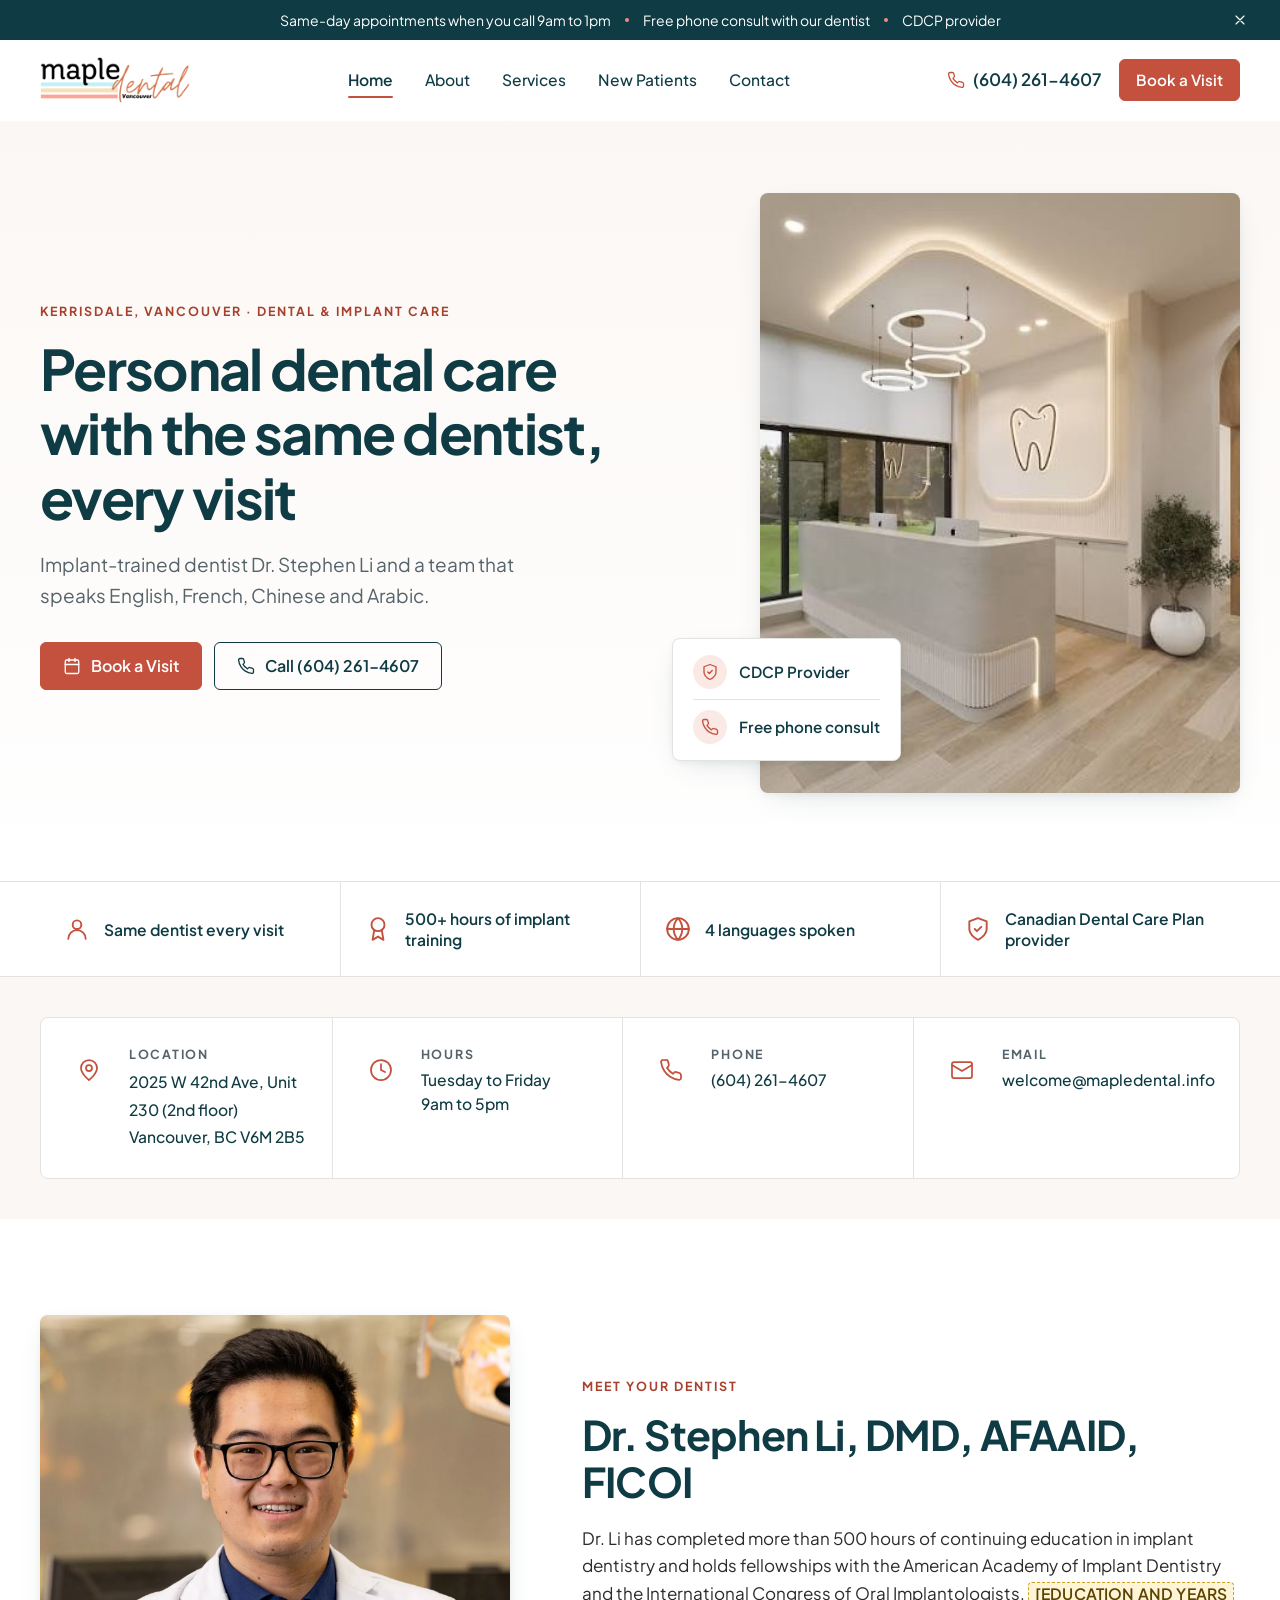
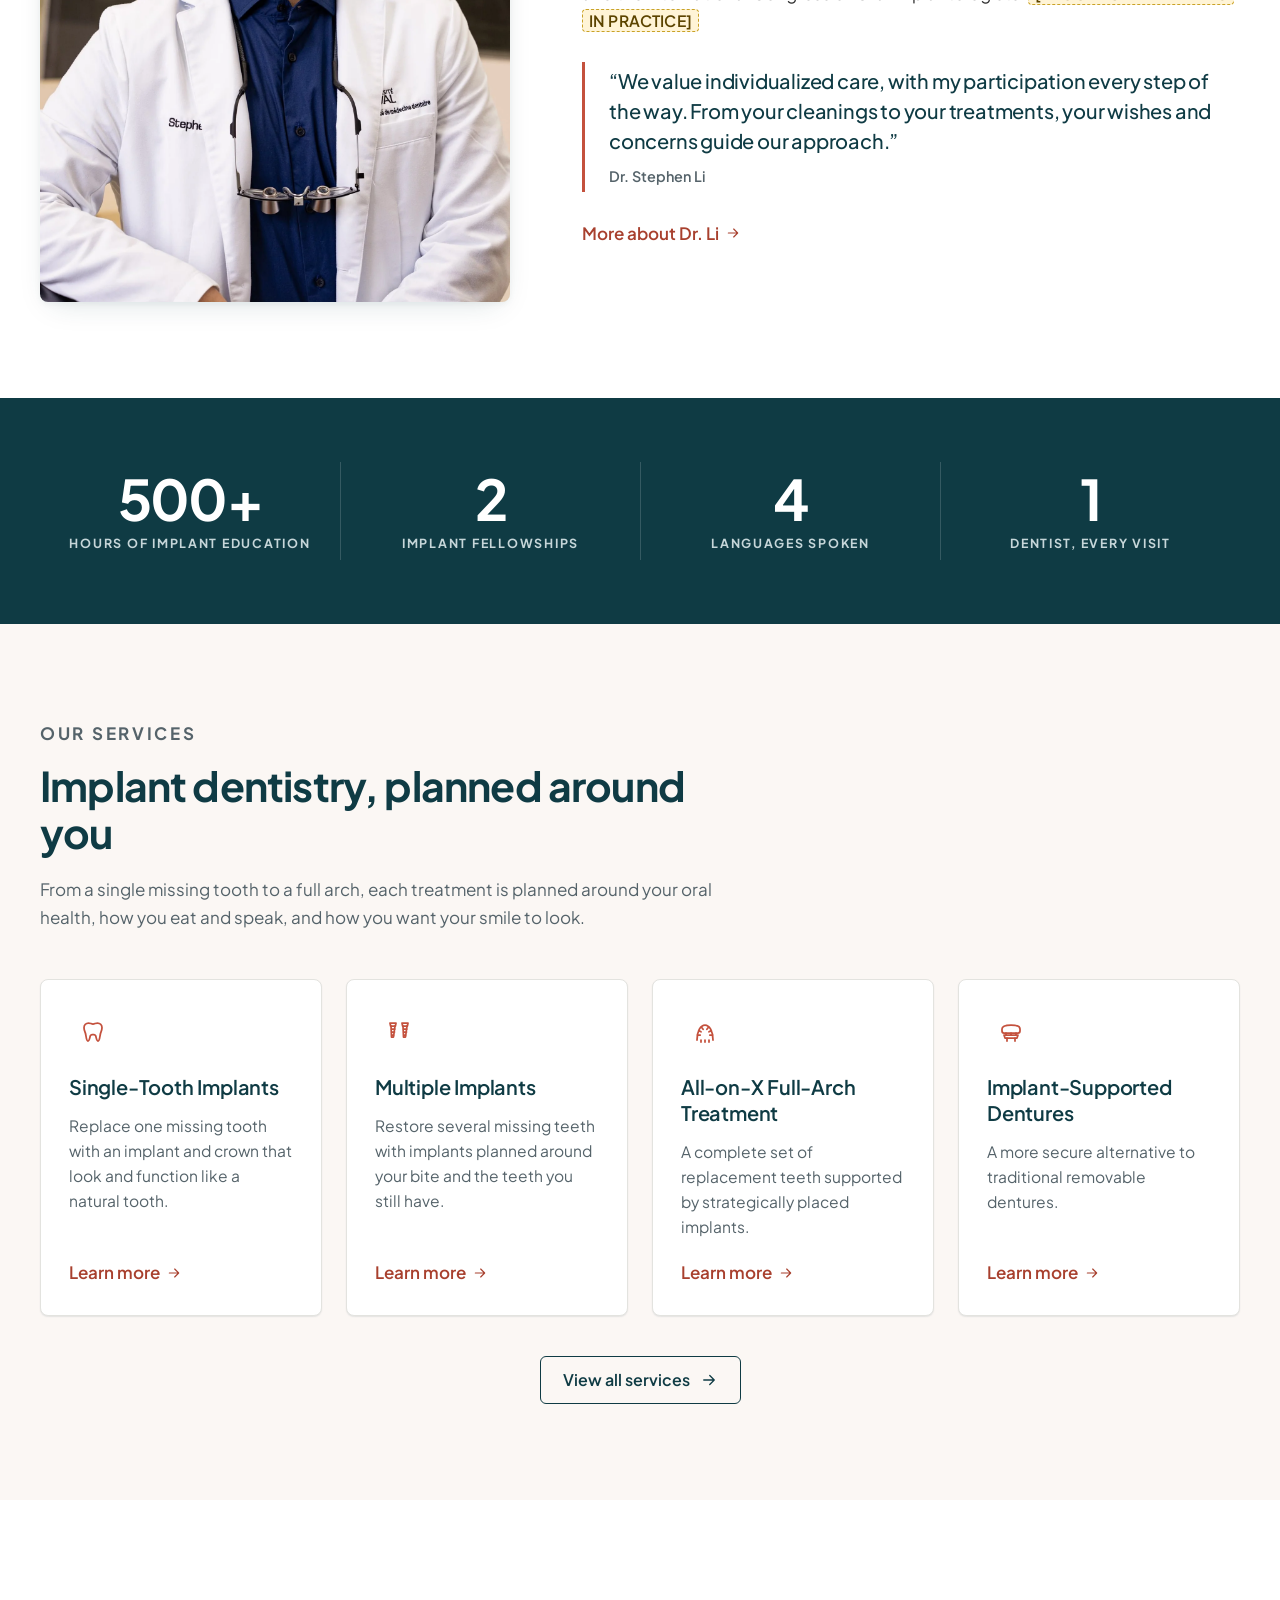
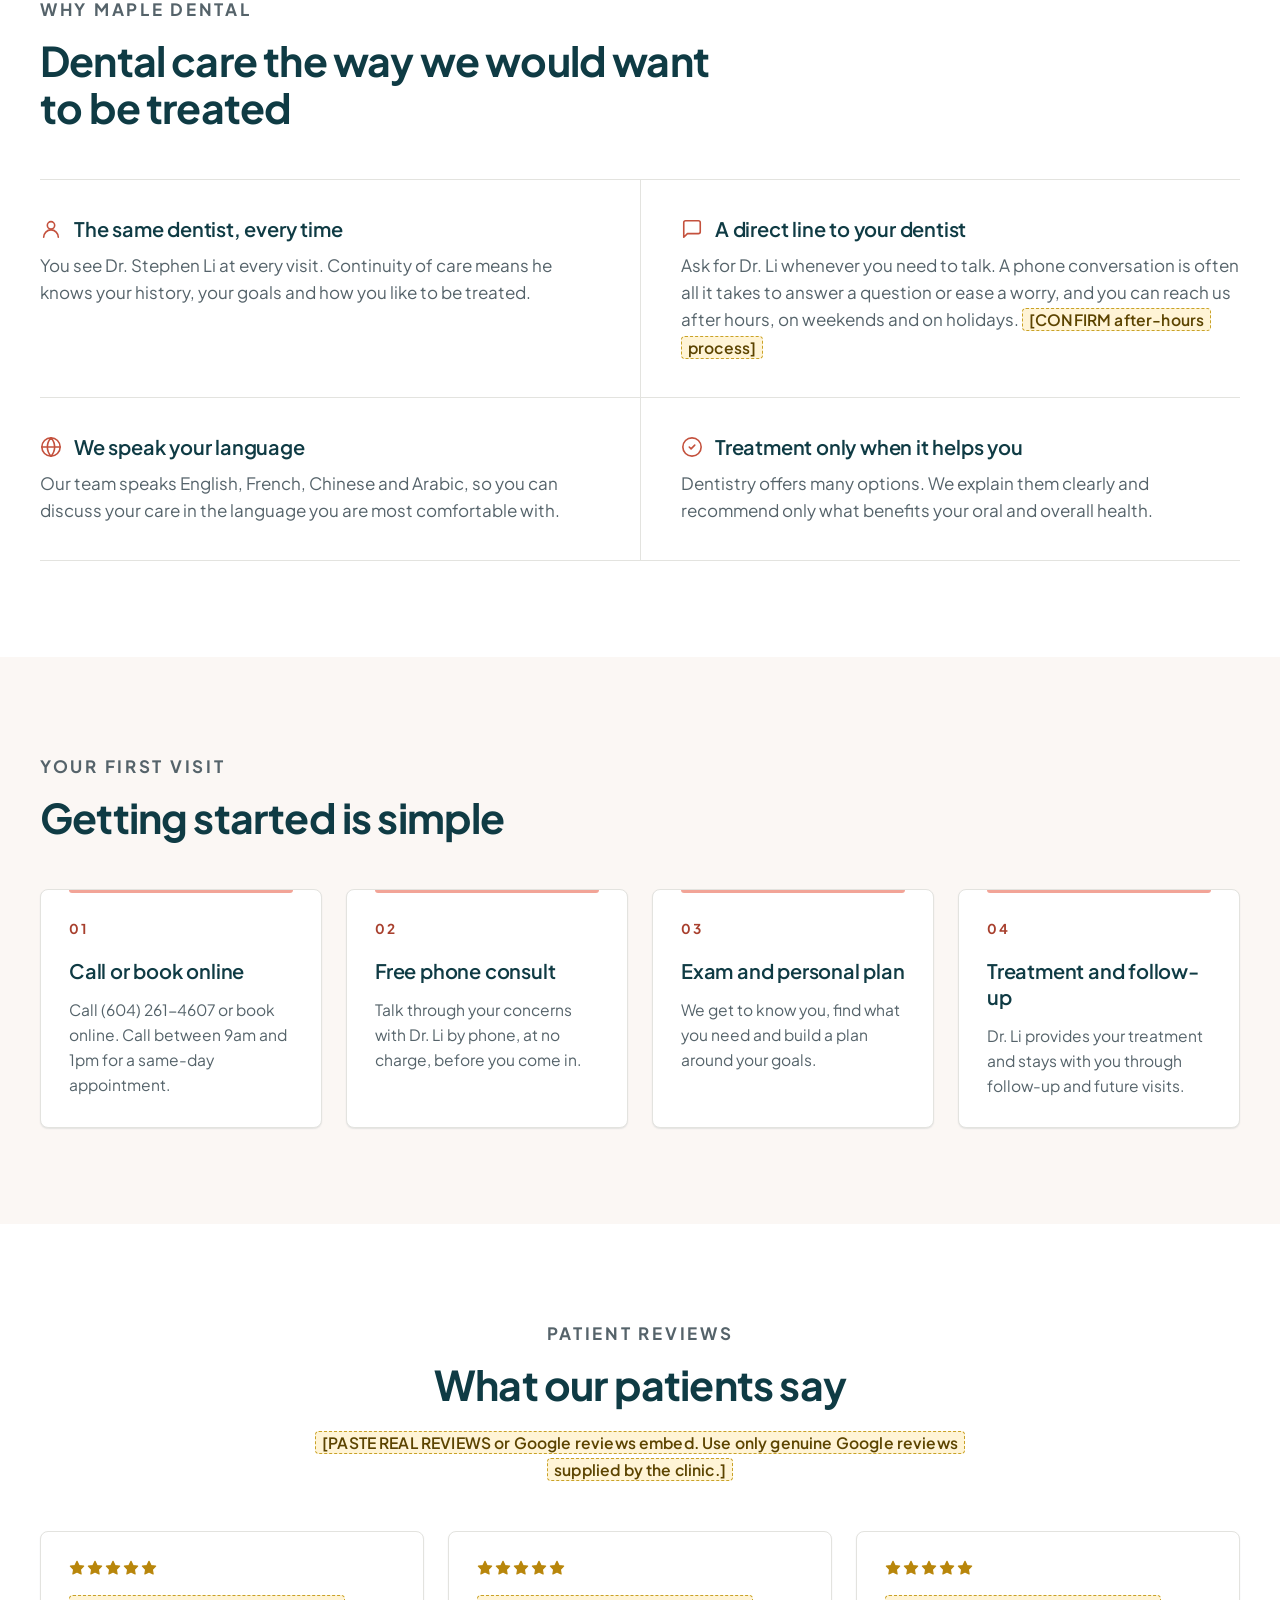
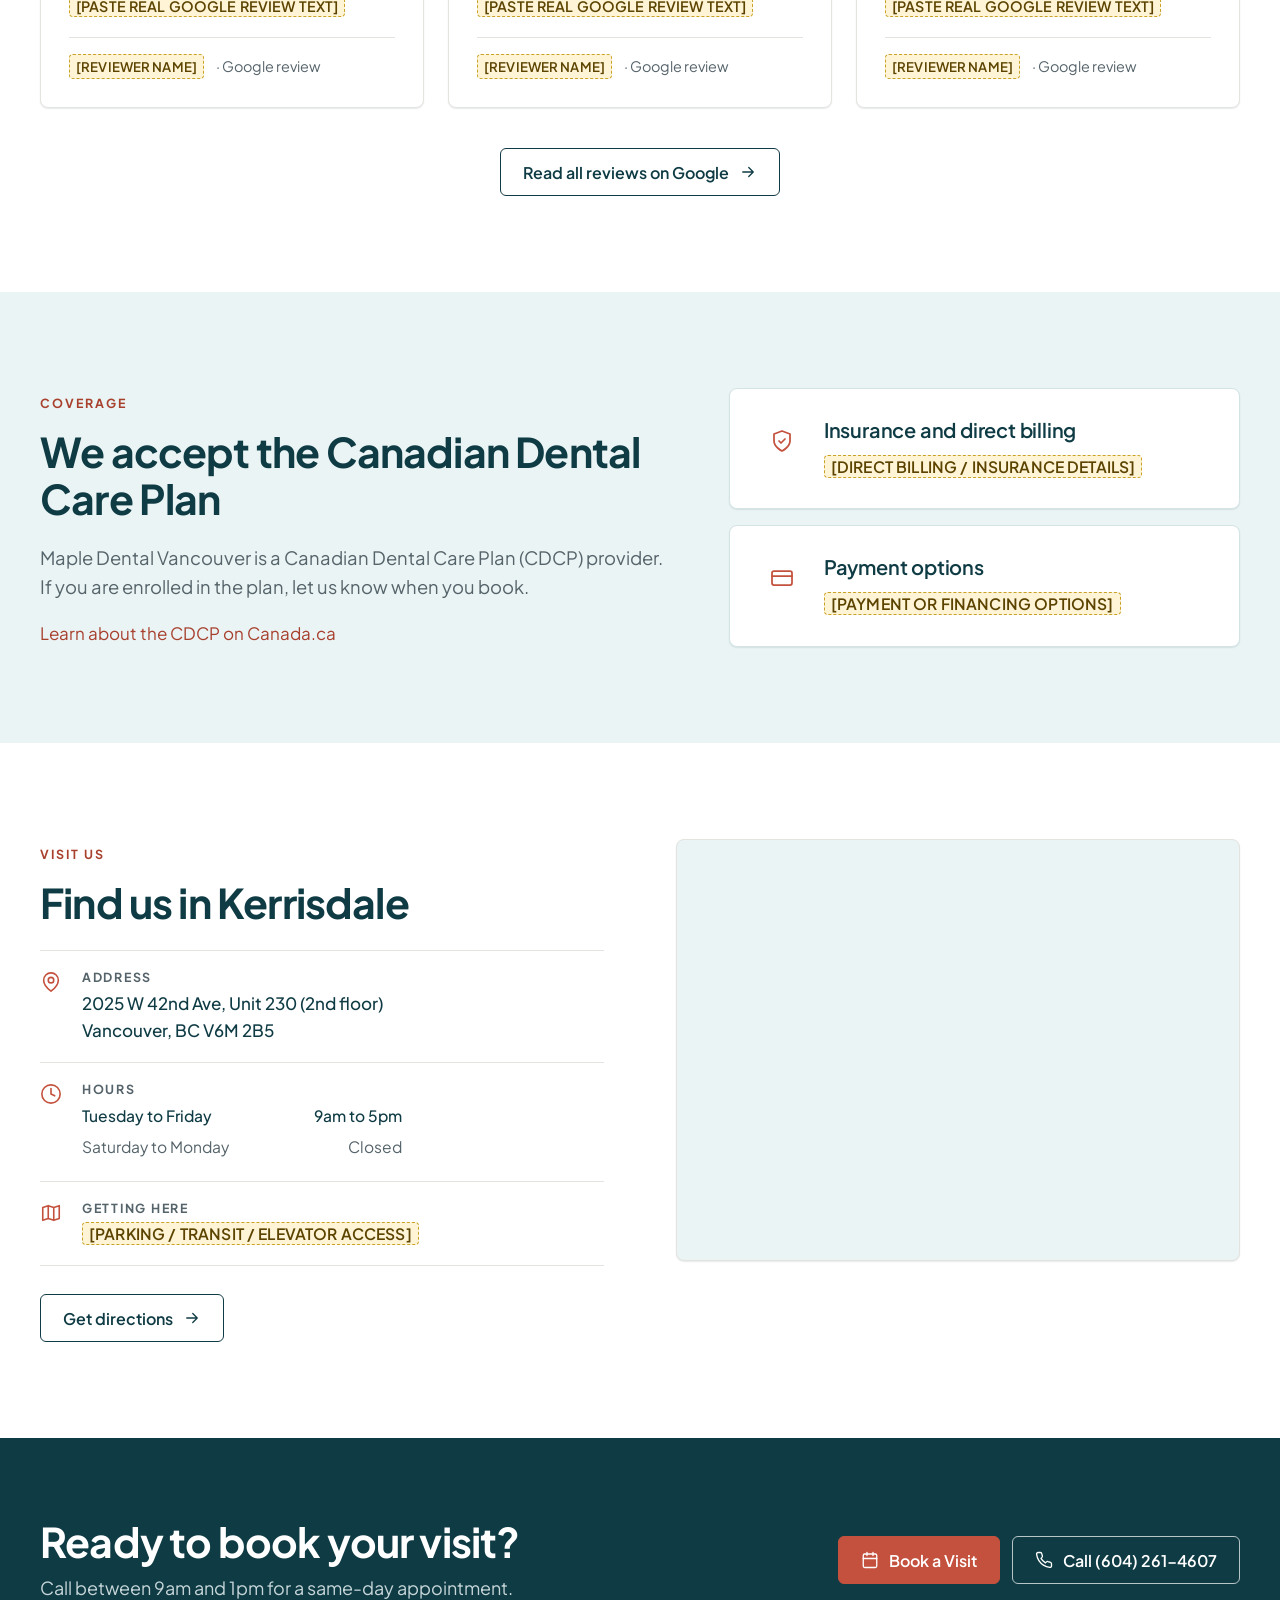
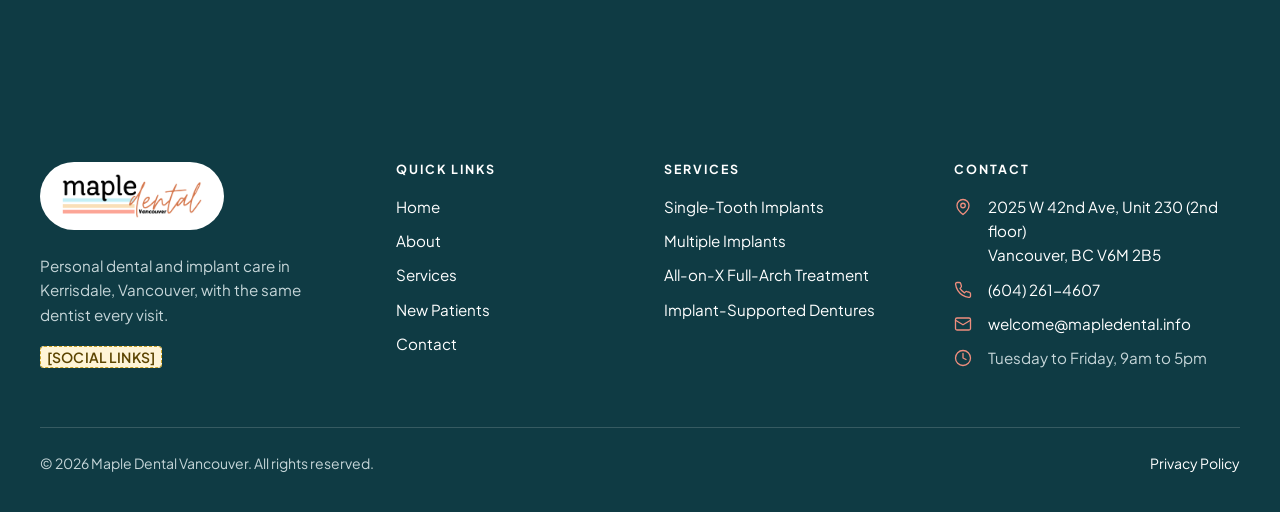
<file: index.html>
<!doctype html>
<html lang="en-CA">
<head>
  <meta charset="utf-8">
  <meta name="viewport" content="width=device-width, initial-scale=1">
  <title>Maple Dental Vancouver | Kerrisdale Dentist & Dental Implants</title>
  <meta name="description" content="Kerrisdale dentist Dr. Stephen Li offers dental implant care with the same dentist every visit. We speak English, French, Chinese and Arabic and are a CDCP provider.">
  <link rel="canonical" href="https://mapledental.info/">
  <meta property="og:type" content="website">
  <meta property="og:site_name" content="Maple Dental Vancouver">
  <meta property="og:title" content="Maple Dental Vancouver | Kerrisdale Dentist & Dental Implants">
  <meta property="og:description" content="Kerrisdale dentist Dr. Stephen Li offers dental implant care with the same dentist every visit. We speak English, French, Chinese and Arabic and are a CDCP provider.">
  <meta property="og:url" content="https://mapledental.info/">
  <meta property="og:image" content="https://mapledental.info/assets/img/dr-stephen-li.jpg">
  <meta property="og:locale" content="en_CA">
  <meta name="twitter:card" content="summary_large_image">
  <meta name="theme-color" content="#0f3b44">
  <link rel="icon" type="image/png" href="/assets/img/favicon.png">
  <link rel="preconnect" href="https://fonts.googleapis.com">
  <link rel="preconnect" href="https://fonts.gstatic.com" crossorigin>
  <link href="https://fonts.googleapis.com/css2?family=Plus+Jakarta+Sans:wght@400;500;600;700&display=swap" rel="stylesheet">
  <link rel="stylesheet" href="/assets/css/styles.css">
  <script>document.documentElement.classList.add('js')</script>
  <script type="application/ld+json">{"@context": "https://schema.org", "@type": "Dentist", "@id": "https://mapledental.info/#dentist", "name": "Maple Dental Vancouver", "url": "https://mapledental.info/", "logo": "https://mapledental.info/assets/img/maple-dental-logo.png", "image": "https://mapledental.info/assets/img/dr-stephen-li.jpg", "telephone": "+1-604-261-4607", "email": "welcome@mapledental.info", "address": {"@type": "PostalAddress", "streetAddress": "2025 W 42nd Ave, Unit 230", "addressLocality": "Vancouver", "addressRegion": "BC", "postalCode": "V6M 2B5", "addressCountry": "CA"}, "areaServed": "Kerrisdale, Vancouver, BC", "openingHoursSpecification": [{"@type": "OpeningHoursSpecification", "dayOfWeek": ["Tuesday", "Wednesday", "Thursday", "Friday"], "opens": "09:00", "closes": "17:00"}], "knowsLanguage": ["en", "fr", "zh", "ar"], "availableService": [{"@type": "MedicalProcedure", "name": "Single-Tooth Implants"}, {"@type": "MedicalProcedure", "name": "Multiple Implants"}, {"@type": "MedicalProcedure", "name": "All-on-X Full-Arch Treatment"}, {"@type": "MedicalProcedure", "name": "Implant-Supported Dentures"}], "employee": {"@type": "Person", "name": "Dr. Stephen Li", "jobTitle": "Dentist", "honorificSuffix": "DMD, AFAAID, FICOI"}}</script>
</head><body>
  <a class="skip-link" href="#main">Skip to content</a>

  <div class="announce" data-announce>
    <div class="container announce__inner">
      <ul class="announce__list" aria-label="Clinic highlights">
        <li>Same-day appointments when you call 9am to 1pm</li>
        <li>Free phone consult with our dentist</li>
        <li>CDCP provider</li>
      </ul>
      <button class="announce__close" type="button" data-announce-close aria-label="Dismiss announcement"><svg viewBox="0 0 24 24" fill="none" stroke="currentColor" stroke-width="1.75" stroke-linecap="round" stroke-linejoin="round" aria-hidden="true" focusable="false"><path d="M18 6 6 18M6 6l12 12"/></svg></button>
    </div>
  </div>

  <header class="site-header">
    <div class="container header__inner">
      <a class="brand" href="/" aria-label="Maple Dental Vancouver, home">
        <img src="/assets/img/maple-dental-logo.png" width="720" height="223" alt="Maple Dental Vancouver logo">
      </a>
      <nav class="nav" id="site-nav" aria-label="Main">
        <ul class="nav__list">
          <li><a class="nav__link" href="/" aria-current="page">Home</a></li>
          <li><a class="nav__link" href="/about/">About</a></li>
          <li><a class="nav__link" href="/services/">Services</a></li>
          <li><a class="nav__link" href="/new-patients/">New Patients</a></li>
          <li><a class="nav__link" href="/contact/">Contact</a></li>
        </ul>
        <div class="nav__mobile-cta">
          <a class="btn btn--primary" href="tel:+16042614607"><svg viewBox="0 0 24 24" fill="none" stroke="currentColor" stroke-width="1.75" stroke-linecap="round" stroke-linejoin="round" aria-hidden="true" focusable="false"><rect x="3" y="4" width="18" height="18" rx="2"/><path d="M16 2v4M8 2v4M3 10h18"/></svg>Book a Visit</a>
          <a class="btn btn--outline" href="tel:+16042614607"><svg viewBox="0 0 24 24" fill="none" stroke="currentColor" stroke-width="1.75" stroke-linecap="round" stroke-linejoin="round" aria-hidden="true" focusable="false"><path d="M22 16.9v3a2 2 0 0 1-2.2 2 19.8 19.8 0 0 1-8.6-3.1 19.5 19.5 0 0 1-6-6A19.8 19.8 0 0 1 2.1 4.2 2 2 0 0 1 4.1 2h3a2 2 0 0 1 2 1.7c.1.9.4 1.8.7 2.7a2 2 0 0 1-.5 2.1L8 9.8a16 16 0 0 0 6 6l1.3-1.3a2 2 0 0 1 2.1-.4c.9.3 1.8.6 2.7.7a2 2 0 0 1 1.7 2z"/></svg>Call (604) 261-4607</a>
        </div>
      </nav>
      <div class="header__actions">
        <a class="header__phone" href="tel:+16042614607" aria-label="Call (604) 261-4607"><svg viewBox="0 0 24 24" fill="none" stroke="currentColor" stroke-width="1.75" stroke-linecap="round" stroke-linejoin="round" aria-hidden="true" focusable="false"><path d="M22 16.9v3a2 2 0 0 1-2.2 2 19.8 19.8 0 0 1-8.6-3.1 19.5 19.5 0 0 1-6-6A19.8 19.8 0 0 1 2.1 4.2 2 2 0 0 1 4.1 2h3a2 2 0 0 1 2 1.7c.1.9.4 1.8.7 2.7a2 2 0 0 1-.5 2.1L8 9.8a16 16 0 0 0 6 6l1.3-1.3a2 2 0 0 1 2.1-.4c.9.3 1.8.6 2.7.7a2 2 0 0 1 1.7 2z"/></svg><span>(604) 261-4607</span></a>
        <!-- [ONLINE BOOKING URL]: set BOOKING_URL in src/build.py -->
        <a class="btn btn--primary btn--sm" href="tel:+16042614607">Book a Visit</a>
      </div>
      <button class="menu-toggle" type="button" aria-expanded="false" aria-controls="site-nav" aria-label="Open menu">
        <svg class="icon-open" viewBox="0 0 24 24" fill="none" stroke="currentColor" stroke-width="1.75" stroke-linecap="round" stroke-linejoin="round" aria-hidden="true" focusable="false"><path d="M4 6h16M4 12h16M4 18h16"/></svg><svg class="icon-close" viewBox="0 0 24 24" fill="none" stroke="currentColor" stroke-width="1.75" stroke-linecap="round" stroke-linejoin="round" aria-hidden="true" focusable="false"><path d="M18 6 6 18M6 6l12 12"/></svg>
      </button>
    </div>
  </header>

  <main id="main">

    <!-- 1. Hero -->
    <section class="hero" aria-labelledby="hero-title">
      <div class="container hero__grid">
        <div class="reveal">
          <p class="eyebrow">Kerrisdale, Vancouver &middot; Dental &amp; implant care</p>
          <h1 id="hero-title">Personal dental care with the same dentist, every visit</h1>
          <p class="hero__sub">Implant-trained dentist Dr. Stephen Li and a team that speaks English, French, Chinese and Arabic.</p>
          <div class="btn-row">
            <a class="btn btn--primary" href="tel:+16042614607"><svg viewBox="0 0 24 24" fill="none" stroke="currentColor" stroke-width="1.75" stroke-linecap="round" stroke-linejoin="round" aria-hidden="true" focusable="false"><rect x="3" y="4" width="18" height="18" rx="2"/><path d="M16 2v4M8 2v4M3 10h18"/></svg>Book a Visit</a>
            <a class="btn btn--outline" href="tel:+16042614607"><svg viewBox="0 0 24 24" fill="none" stroke="currentColor" stroke-width="1.75" stroke-linecap="round" stroke-linejoin="round" aria-hidden="true" focusable="false"><path d="M22 16.9v3a2 2 0 0 1-2.2 2 19.8 19.8 0 0 1-8.6-3.1 19.5 19.5 0 0 1-6-6A19.8 19.8 0 0 1 2.1 4.2 2 2 0 0 1 4.1 2h3a2 2 0 0 1 2 1.7c.1.9.4 1.8.7 2.7a2 2 0 0 1-.5 2.1L8 9.8a16 16 0 0 0 6 6l1.3-1.3a2 2 0 0 1 2.1-.4c.9.3 1.8.6 2.7.7a2 2 0 0 1 1.7 2z"/></svg>Call (604) 261-4607</a>
          </div>
        </div>
        <div class="hero__media reveal">
          <img class="hero__img" src="/assets/img/clinic-reception.jpg" width="399" height="501" fetchpriority="high"
               alt="Bright reception area with a curved white front desk, warm ring pendant lights and an illuminated tooth logo on the wall">
          <!-- Hero photo is only 399x501px; replace with a 1000px+ wide version for sharp display. -->

          <div class="float-card">
            <div class="float-card__item"><span class="float-card__icon"><svg viewBox="0 0 24 24" fill="none" stroke="currentColor" stroke-width="1.75" stroke-linecap="round" stroke-linejoin="round" aria-hidden="true" focusable="false"><path d="M12 22s8-4 8-10V5l-8-3-8 3v7c0 6 8 10 8 10z"/><path d="m9 12 2 2 4-4"/></svg></span>CDCP Provider</div>
            <div class="float-card__item"><span class="float-card__icon"><svg viewBox="0 0 24 24" fill="none" stroke="currentColor" stroke-width="1.75" stroke-linecap="round" stroke-linejoin="round" aria-hidden="true" focusable="false"><path d="M22 16.9v3a2 2 0 0 1-2.2 2 19.8 19.8 0 0 1-8.6-3.1 19.5 19.5 0 0 1-6-6A19.8 19.8 0 0 1 2.1 4.2 2 2 0 0 1 4.1 2h3a2 2 0 0 1 2 1.7c.1.9.4 1.8.7 2.7a2 2 0 0 1-.5 2.1L8 9.8a16 16 0 0 0 6 6l1.3-1.3a2 2 0 0 1 2.1-.4c.9.3 1.8.6 2.7.7a2 2 0 0 1 1.7 2z"/></svg></span>Free phone consult</div>
          </div>
        </div>
      </div>
    </section>

    <!-- 2. Trust strip -->
    <section class="trust" aria-label="Why patients trust us">
      <div class="container">
        <ul class="trust__list" data-stagger>
          <li class="trust__item reveal"><svg viewBox="0 0 24 24" fill="none" stroke="currentColor" stroke-width="1.75" stroke-linecap="round" stroke-linejoin="round" aria-hidden="true" focusable="false"><circle cx="12" cy="8" r="4"/><path d="M4 21a8 8 0 0 1 16 0"/></svg><span>Same dentist every visit</span></li>
          <li class="trust__item reveal"><svg viewBox="0 0 24 24" fill="none" stroke="currentColor" stroke-width="1.75" stroke-linecap="round" stroke-linejoin="round" aria-hidden="true" focusable="false"><circle cx="12" cy="8" r="6"/><path d="M15.5 13 17 22l-5-3-5 3 1.5-9"/></svg><span>500+ hours of implant training</span></li>
          <li class="trust__item reveal"><svg viewBox="0 0 24 24" fill="none" stroke="currentColor" stroke-width="1.75" stroke-linecap="round" stroke-linejoin="round" aria-hidden="true" focusable="false"><circle cx="12" cy="12" r="10"/><path d="M2 12h20M12 2a15.3 15.3 0 0 1 4 10 15.3 15.3 0 0 1-4 10 15.3 15.3 0 0 1-4-10 15.3 15.3 0 0 1 4-10z"/></svg><span>4 languages spoken</span></li>
          <li class="trust__item reveal"><svg viewBox="0 0 24 24" fill="none" stroke="currentColor" stroke-width="1.75" stroke-linecap="round" stroke-linejoin="round" aria-hidden="true" focusable="false"><path d="M12 22s8-4 8-10V5l-8-3-8 3v7c0 6 8 10 8 10z"/><path d="m9 12 2 2 4-4"/></svg><span>Canadian Dental Care Plan provider</span></li>
        </ul>
      </div>
    </section>

    <!-- 3. Quick info -->
    <section class="section section--tight section--cream" aria-labelledby="info-title">
      <div class="container">
        <h2 id="info-title" class="sr-only">Clinic information</h2>
        <div class="info-grid reveal">
          <div class="info-item">
            <span class="icon-tile"><svg viewBox="0 0 24 24" fill="none" stroke="currentColor" stroke-width="1.75" stroke-linecap="round" stroke-linejoin="round" aria-hidden="true" focusable="false"><path d="M20 10c0 6-8 12-8 12s-8-6-8-12a8 8 0 0 1 16 0z"/><circle cx="12" cy="10" r="3"/></svg></span>
            <div><h3>Location</h3><address><a href="https://www.google.com/maps/search/?api=1&query=2025+W+42nd+Ave+Unit+230+Vancouver+BC+V6M+2B5" target="_blank" rel="noopener">2025 W 42nd Ave, Unit 230 (2nd floor)<br>Vancouver, BC V6M 2B5<span class="sr-only"> (opens Google Maps)</span></a></address></div>
          </div>
          <div class="info-item">
            <span class="icon-tile"><svg viewBox="0 0 24 24" fill="none" stroke="currentColor" stroke-width="1.75" stroke-linecap="round" stroke-linejoin="round" aria-hidden="true" focusable="false"><circle cx="12" cy="12" r="10"/><path d="M12 6v6l4 2"/></svg></span>
            <div><h3>Hours</h3><p>Tuesday to Friday<br>9am to 5pm</p></div>
          </div>
          <div class="info-item">
            <span class="icon-tile"><svg viewBox="0 0 24 24" fill="none" stroke="currentColor" stroke-width="1.75" stroke-linecap="round" stroke-linejoin="round" aria-hidden="true" focusable="false"><path d="M22 16.9v3a2 2 0 0 1-2.2 2 19.8 19.8 0 0 1-8.6-3.1 19.5 19.5 0 0 1-6-6A19.8 19.8 0 0 1 2.1 4.2 2 2 0 0 1 4.1 2h3a2 2 0 0 1 2 1.7c.1.9.4 1.8.7 2.7a2 2 0 0 1-.5 2.1L8 9.8a16 16 0 0 0 6 6l1.3-1.3a2 2 0 0 1 2.1-.4c.9.3 1.8.6 2.7.7a2 2 0 0 1 1.7 2z"/></svg></span>
            <div><h3>Phone</h3><p><a href="tel:+16042614607">(604) 261-4607</a></p></div>
          </div>
          <div class="info-item">
            <span class="icon-tile"><svg viewBox="0 0 24 24" fill="none" stroke="currentColor" stroke-width="1.75" stroke-linecap="round" stroke-linejoin="round" aria-hidden="true" focusable="false"><rect x="2" y="4" width="20" height="16" rx="2"/><path d="m22 7-10 6L2 7"/></svg></span>
            <div><h3>Email</h3><p><a href="mailto:welcome@mapledental.info">welcome@mapledental.info</a></p></div>
          </div>
        </div>
      </div>
    </section>

    <!-- 4. Meet your dentist -->
    <section class="section" aria-labelledby="dentist-title">
      <div class="container split split--5-7">
        <div class="reveal">
          <div class="portrait">
            <picture>
              <source srcset="/assets/img/dr-stephen-li.webp" type="image/webp">
              <img src="/assets/img/dr-stephen-li.jpg" width="1200" height="1630" loading="lazy" decoding="async"
                   alt="Dr. Stephen Li, dentist at Maple Dental Vancouver, smiling in a white clinic coat in a treatment room">
            </picture>
          </div>
        </div>
        <div class="reveal">
          <p class="eyebrow">Meet your dentist</p>
          <h2 id="dentist-title">Dr. Stephen Li, DMD, AFAAID, FICOI</h2>
          <p>Dr. Li has completed more than 500 hours of continuing education in implant dentistry and holds fellowships with the American Academy of Implant Dentistry and the International Congress of Oral Implantologists. <span class="ph">[EDUCATION AND YEARS IN PRACTICE]</span></p>
          <blockquote class="pull-quote">
            <p>&ldquo;We value individualized care, with my participation every step of the way. From your cleanings to your treatments, your wishes and concerns guide our approach.&rdquo;</p>
            <cite>Dr. Stephen Li</cite>
          </blockquote>
          <a class="link-arrow" href="/about/#dr-li">More about Dr. Li<svg viewBox="0 0 24 24" fill="none" stroke="currentColor" stroke-width="1.75" stroke-linecap="round" stroke-linejoin="round" aria-hidden="true" focusable="false"><path d="M5 12h14M13 6l6 6-6 6"/></svg></a>
        </div>
      </div>
    </section>

    <!-- 5. Stats -->
    <section class="section section--dark section--tight on-dark" aria-label="Maple Dental at a glance" style="padding:64px 0">
      <div class="container">
        <dl class="stats" data-stagger>
          <div class="stat reveal"><dt>Hours of implant education</dt><dd>500+</dd></div>
          <div class="stat reveal"><dt>Implant fellowships</dt><dd>2</dd></div>
          <div class="stat reveal"><dt>Languages spoken</dt><dd>4</dd></div>
          <div class="stat reveal"><dt>Dentist, every visit</dt><dd>1</dd></div>
        </dl>
      </div>
    </section>

    <!-- 6. Services -->
    <section class="section section--cream" aria-labelledby="services-title">
      <div class="container">
        <div class="section-head reveal">
          <p class="eyebrow">Our services</p>
          <h2 id="services-title">Implant dentistry, planned around you</h2>
          <p>From a single missing tooth to a full arch, each treatment is planned around your oral health, how you eat and speak, and how you want your smile to look.</p>
        </div>
        <div class="cards cards--4" data-stagger>
          <article class="card reveal">
            <span class="icon-tile"><svg viewBox="0 0 24 24" fill="none" stroke="currentColor" stroke-width="1.75" stroke-linecap="round" stroke-linejoin="round" aria-hidden="true" focusable="false"><path d="M7.5 3C5 3 3 5 3 7.7c0 2.2.8 3.6 1.4 5.4.7 2.1.8 7.9 2.6 7.9 1.6 0 1.7-3.8 2.4-5.3.4-.8.9-1.2 1.6-1.2h2c.7 0 1.2.4 1.6 1.2.7 1.5.8 5.3 2.4 5.3 1.8 0 1.9-5.8 2.6-7.9.6-1.8 1.4-3.2 1.4-5.4C21 5 19 3 16.5 3c-1.9 0-2.8 1-4.5 1S9.4 3 7.5 3z"/></svg></span>
            <h3>Single-Tooth Implants</h3>
            <p>Replace one missing tooth with an implant and crown that look and function like a natural tooth.</p>
            <a class="link-arrow" href="/services/#single-tooth-implants">Learn more<span class="sr-only"> about Single-Tooth Implants</span><svg viewBox="0 0 24 24" fill="none" stroke="currentColor" stroke-width="1.75" stroke-linecap="round" stroke-linejoin="round" aria-hidden="true" focusable="false"><path d="M5 12h14M13 6l6 6-6 6"/></svg></a>
          </article>
          <article class="card reveal">
            <span class="icon-tile"><svg viewBox="0 0 24 24" fill="none" stroke="currentColor" stroke-width="1.75" stroke-linecap="round" stroke-linejoin="round" aria-hidden="true" focusable="false"><path d="M3 3h6l-.6 3H3.6zM15 3h6l-.6 3h-4.8z"/><path d="M4 9h4M4.5 12h3M5 15h2M16 9h4M16.5 12h3M17 15h2M4 6l.5 11h2L8 6M16 6l.5 11h2L20 6"/></svg></span>
            <h3>Multiple Implants</h3>
            <p>Restore several missing teeth with implants planned around your bite and the teeth you still have.</p>
            <a class="link-arrow" href="/services/#multiple-implants">Learn more<span class="sr-only"> about Multiple Implants</span><svg viewBox="0 0 24 24" fill="none" stroke="currentColor" stroke-width="1.75" stroke-linecap="round" stroke-linejoin="round" aria-hidden="true" focusable="false"><path d="M5 12h14M13 6l6 6-6 6"/></svg></a>
          </article>
          <article class="card reveal">
            <span class="icon-tile"><svg viewBox="0 0 24 24" fill="none" stroke="currentColor" stroke-width="1.75" stroke-linecap="round" stroke-linejoin="round" aria-hidden="true" focusable="false"><path d="M4 20c0-8.8 3.6-15 8-15s8 6.2 8 15"/><path d="M4.6 15h2.6M5.7 10.6l2.3 1.2M8.5 7.3l1.6 2M15.5 7.3l-1.6 2M18.3 10.6 16 11.8M19.4 15h-2.6"/><path d="M8 20v2M12 20v2M16 20v2" /></svg></span>
            <h3>All-on-X Full-Arch Treatment</h3>
            <p>A complete set of replacement teeth supported by strategically placed implants.</p>
            <a class="link-arrow" href="/services/#all-on-x">Learn more<span class="sr-only"> about All-on-X Full-Arch Treatment</span><svg viewBox="0 0 24 24" fill="none" stroke="currentColor" stroke-width="1.75" stroke-linecap="round" stroke-linejoin="round" aria-hidden="true" focusable="false"><path d="M5 12h14M13 6l6 6-6 6"/></svg></a>
          </article>
          <article class="card reveal">
            <span class="icon-tile"><svg viewBox="0 0 24 24" fill="none" stroke="currentColor" stroke-width="1.75" stroke-linecap="round" stroke-linejoin="round" aria-hidden="true" focusable="false"><path d="M3 9c0-2 2-4 9-4s9 2 9 4v2c0 1-1 2-2 2H5c-1 0-2-1-2-2z"/><path d="M7 13v2M12 13v2M17 13v2M5 15h14l-1 3H6z"/><path d="M8 18v3M16 18v3"/></svg></span>
            <h3>Implant-Supported Dentures</h3>
            <p>A more secure alternative to traditional removable dentures.</p>
            <a class="link-arrow" href="/services/#implant-supported-dentures">Learn more<span class="sr-only"> about Implant-Supported Dentures</span><svg viewBox="0 0 24 24" fill="none" stroke="currentColor" stroke-width="1.75" stroke-linecap="round" stroke-linejoin="round" aria-hidden="true" focusable="false"><path d="M5 12h14M13 6l6 6-6 6"/></svg></a>
          </article>
        </div>
        <!-- Fifth card "General & Preventive Care": add ONLY once the client confirms [CONFIRM: cleanings, exams, fillings?] -->
        <div class="section-foot"><a class="btn btn--outline" href="/services/">View all services<svg viewBox="0 0 24 24" fill="none" stroke="currentColor" stroke-width="1.75" stroke-linecap="round" stroke-linejoin="round" aria-hidden="true" focusable="false"><path d="M5 12h14M13 6l6 6-6 6"/></svg></a></div>
      </div>
    </section>

    <!-- 7. Why Maple Dental -->
    <section class="section" aria-labelledby="why-title">
      <div class="container">
        <div class="section-head reveal">
          <p class="eyebrow">Why Maple Dental</p>
          <h2 id="why-title">Dental care the way we would want to be treated</h2>
        </div>
        <div class="feature-grid" data-stagger>
          <div class="feature reveal">
            <h3><svg viewBox="0 0 24 24" fill="none" stroke="currentColor" stroke-width="1.75" stroke-linecap="round" stroke-linejoin="round" aria-hidden="true" focusable="false"><circle cx="12" cy="8" r="4"/><path d="M4 21a8 8 0 0 1 16 0"/></svg>The same dentist, every time</h3>
            <p>You see Dr. Stephen Li at every visit. Continuity of care means he knows your history, your goals and how you like to be treated.</p>
          </div>
          <div class="feature reveal">
            <h3><svg viewBox="0 0 24 24" fill="none" stroke="currentColor" stroke-width="1.75" stroke-linecap="round" stroke-linejoin="round" aria-hidden="true" focusable="false"><path d="M21 15a2 2 0 0 1-2 2H7l-4 4V5a2 2 0 0 1 2-2h14a2 2 0 0 1 2 2z"/></svg>A direct line to your dentist</h3>
            <p>Ask for Dr. Li whenever you need to talk. A phone conversation is often all it takes to answer a question or ease a worry, and you can reach us after hours, on weekends and on holidays. <span class="ph">[CONFIRM after-hours process]</span></p>
          </div>
          <div class="feature reveal">
            <h3><svg viewBox="0 0 24 24" fill="none" stroke="currentColor" stroke-width="1.75" stroke-linecap="round" stroke-linejoin="round" aria-hidden="true" focusable="false"><circle cx="12" cy="12" r="10"/><path d="M2 12h20M12 2a15.3 15.3 0 0 1 4 10 15.3 15.3 0 0 1-4 10 15.3 15.3 0 0 1-4-10 15.3 15.3 0 0 1 4-10z"/></svg>We speak your language</h3>
            <p>Our team speaks English, French, Chinese and Arabic, so you can discuss your care in the language you are most comfortable with.</p>
          </div>
          <div class="feature reveal">
            <h3><svg viewBox="0 0 24 24" fill="none" stroke="currentColor" stroke-width="1.75" stroke-linecap="round" stroke-linejoin="round" aria-hidden="true" focusable="false"><circle cx="12" cy="12" r="10"/><path d="m9 12 2 2 4-4"/></svg>Treatment only when it helps you</h3>
            <p>Dentistry offers many options. We explain them clearly and recommend only what benefits your oral and overall health.</p>
          </div>
        </div>
      </div>
    </section>

    <!-- 8. How it works -->
    <section class="section section--cream" aria-labelledby="steps-title">
      <div class="container">
        <div class="section-head reveal">
          <p class="eyebrow">Your first visit</p>
          <h2 id="steps-title">Getting started is simple</h2>
        </div>
        <div class="cards cards--4" data-stagger>
          <article class="card step-card reveal">
            <span class="step-num">01</span>
            <h3>Call or book online</h3>
            <p>Call (604) 261-4607 or book online. Call between 9am and 1pm for a same-day appointment.</p>
          </article>
          <article class="card step-card reveal">
            <span class="step-num">02</span>
            <h3>Free phone consult</h3>
            <p>Talk through your concerns with Dr. Li by phone, at no charge, before you come in.</p>
          </article>
          <article class="card step-card reveal">
            <span class="step-num">03</span>
            <h3>Exam and personal plan</h3>
            <p>We get to know you, find what you need and build a plan around your goals.</p>
          </article>
          <article class="card step-card reveal">
            <span class="step-num">04</span>
            <h3>Treatment and follow-up</h3>
            <p>Dr. Li provides your treatment and stays with you through follow-up and future visits.</p>
          </article>
        </div>
      </div>
    </section>

    <!-- 9. Reviews -->
    <section class="section" aria-labelledby="reviews-title">
      <div class="container">
        <div class="section-head section-head--center reveal">
          <p class="eyebrow">Patient reviews</p>
          <h2 id="reviews-title">What our patients say</h2>
          <p><span class="ph">[PASTE REAL REVIEWS or Google reviews embed. Use only genuine Google reviews supplied by the clinic.]</span></p>
        </div>
        <div class="cards cards--3" data-stagger>
          <article class="card review-card reveal">
            <div class="stars" aria-hidden="true"><svg viewBox="0 0 24 24" fill="none" stroke="currentColor" stroke-width="1.75" stroke-linecap="round" stroke-linejoin="round" aria-hidden="true" focusable="false"><path d="m12 2 3.1 6.3 6.9 1-5 4.9 1.2 6.8L12 17.8 5.8 21l1.2-6.8-5-4.9 6.9-1z" fill="currentColor"/></svg><svg viewBox="0 0 24 24" fill="none" stroke="currentColor" stroke-width="1.75" stroke-linecap="round" stroke-linejoin="round" aria-hidden="true" focusable="false"><path d="m12 2 3.1 6.3 6.9 1-5 4.9 1.2 6.8L12 17.8 5.8 21l1.2-6.8-5-4.9 6.9-1z" fill="currentColor"/></svg><svg viewBox="0 0 24 24" fill="none" stroke="currentColor" stroke-width="1.75" stroke-linecap="round" stroke-linejoin="round" aria-hidden="true" focusable="false"><path d="m12 2 3.1 6.3 6.9 1-5 4.9 1.2 6.8L12 17.8 5.8 21l1.2-6.8-5-4.9 6.9-1z" fill="currentColor"/></svg><svg viewBox="0 0 24 24" fill="none" stroke="currentColor" stroke-width="1.75" stroke-linecap="round" stroke-linejoin="round" aria-hidden="true" focusable="false"><path d="m12 2 3.1 6.3 6.9 1-5 4.9 1.2 6.8L12 17.8 5.8 21l1.2-6.8-5-4.9 6.9-1z" fill="currentColor"/></svg><svg viewBox="0 0 24 24" fill="none" stroke="currentColor" stroke-width="1.75" stroke-linecap="round" stroke-linejoin="round" aria-hidden="true" focusable="false"><path d="m12 2 3.1 6.3 6.9 1-5 4.9 1.2 6.8L12 17.8 5.8 21l1.2-6.8-5-4.9 6.9-1z" fill="currentColor"/></svg></div>
            <blockquote><p><span class="ph">[PASTE REAL GOOGLE REVIEW TEXT]</span></p></blockquote>
            <footer><span class="ph">[REVIEWER NAME]</span> &middot; Google review</footer>
          </article>
          <article class="card review-card reveal">
            <div class="stars" aria-hidden="true"><svg viewBox="0 0 24 24" fill="none" stroke="currentColor" stroke-width="1.75" stroke-linecap="round" stroke-linejoin="round" aria-hidden="true" focusable="false"><path d="m12 2 3.1 6.3 6.9 1-5 4.9 1.2 6.8L12 17.8 5.8 21l1.2-6.8-5-4.9 6.9-1z" fill="currentColor"/></svg><svg viewBox="0 0 24 24" fill="none" stroke="currentColor" stroke-width="1.75" stroke-linecap="round" stroke-linejoin="round" aria-hidden="true" focusable="false"><path d="m12 2 3.1 6.3 6.9 1-5 4.9 1.2 6.8L12 17.8 5.8 21l1.2-6.8-5-4.9 6.9-1z" fill="currentColor"/></svg><svg viewBox="0 0 24 24" fill="none" stroke="currentColor" stroke-width="1.75" stroke-linecap="round" stroke-linejoin="round" aria-hidden="true" focusable="false"><path d="m12 2 3.1 6.3 6.9 1-5 4.9 1.2 6.8L12 17.8 5.8 21l1.2-6.8-5-4.9 6.9-1z" fill="currentColor"/></svg><svg viewBox="0 0 24 24" fill="none" stroke="currentColor" stroke-width="1.75" stroke-linecap="round" stroke-linejoin="round" aria-hidden="true" focusable="false"><path d="m12 2 3.1 6.3 6.9 1-5 4.9 1.2 6.8L12 17.8 5.8 21l1.2-6.8-5-4.9 6.9-1z" fill="currentColor"/></svg><svg viewBox="0 0 24 24" fill="none" stroke="currentColor" stroke-width="1.75" stroke-linecap="round" stroke-linejoin="round" aria-hidden="true" focusable="false"><path d="m12 2 3.1 6.3 6.9 1-5 4.9 1.2 6.8L12 17.8 5.8 21l1.2-6.8-5-4.9 6.9-1z" fill="currentColor"/></svg></div>
            <blockquote><p><span class="ph">[PASTE REAL GOOGLE REVIEW TEXT]</span></p></blockquote>
            <footer><span class="ph">[REVIEWER NAME]</span> &middot; Google review</footer>
          </article>
          <article class="card review-card reveal">
            <div class="stars" aria-hidden="true"><svg viewBox="0 0 24 24" fill="none" stroke="currentColor" stroke-width="1.75" stroke-linecap="round" stroke-linejoin="round" aria-hidden="true" focusable="false"><path d="m12 2 3.1 6.3 6.9 1-5 4.9 1.2 6.8L12 17.8 5.8 21l1.2-6.8-5-4.9 6.9-1z" fill="currentColor"/></svg><svg viewBox="0 0 24 24" fill="none" stroke="currentColor" stroke-width="1.75" stroke-linecap="round" stroke-linejoin="round" aria-hidden="true" focusable="false"><path d="m12 2 3.1 6.3 6.9 1-5 4.9 1.2 6.8L12 17.8 5.8 21l1.2-6.8-5-4.9 6.9-1z" fill="currentColor"/></svg><svg viewBox="0 0 24 24" fill="none" stroke="currentColor" stroke-width="1.75" stroke-linecap="round" stroke-linejoin="round" aria-hidden="true" focusable="false"><path d="m12 2 3.1 6.3 6.9 1-5 4.9 1.2 6.8L12 17.8 5.8 21l1.2-6.8-5-4.9 6.9-1z" fill="currentColor"/></svg><svg viewBox="0 0 24 24" fill="none" stroke="currentColor" stroke-width="1.75" stroke-linecap="round" stroke-linejoin="round" aria-hidden="true" focusable="false"><path d="m12 2 3.1 6.3 6.9 1-5 4.9 1.2 6.8L12 17.8 5.8 21l1.2-6.8-5-4.9 6.9-1z" fill="currentColor"/></svg><svg viewBox="0 0 24 24" fill="none" stroke="currentColor" stroke-width="1.75" stroke-linecap="round" stroke-linejoin="round" aria-hidden="true" focusable="false"><path d="m12 2 3.1 6.3 6.9 1-5 4.9 1.2 6.8L12 17.8 5.8 21l1.2-6.8-5-4.9 6.9-1z" fill="currentColor"/></svg></div>
            <blockquote><p><span class="ph">[PASTE REAL GOOGLE REVIEW TEXT]</span></p></blockquote>
            <footer><span class="ph">[REVIEWER NAME]</span> &middot; Google review</footer>
          </article>
        </div>
        <!-- [CORRECT GOOGLE REVIEWS URL]: set REVIEWS_URL in src/build.py -->
        <div class="section-foot"><a class="btn btn--outline" href="https://www.google.com/maps/search/?api=1&query=Maple+Dental+Vancouver+2025+W+42nd+Ave+Vancouver" target="_blank" rel="noopener">Read all reviews on Google<span class="sr-only"> (opens in a new tab)</span><svg viewBox="0 0 24 24" fill="none" stroke="currentColor" stroke-width="1.75" stroke-linecap="round" stroke-linejoin="round" aria-hidden="true" focusable="false"><path d="M5 12h14M13 6l6 6-6 6"/></svg></a></div>
      </div>
    </section>

    <!-- 10. Coverage -->
    <section class="section section--tint" aria-labelledby="coverage-title">
      <div class="container coverage">
        <div class="reveal">
          <p class="eyebrow">Coverage</p>
          <h2 id="coverage-title">We accept the Canadian Dental Care Plan</h2>
          <p class="lead">Maple Dental Vancouver is a Canadian Dental Care Plan (CDCP) provider. If you are enrolled in the plan, let us know when you book.</p>
          <p><a href="https://www.canada.ca/en/services/benefits/dental/dental-care-plan.html" target="_blank" rel="noopener">Learn about the CDCP on Canada.ca<span class="sr-only"> (opens in a new tab)</span></a></p>
        </div>
        <div class="stack reveal">
          <div class="badge-card">
            <span class="icon-tile"><svg viewBox="0 0 24 24" fill="none" stroke="currentColor" stroke-width="1.75" stroke-linecap="round" stroke-linejoin="round" aria-hidden="true" focusable="false"><path d="M12 22s8-4 8-10V5l-8-3-8 3v7c0 6 8 10 8 10z"/><path d="m9 12 2 2 4-4"/></svg></span>
            <div><h3>Insurance and direct billing</h3><p><span class="ph">[DIRECT BILLING / INSURANCE DETAILS]</span></p></div>
          </div>
          <div class="badge-card">
            <span class="icon-tile"><svg viewBox="0 0 24 24" fill="none" stroke="currentColor" stroke-width="1.75" stroke-linecap="round" stroke-linejoin="round" aria-hidden="true" focusable="false"><rect x="2" y="5" width="20" height="14" rx="2"/><path d="M2 10h20"/></svg></span>
            <div><h3>Payment options</h3><p><span class="ph">[PAYMENT OR FINANCING OPTIONS]</span></p></div>
          </div>
        </div>
      </div>
    </section>

    <!-- 11. Location -->
    <section class="section" aria-labelledby="location-title">
      <div class="container split split--top">
        <div class="reveal">
          <p class="eyebrow">Visit us</p>
          <h2 id="location-title">Find us in Kerrisdale</h2>
          <div class="detail-list">
            <div class="detail"><svg viewBox="0 0 24 24" fill="none" stroke="currentColor" stroke-width="1.75" stroke-linecap="round" stroke-linejoin="round" aria-hidden="true" focusable="false"><path d="M20 10c0 6-8 12-8 12s-8-6-8-12a8 8 0 0 1 16 0z"/><circle cx="12" cy="10" r="3"/></svg><div><h3>Address</h3><address><a href="https://www.google.com/maps/search/?api=1&query=2025+W+42nd+Ave+Unit+230+Vancouver+BC+V6M+2B5" target="_blank" rel="noopener">2025 W 42nd Ave, Unit 230 (2nd floor)<br>Vancouver, BC V6M 2B5<span class="sr-only"> (opens Google Maps)</span></a></address></div></div>
            <div class="detail"><svg viewBox="0 0 24 24" fill="none" stroke="currentColor" stroke-width="1.75" stroke-linecap="round" stroke-linejoin="round" aria-hidden="true" focusable="false"><circle cx="12" cy="12" r="10"/><path d="M12 6v6l4 2"/></svg><div><h3>Hours</h3><table class="hours-table">
                  <caption class="sr-only">Clinic hours</caption>
                  <tbody>
                    <tr><th scope="row">Tuesday to Friday</th><td>9am to 5pm</td></tr>
                    <tr><th scope="row" class="closed">Saturday to Monday</th><td class="closed">Closed</td></tr>
                  </tbody>
                </table></div></div>
            <div class="detail"><svg viewBox="0 0 24 24" fill="none" stroke="currentColor" stroke-width="1.75" stroke-linecap="round" stroke-linejoin="round" aria-hidden="true" focusable="false"><path d="M9 4 3 6v14l6-2 6 2 6-2V4l-6 2-6-2zM9 4v14M15 6v14"/></svg><div><h3>Getting here</h3><p><span class="ph">[PARKING / TRANSIT / ELEVATOR ACCESS]</span></p></div></div>
          </div>
          <a class="btn btn--outline" href="https://www.google.com/maps/search/?api=1&query=2025+W+42nd+Ave+Unit+230+Vancouver+BC+V6M+2B5" target="_blank" rel="noopener">Get directions<span class="sr-only"> (opens Google Maps)</span><svg viewBox="0 0 24 24" fill="none" stroke="currentColor" stroke-width="1.75" stroke-linecap="round" stroke-linejoin="round" aria-hidden="true" focusable="false"><path d="M5 12h14M13 6l6 6-6 6"/></svg></a>
        </div>
        <div class="reveal">
          <div class="map-frame"><iframe src="https://www.google.com/maps?q=Maple+Dental+Vancouver,+2025+W+42nd+Ave+%23230,+Vancouver,+BC+V6M+2B5&output=embed" title="Map showing Maple Dental Vancouver at 2025 W 42nd Ave, Vancouver" loading="lazy" referrerpolicy="no-referrer-when-downgrade" allowfullscreen></iframe></div>
        </div>
      </div>
    </section>

    <section class="cta-band on-dark" aria-labelledby="cta-title">
      <div class="container cta-band__inner reveal">
        <div>
          <h2 id="cta-title">Ready to book your visit?</h2>
          <p>Call between 9am and 1pm for a same-day appointment.</p>
        </div>
        <div class="btn-row">
          <a class="btn btn--primary" href="tel:+16042614607"><svg viewBox="0 0 24 24" fill="none" stroke="currentColor" stroke-width="1.75" stroke-linecap="round" stroke-linejoin="round" aria-hidden="true" focusable="false"><rect x="3" y="4" width="18" height="18" rx="2"/><path d="M16 2v4M8 2v4M3 10h18"/></svg>Book a Visit</a>
          <a class="btn btn--outline-light" href="tel:+16042614607"><svg viewBox="0 0 24 24" fill="none" stroke="currentColor" stroke-width="1.75" stroke-linecap="round" stroke-linejoin="round" aria-hidden="true" focusable="false"><path d="M22 16.9v3a2 2 0 0 1-2.2 2 19.8 19.8 0 0 1-8.6-3.1 19.5 19.5 0 0 1-6-6A19.8 19.8 0 0 1 2.1 4.2 2 2 0 0 1 4.1 2h3a2 2 0 0 1 2 1.7c.1.9.4 1.8.7 2.7a2 2 0 0 1-.5 2.1L8 9.8a16 16 0 0 0 6 6l1.3-1.3a2 2 0 0 1 2.1-.4c.9.3 1.8.6 2.7.7a2 2 0 0 1 1.7 2z"/></svg>Call (604) 261-4607</a>
        </div>
      </div>
    </section>
  </main>

  <footer class="site-footer">
    <div class="container">
      <div class="footer__grid">
        <div>
          <a class="footer__logo" href="/" aria-label="Maple Dental Vancouver, home">
            <img src="/assets/img/maple-dental-logo.png" width="720" height="223" alt="Maple Dental Vancouver logo" loading="lazy">
          </a>
          <p>Personal dental and implant care in Kerrisdale, Vancouver, with the same dentist every visit.</p>
          <p class="footer__social"><span class="ph">[SOCIAL LINKS]</span></p>
        </div>
        <nav aria-label="Footer quick links">
          <h2>Quick links</h2>
          <ul>
            <li><a href="/">Home</a></li>
            <li><a href="/about/">About</a></li>
            <li><a href="/services/">Services</a></li>
            <li><a href="/new-patients/">New Patients</a></li>
            <li><a href="/contact/">Contact</a></li>
          </ul>
        </nav>
        <nav aria-label="Footer services">
          <h2>Services</h2>
          <ul>
            <li><a href="/services/#single-tooth-implants">Single-Tooth Implants</a></li>
            <li><a href="/services/#multiple-implants">Multiple Implants</a></li>
            <li><a href="/services/#all-on-x">All-on-X Full-Arch Treatment</a></li>
            <li><a href="/services/#implant-supported-dentures">Implant-Supported Dentures</a></li>
          </ul>
        </nav>
        <div>
          <h2>Contact</h2>
          <ul class="footer__contact">
            <li><svg viewBox="0 0 24 24" fill="none" stroke="currentColor" stroke-width="1.75" stroke-linecap="round" stroke-linejoin="round" aria-hidden="true" focusable="false"><path d="M20 10c0 6-8 12-8 12s-8-6-8-12a8 8 0 0 1 16 0z"/><circle cx="12" cy="10" r="3"/></svg><address><a href="https://www.google.com/maps/search/?api=1&query=2025+W+42nd+Ave+Unit+230+Vancouver+BC+V6M+2B5" target="_blank" rel="noopener">2025 W 42nd Ave, Unit 230 (2nd floor)<br>Vancouver, BC V6M 2B5</a></address></li>
            <li><svg viewBox="0 0 24 24" fill="none" stroke="currentColor" stroke-width="1.75" stroke-linecap="round" stroke-linejoin="round" aria-hidden="true" focusable="false"><path d="M22 16.9v3a2 2 0 0 1-2.2 2 19.8 19.8 0 0 1-8.6-3.1 19.5 19.5 0 0 1-6-6A19.8 19.8 0 0 1 2.1 4.2 2 2 0 0 1 4.1 2h3a2 2 0 0 1 2 1.7c.1.9.4 1.8.7 2.7a2 2 0 0 1-.5 2.1L8 9.8a16 16 0 0 0 6 6l1.3-1.3a2 2 0 0 1 2.1-.4c.9.3 1.8.6 2.7.7a2 2 0 0 1 1.7 2z"/></svg><a href="tel:+16042614607">(604) 261-4607</a></li>
            <li><svg viewBox="0 0 24 24" fill="none" stroke="currentColor" stroke-width="1.75" stroke-linecap="round" stroke-linejoin="round" aria-hidden="true" focusable="false"><rect x="2" y="4" width="20" height="16" rx="2"/><path d="m22 7-10 6L2 7"/></svg><a href="mailto:welcome@mapledental.info">welcome@mapledental.info</a></li>
            <li><svg viewBox="0 0 24 24" fill="none" stroke="currentColor" stroke-width="1.75" stroke-linecap="round" stroke-linejoin="round" aria-hidden="true" focusable="false"><circle cx="12" cy="12" r="10"/><path d="M12 6v6l4 2"/></svg><span>Tuesday to Friday, 9am to 5pm</span></li>
          </ul>
        </div>
      </div>
      <div class="footer__bottom">
        <p>&copy; <span data-year>2026</span> Maple Dental Vancouver. All rights reserved.</p>
        <ul>
          <li><a href="/privacy-policy/">Privacy Policy</a></li>
        </ul>
      </div>
    </div>
  </footer>

  <div class="mobile-bar" aria-label="Quick actions">
    <a class="btn btn--outline" href="tel:+16042614607"><svg viewBox="0 0 24 24" fill="none" stroke="currentColor" stroke-width="1.75" stroke-linecap="round" stroke-linejoin="round" aria-hidden="true" focusable="false"><path d="M22 16.9v3a2 2 0 0 1-2.2 2 19.8 19.8 0 0 1-8.6-3.1 19.5 19.5 0 0 1-6-6A19.8 19.8 0 0 1 2.1 4.2 2 2 0 0 1 4.1 2h3a2 2 0 0 1 2 1.7c.1.9.4 1.8.7 2.7a2 2 0 0 1-.5 2.1L8 9.8a16 16 0 0 0 6 6l1.3-1.3a2 2 0 0 1 2.1-.4c.9.3 1.8.6 2.7.7a2 2 0 0 1 1.7 2z"/></svg>Call</a>
    <a class="btn btn--primary" href="tel:+16042614607"><svg viewBox="0 0 24 24" fill="none" stroke="currentColor" stroke-width="1.75" stroke-linecap="round" stroke-linejoin="round" aria-hidden="true" focusable="false"><rect x="3" y="4" width="18" height="18" rx="2"/><path d="M16 2v4M8 2v4M3 10h18"/></svg>Book</a>
  </div>

  <script src="/assets/js/main.js" defer></script>
</body>
</html>
</file>
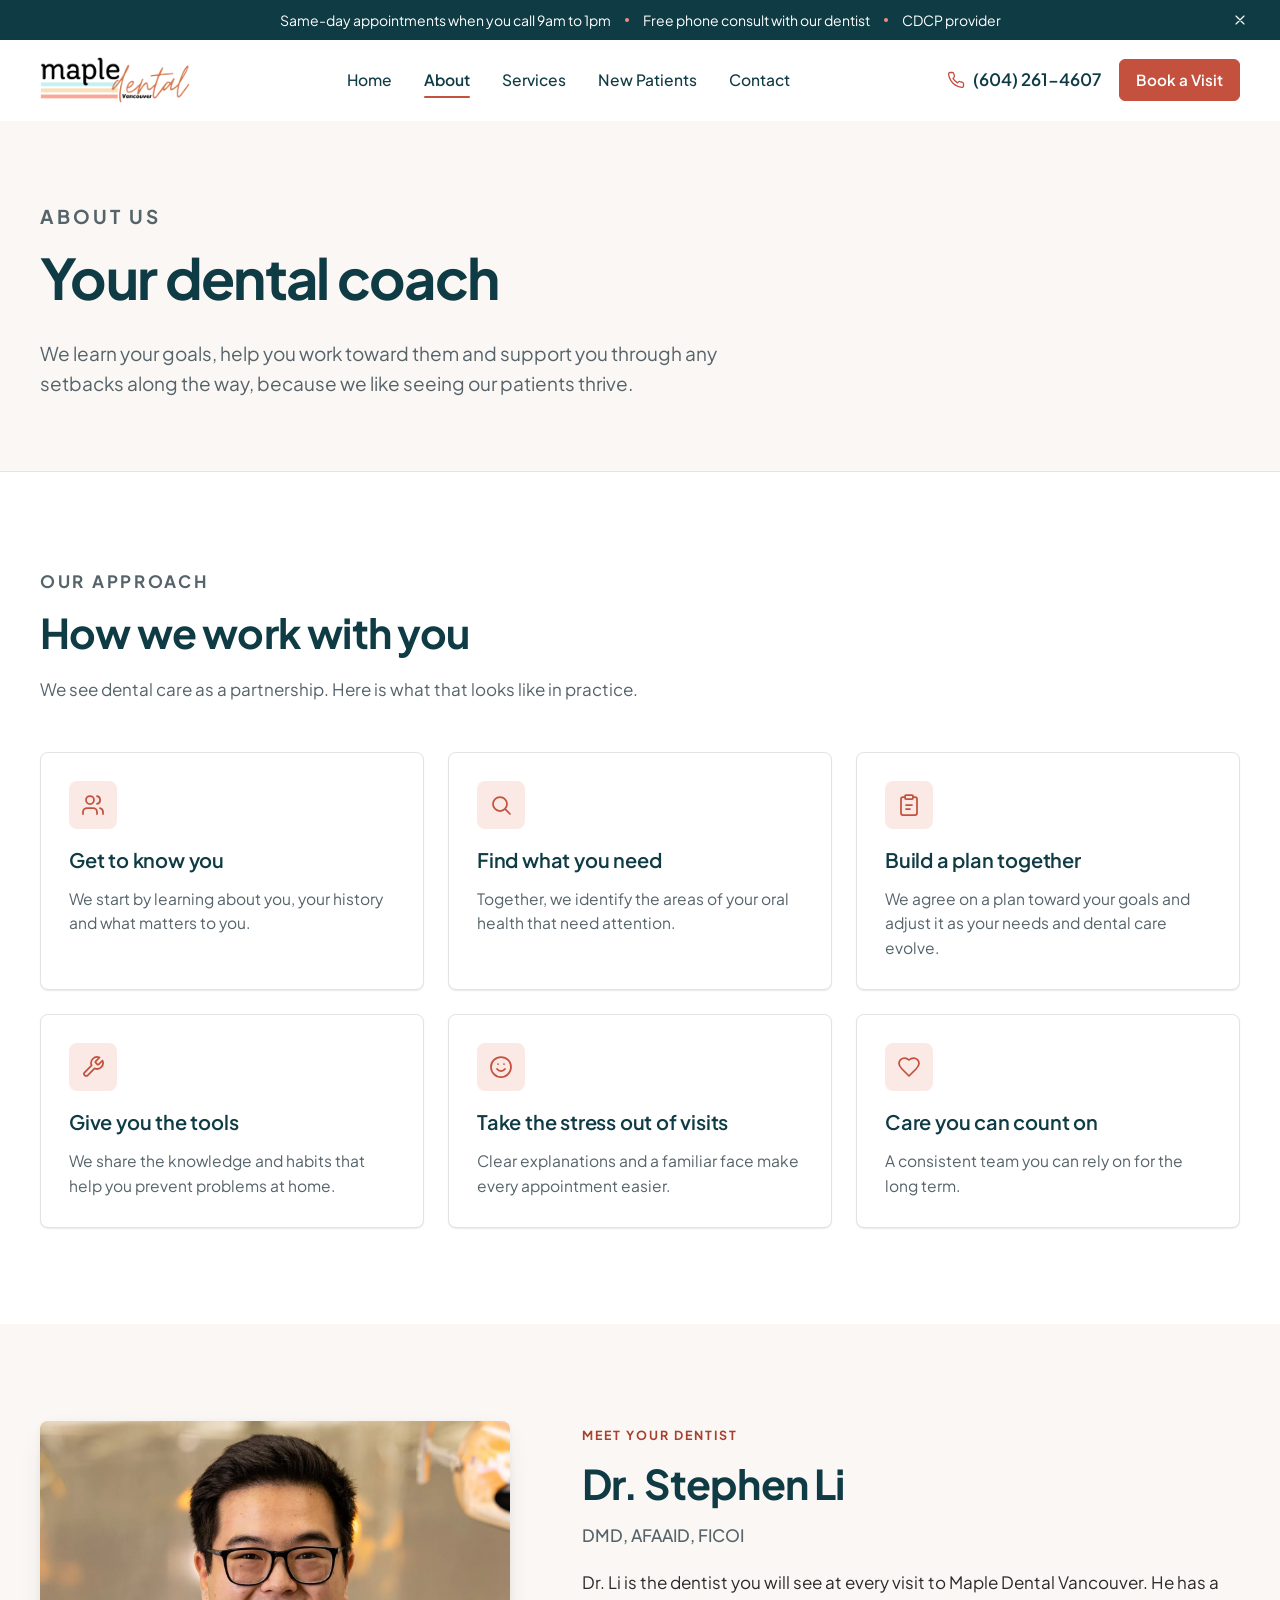
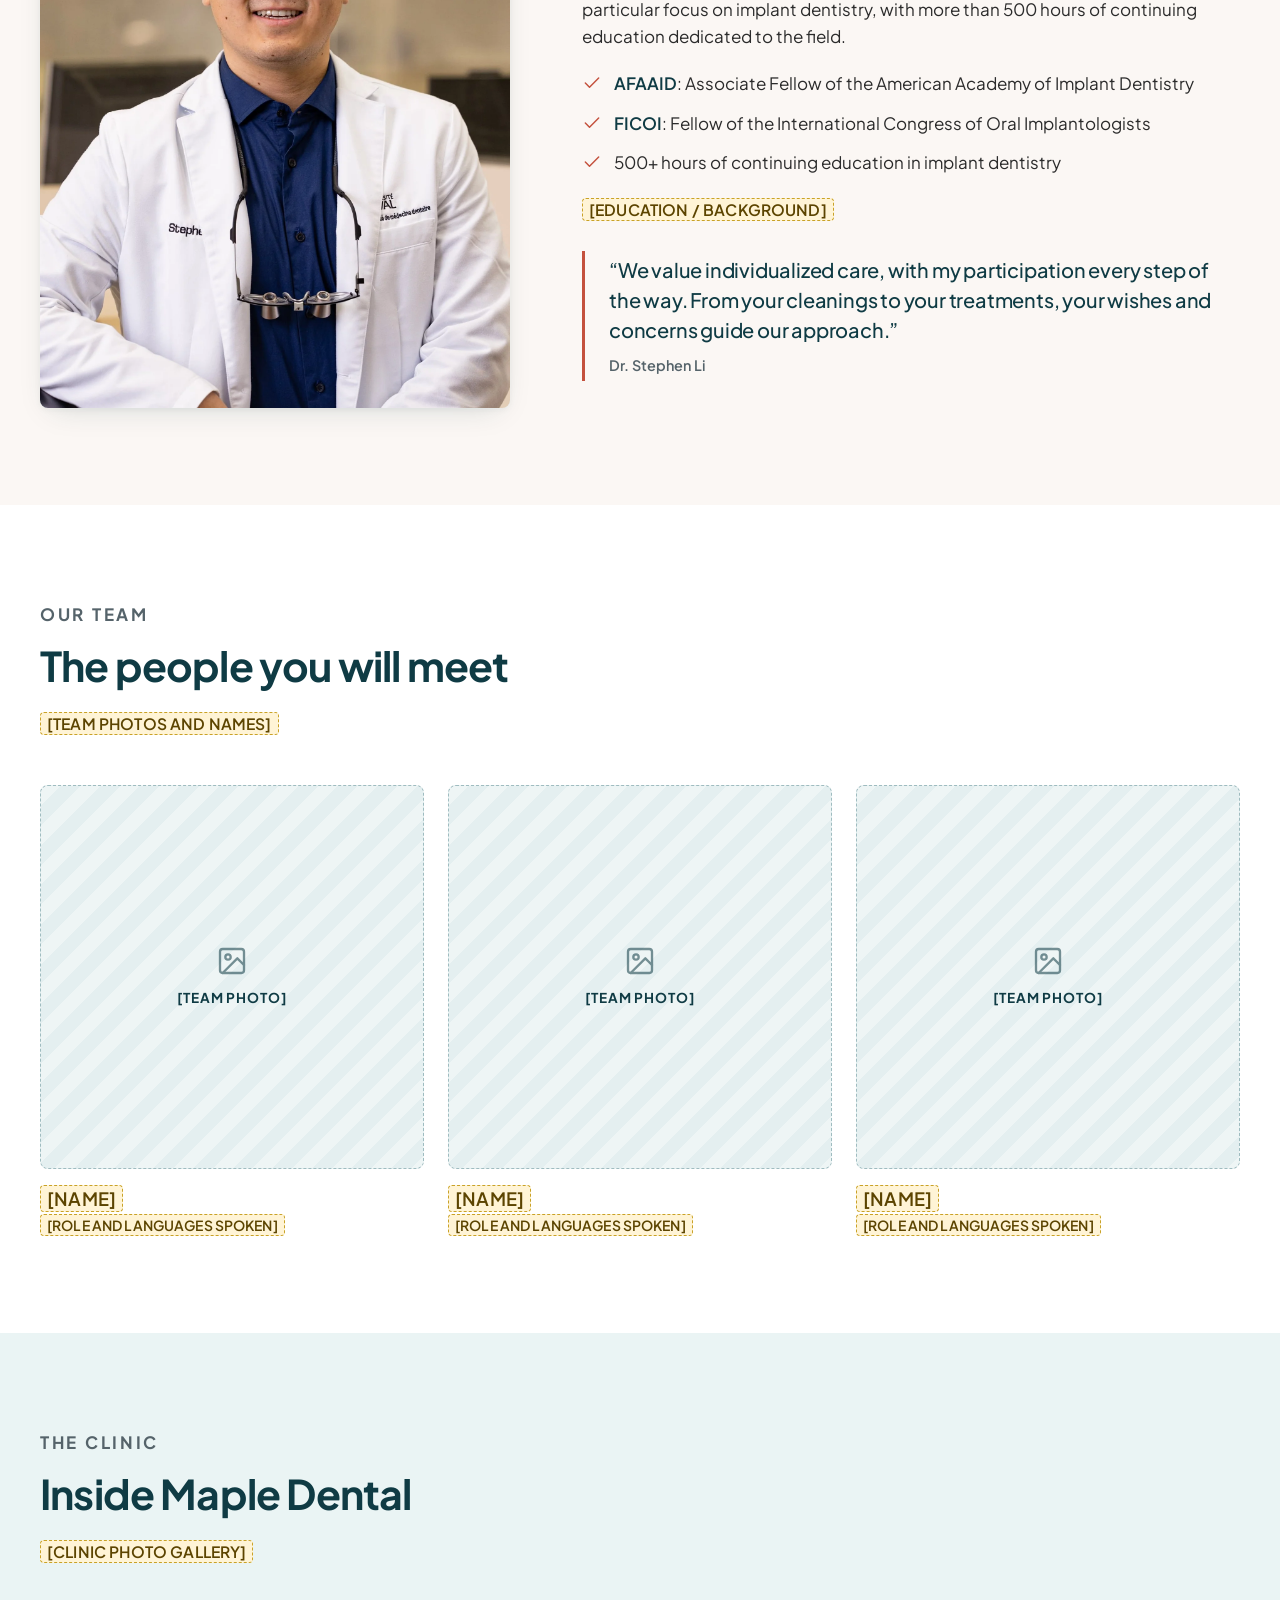
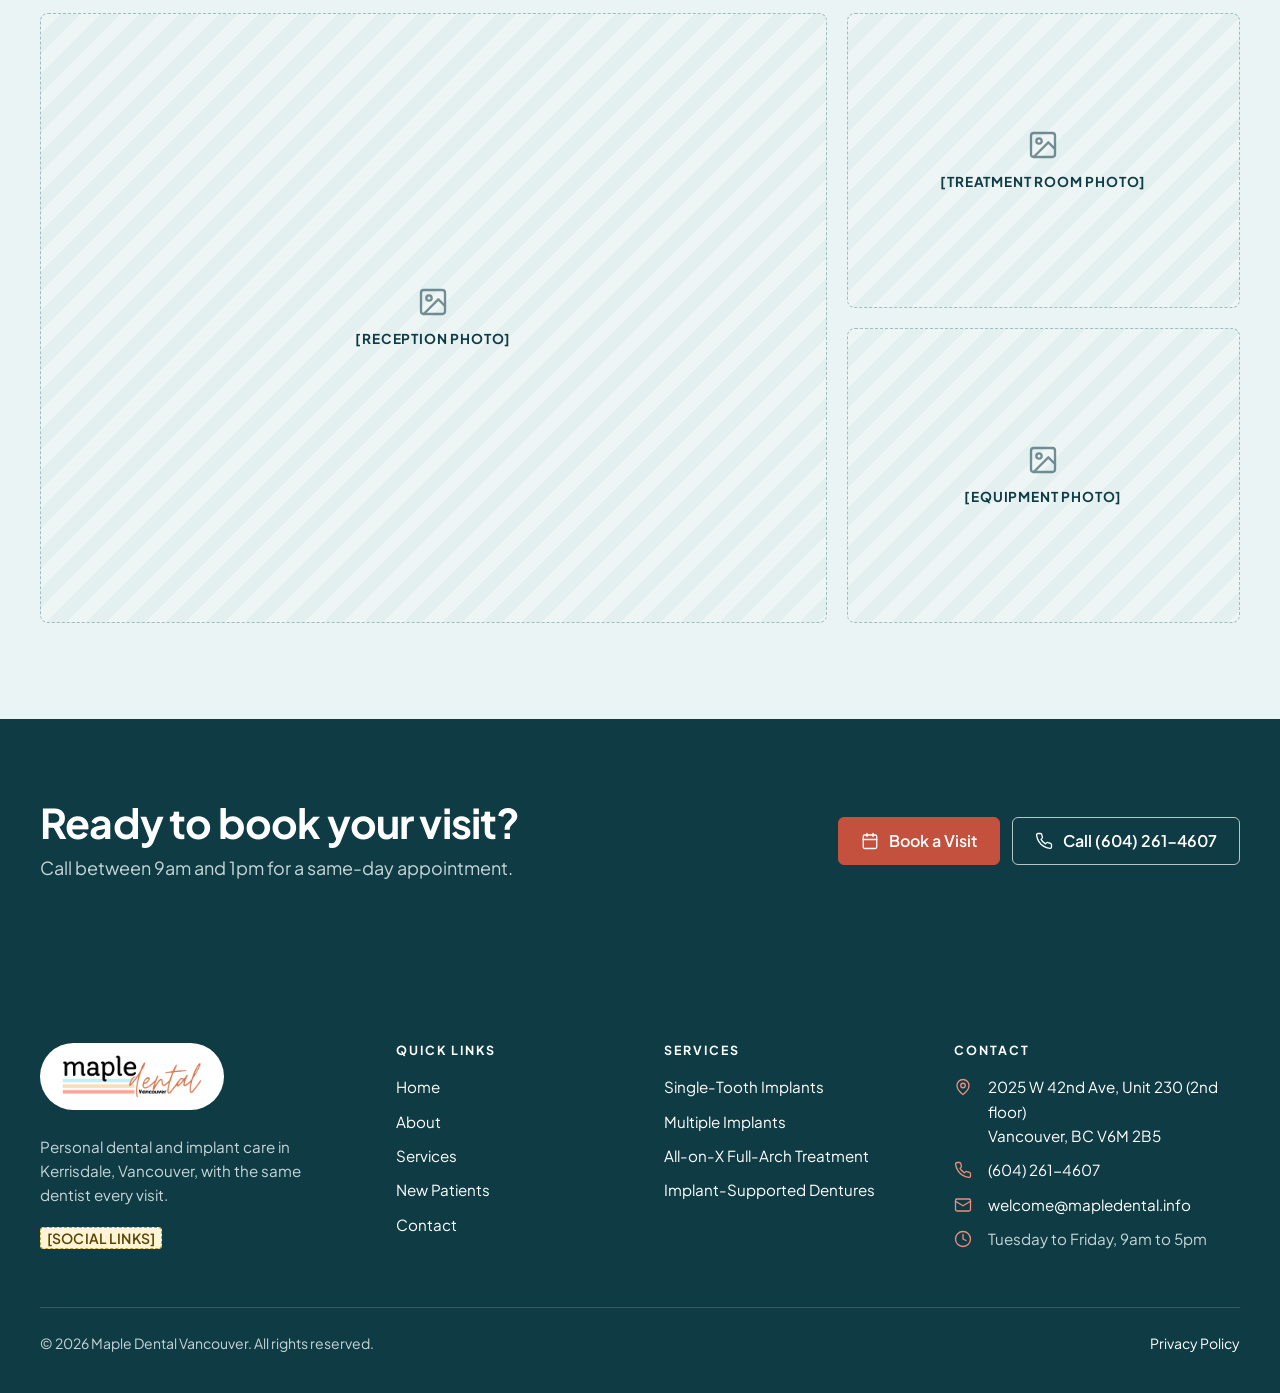
<file: about/index.html>
<!doctype html>
<html lang="en-CA">
<head>
  <meta charset="utf-8">
  <meta name="viewport" content="width=device-width, initial-scale=1">
  <title>About Maple Dental Vancouver | Dr. Stephen Li, Kerrisdale Dentist</title>
  <meta name="description" content="Meet Dr. Stephen Li, DMD, AFAAID, FICOI, and the Maple Dental Vancouver team. Personal, coaching-style dental care in Kerrisdale, in English, French, Chinese and Arabic.">
  <link rel="canonical" href="https://mapledental.info/about/">
  <meta property="og:type" content="website">
  <meta property="og:site_name" content="Maple Dental Vancouver">
  <meta property="og:title" content="About Maple Dental Vancouver | Dr. Stephen Li, Kerrisdale Dentist">
  <meta property="og:description" content="Meet Dr. Stephen Li, DMD, AFAAID, FICOI, and the Maple Dental Vancouver team. Personal, coaching-style dental care in Kerrisdale, in English, French, Chinese and Arabic.">
  <meta property="og:url" content="https://mapledental.info/about/">
  <meta property="og:image" content="https://mapledental.info/assets/img/dr-stephen-li.jpg">
  <meta property="og:locale" content="en_CA">
  <meta name="twitter:card" content="summary_large_image">
  <meta name="theme-color" content="#0f3b44">
  <link rel="icon" type="image/png" href="/assets/img/favicon.png">
  <link rel="preconnect" href="https://fonts.googleapis.com">
  <link rel="preconnect" href="https://fonts.gstatic.com" crossorigin>
  <link href="https://fonts.googleapis.com/css2?family=Plus+Jakarta+Sans:wght@400;500;600;700&display=swap" rel="stylesheet">
  <link rel="stylesheet" href="/assets/css/styles.css">
  <script>document.documentElement.classList.add('js')</script>
</head><body>
  <a class="skip-link" href="#main">Skip to content</a>

  <div class="announce" data-announce>
    <div class="container announce__inner">
      <ul class="announce__list" aria-label="Clinic highlights">
        <li>Same-day appointments when you call 9am to 1pm</li>
        <li>Free phone consult with our dentist</li>
        <li>CDCP provider</li>
      </ul>
      <button class="announce__close" type="button" data-announce-close aria-label="Dismiss announcement"><svg viewBox="0 0 24 24" fill="none" stroke="currentColor" stroke-width="1.75" stroke-linecap="round" stroke-linejoin="round" aria-hidden="true" focusable="false"><path d="M18 6 6 18M6 6l12 12"/></svg></button>
    </div>
  </div>

  <header class="site-header">
    <div class="container header__inner">
      <a class="brand" href="/" aria-label="Maple Dental Vancouver, home">
        <img src="/assets/img/maple-dental-logo.png" width="720" height="223" alt="Maple Dental Vancouver logo">
      </a>
      <nav class="nav" id="site-nav" aria-label="Main">
        <ul class="nav__list">
          <li><a class="nav__link" href="/">Home</a></li>
          <li><a class="nav__link" href="/about/" aria-current="page">About</a></li>
          <li><a class="nav__link" href="/services/">Services</a></li>
          <li><a class="nav__link" href="/new-patients/">New Patients</a></li>
          <li><a class="nav__link" href="/contact/">Contact</a></li>
        </ul>
        <div class="nav__mobile-cta">
          <a class="btn btn--primary" href="tel:+16042614607"><svg viewBox="0 0 24 24" fill="none" stroke="currentColor" stroke-width="1.75" stroke-linecap="round" stroke-linejoin="round" aria-hidden="true" focusable="false"><rect x="3" y="4" width="18" height="18" rx="2"/><path d="M16 2v4M8 2v4M3 10h18"/></svg>Book a Visit</a>
          <a class="btn btn--outline" href="tel:+16042614607"><svg viewBox="0 0 24 24" fill="none" stroke="currentColor" stroke-width="1.75" stroke-linecap="round" stroke-linejoin="round" aria-hidden="true" focusable="false"><path d="M22 16.9v3a2 2 0 0 1-2.2 2 19.8 19.8 0 0 1-8.6-3.1 19.5 19.5 0 0 1-6-6A19.8 19.8 0 0 1 2.1 4.2 2 2 0 0 1 4.1 2h3a2 2 0 0 1 2 1.7c.1.9.4 1.8.7 2.7a2 2 0 0 1-.5 2.1L8 9.8a16 16 0 0 0 6 6l1.3-1.3a2 2 0 0 1 2.1-.4c.9.3 1.8.6 2.7.7a2 2 0 0 1 1.7 2z"/></svg>Call (604) 261-4607</a>
        </div>
      </nav>
      <div class="header__actions">
        <a class="header__phone" href="tel:+16042614607" aria-label="Call (604) 261-4607"><svg viewBox="0 0 24 24" fill="none" stroke="currentColor" stroke-width="1.75" stroke-linecap="round" stroke-linejoin="round" aria-hidden="true" focusable="false"><path d="M22 16.9v3a2 2 0 0 1-2.2 2 19.8 19.8 0 0 1-8.6-3.1 19.5 19.5 0 0 1-6-6A19.8 19.8 0 0 1 2.1 4.2 2 2 0 0 1 4.1 2h3a2 2 0 0 1 2 1.7c.1.9.4 1.8.7 2.7a2 2 0 0 1-.5 2.1L8 9.8a16 16 0 0 0 6 6l1.3-1.3a2 2 0 0 1 2.1-.4c.9.3 1.8.6 2.7.7a2 2 0 0 1 1.7 2z"/></svg><span>(604) 261-4607</span></a>
        <!-- [ONLINE BOOKING URL]: set BOOKING_URL in src/build.py -->
        <a class="btn btn--primary btn--sm" href="tel:+16042614607">Book a Visit</a>
      </div>
      <button class="menu-toggle" type="button" aria-expanded="false" aria-controls="site-nav" aria-label="Open menu">
        <svg class="icon-open" viewBox="0 0 24 24" fill="none" stroke="currentColor" stroke-width="1.75" stroke-linecap="round" stroke-linejoin="round" aria-hidden="true" focusable="false"><path d="M4 6h16M4 12h16M4 18h16"/></svg><svg class="icon-close" viewBox="0 0 24 24" fill="none" stroke="currentColor" stroke-width="1.75" stroke-linecap="round" stroke-linejoin="round" aria-hidden="true" focusable="false"><path d="M18 6 6 18M6 6l12 12"/></svg>
      </button>
    </div>
  </header>

  <main id="main">
    <section class="page-hero">
      <div class="container">
        <div class="page-hero__inner">
          <p class="eyebrow">About us</p>
          <h1>Your dental coach</h1>
          <p>We learn your goals, help you work toward them and support you through any setbacks along the way, because we like seeing our patients thrive.</p>
        </div>
      </div>
    </section>

    <section class="section" aria-labelledby="approach-title">
      <div class="container">
        <div class="section-head reveal">
          <p class="eyebrow">Our approach</p>
          <h2 id="approach-title">How we work with you</h2>
          <p>We see dental care as a partnership. Here is what that looks like in practice.</p>
        </div>
        <div class="cards cards--3" data-stagger>
          <article class="card reveal">
            <span class="icon-tile"><svg viewBox="0 0 24 24" fill="none" stroke="currentColor" stroke-width="1.75" stroke-linecap="round" stroke-linejoin="round" aria-hidden="true" focusable="false"><path d="M16 21v-2a4 4 0 0 0-4-4H6a4 4 0 0 0-4 4v2"/><circle cx="9" cy="7" r="4"/><path d="M22 21v-2a4 4 0 0 0-3-3.9M16 3.1a4 4 0 0 1 0 7.8"/></svg></span>
            <h3>Get to know you</h3>
            <p>We start by learning about you, your history and what matters to you.</p>
          </article>
          <article class="card reveal">
            <span class="icon-tile"><svg viewBox="0 0 24 24" fill="none" stroke="currentColor" stroke-width="1.75" stroke-linecap="round" stroke-linejoin="round" aria-hidden="true" focusable="false"><circle cx="11" cy="11" r="7"/><path d="m21 21-4.3-4.3"/></svg></span>
            <h3>Find what you need</h3>
            <p>Together, we identify the areas of your oral health that need attention.</p>
          </article>
          <article class="card reveal">
            <span class="icon-tile"><svg viewBox="0 0 24 24" fill="none" stroke="currentColor" stroke-width="1.75" stroke-linecap="round" stroke-linejoin="round" aria-hidden="true" focusable="false"><rect x="8" y="2" width="8" height="4" rx="1"/><path d="M16 4h2a2 2 0 0 1 2 2v14a2 2 0 0 1-2 2H6a2 2 0 0 1-2-2V6a2 2 0 0 1 2-2h2"/><path d="M9 12h6M9 16h4"/></svg></span>
            <h3>Build a plan together</h3>
            <p>We agree on a plan toward your goals and adjust it as your needs and dental care evolve.</p>
          </article>
          <article class="card reveal">
            <span class="icon-tile"><svg viewBox="0 0 24 24" fill="none" stroke="currentColor" stroke-width="1.75" stroke-linecap="round" stroke-linejoin="round" aria-hidden="true" focusable="false"><path d="M14.7 6.3a1 1 0 0 0 0 1.4l1.6 1.6a1 1 0 0 0 1.4 0l3.8-3.8a6 6 0 0 1-7.9 7.9l-6.9 6.9a2.1 2.1 0 0 1-3-3l6.9-6.9a6 6 0 0 1 7.9-7.9z"/></svg></span>
            <h3>Give you the tools</h3>
            <p>We share the knowledge and habits that help you prevent problems at home.</p>
          </article>
          <article class="card reveal">
            <span class="icon-tile"><svg viewBox="0 0 24 24" fill="none" stroke="currentColor" stroke-width="1.75" stroke-linecap="round" stroke-linejoin="round" aria-hidden="true" focusable="false"><circle cx="12" cy="12" r="10"/><path d="M8 14s1.5 2 4 2 4-2 4-2M9 9h.01M15 9h.01"/></svg></span>
            <h3>Take the stress out of visits</h3>
            <p>Clear explanations and a familiar face make every appointment easier.</p>
          </article>
          <article class="card reveal">
            <span class="icon-tile"><svg viewBox="0 0 24 24" fill="none" stroke="currentColor" stroke-width="1.75" stroke-linecap="round" stroke-linejoin="round" aria-hidden="true" focusable="false"><path d="M19 14c1.5-1.5 3-3.2 3-5.5A5.5 5.5 0 0 0 16.5 3c-1.8 0-3 .5-4.5 2-1.5-1.5-2.7-2-4.5-2A5.5 5.5 0 0 0 2 8.5c0 2.3 1.5 4 3 5.5l7 7z"/></svg></span>
            <h3>Care you can count on</h3>
            <p>A consistent team you can rely on for the long term.</p>
          </article>
        </div>
      </div>
    </section>

    <section class="section section--cream" id="dr-li" aria-labelledby="drli-title">
      <div class="container split split--5-7">
        <div class="reveal">
          <div class="portrait">
            <picture>
              <source srcset="/assets/img/dr-stephen-li.webp" type="image/webp">
              <img src="/assets/img/dr-stephen-li.jpg" width="1200" height="1630" loading="lazy" decoding="async"
                   alt="Dr. Stephen Li, dentist at Maple Dental Vancouver, smiling in a white clinic coat in a treatment room">
            </picture>
          </div>
        </div>
        <div class="reveal">
          <p class="eyebrow">Meet your dentist</p>
          <h2 id="drli-title">Dr. Stephen Li</h2>
          <p class="credentials-line">DMD, AFAAID, FICOI</p>
          <p>Dr. Li is the dentist you will see at every visit to Maple Dental Vancouver. He has a particular focus on implant dentistry, with more than 500 hours of continuing education dedicated to the field.</p>
          <ul class="check-list">
            <li><svg viewBox="0 0 24 24" fill="none" stroke="currentColor" stroke-width="1.75" stroke-linecap="round" stroke-linejoin="round" aria-hidden="true" focusable="false"><path d="M20 6 9 17l-5-5"/></svg><span><strong>AFAAID</strong>: Associate Fellow of the American Academy of Implant Dentistry</span></li>
            <li><svg viewBox="0 0 24 24" fill="none" stroke="currentColor" stroke-width="1.75" stroke-linecap="round" stroke-linejoin="round" aria-hidden="true" focusable="false"><path d="M20 6 9 17l-5-5"/></svg><span><strong>FICOI</strong>: Fellow of the International Congress of Oral Implantologists</span></li>
            <li><svg viewBox="0 0 24 24" fill="none" stroke="currentColor" stroke-width="1.75" stroke-linecap="round" stroke-linejoin="round" aria-hidden="true" focusable="false"><path d="M20 6 9 17l-5-5"/></svg><span>500+ hours of continuing education in implant dentistry</span></li>
          </ul>
          <p style="margin-top:20px"><span class="ph">[EDUCATION / BACKGROUND]</span></p>
          <blockquote class="pull-quote">
            <p>&ldquo;We value individualized care, with my participation every step of the way. From your cleanings to your treatments, your wishes and concerns guide our approach.&rdquo;</p>
            <cite>Dr. Stephen Li</cite>
          </blockquote>
        </div>
      </div>
    </section>

    <section class="section" aria-labelledby="team-title">
      <div class="container">
        <div class="section-head reveal">
          <p class="eyebrow">Our team</p>
          <h2 id="team-title">The people you will meet</h2>
          <p><span class="ph">[TEAM PHOTOS AND NAMES]</span></p>
        </div>
        <div class="cards cards--3" data-stagger>
          <article class="team-card reveal">
            <div class="ph-img " role="img" aria-label="Placeholder: TEAM PHOTO"><svg viewBox="0 0 24 24" fill="none" stroke="currentColor" stroke-width="1.75" stroke-linecap="round" stroke-linejoin="round" aria-hidden="true" focusable="false"><rect x="3" y="3" width="18" height="18" rx="2"/><circle cx="9" cy="9" r="2"/><path d="m21 15-5-5L5 21"/></svg><span>[TEAM PHOTO]</span></div>
            <h3><span class="ph">[NAME]</span></h3>
            <p><span class="ph">[ROLE AND LANGUAGES SPOKEN]</span></p>
          </article>
          <article class="team-card reveal">
            <div class="ph-img " role="img" aria-label="Placeholder: TEAM PHOTO"><svg viewBox="0 0 24 24" fill="none" stroke="currentColor" stroke-width="1.75" stroke-linecap="round" stroke-linejoin="round" aria-hidden="true" focusable="false"><rect x="3" y="3" width="18" height="18" rx="2"/><circle cx="9" cy="9" r="2"/><path d="m21 15-5-5L5 21"/></svg><span>[TEAM PHOTO]</span></div>
            <h3><span class="ph">[NAME]</span></h3>
            <p><span class="ph">[ROLE AND LANGUAGES SPOKEN]</span></p>
          </article>
          <article class="team-card reveal">
            <div class="ph-img " role="img" aria-label="Placeholder: TEAM PHOTO"><svg viewBox="0 0 24 24" fill="none" stroke="currentColor" stroke-width="1.75" stroke-linecap="round" stroke-linejoin="round" aria-hidden="true" focusable="false"><rect x="3" y="3" width="18" height="18" rx="2"/><circle cx="9" cy="9" r="2"/><path d="m21 15-5-5L5 21"/></svg><span>[TEAM PHOTO]</span></div>
            <h3><span class="ph">[NAME]</span></h3>
            <p><span class="ph">[ROLE AND LANGUAGES SPOKEN]</span></p>
          </article>
        </div>
      </div>
    </section>

    <section class="section section--tint" aria-labelledby="gallery-title">
      <div class="container">
        <div class="section-head reveal">
          <p class="eyebrow">The clinic</p>
          <h2 id="gallery-title">Inside Maple Dental</h2>
          <p><span class="ph">[CLINIC PHOTO GALLERY]</span></p>
        </div>
        <div class="gallery reveal">
          <div class="ph-img " role="img" aria-label="Placeholder: RECEPTION PHOTO"><svg viewBox="0 0 24 24" fill="none" stroke="currentColor" stroke-width="1.75" stroke-linecap="round" stroke-linejoin="round" aria-hidden="true" focusable="false"><rect x="3" y="3" width="18" height="18" rx="2"/><circle cx="9" cy="9" r="2"/><path d="m21 15-5-5L5 21"/></svg><span>[RECEPTION PHOTO]</span></div>
          <div class="ph-img " role="img" aria-label="Placeholder: TREATMENT ROOM PHOTO"><svg viewBox="0 0 24 24" fill="none" stroke="currentColor" stroke-width="1.75" stroke-linecap="round" stroke-linejoin="round" aria-hidden="true" focusable="false"><rect x="3" y="3" width="18" height="18" rx="2"/><circle cx="9" cy="9" r="2"/><path d="m21 15-5-5L5 21"/></svg><span>[TREATMENT ROOM PHOTO]</span></div>
          <div class="ph-img " role="img" aria-label="Placeholder: EQUIPMENT PHOTO"><svg viewBox="0 0 24 24" fill="none" stroke="currentColor" stroke-width="1.75" stroke-linecap="round" stroke-linejoin="round" aria-hidden="true" focusable="false"><rect x="3" y="3" width="18" height="18" rx="2"/><circle cx="9" cy="9" r="2"/><path d="m21 15-5-5L5 21"/></svg><span>[EQUIPMENT PHOTO]</span></div>
        </div>
      </div>
    </section>

    <section class="cta-band on-dark" aria-labelledby="cta-title">
      <div class="container cta-band__inner reveal">
        <div>
          <h2 id="cta-title">Ready to book your visit?</h2>
          <p>Call between 9am and 1pm for a same-day appointment.</p>
        </div>
        <div class="btn-row">
          <a class="btn btn--primary" href="tel:+16042614607"><svg viewBox="0 0 24 24" fill="none" stroke="currentColor" stroke-width="1.75" stroke-linecap="round" stroke-linejoin="round" aria-hidden="true" focusable="false"><rect x="3" y="4" width="18" height="18" rx="2"/><path d="M16 2v4M8 2v4M3 10h18"/></svg>Book a Visit</a>
          <a class="btn btn--outline-light" href="tel:+16042614607"><svg viewBox="0 0 24 24" fill="none" stroke="currentColor" stroke-width="1.75" stroke-linecap="round" stroke-linejoin="round" aria-hidden="true" focusable="false"><path d="M22 16.9v3a2 2 0 0 1-2.2 2 19.8 19.8 0 0 1-8.6-3.1 19.5 19.5 0 0 1-6-6A19.8 19.8 0 0 1 2.1 4.2 2 2 0 0 1 4.1 2h3a2 2 0 0 1 2 1.7c.1.9.4 1.8.7 2.7a2 2 0 0 1-.5 2.1L8 9.8a16 16 0 0 0 6 6l1.3-1.3a2 2 0 0 1 2.1-.4c.9.3 1.8.6 2.7.7a2 2 0 0 1 1.7 2z"/></svg>Call (604) 261-4607</a>
        </div>
      </div>
    </section>
  </main>

  <footer class="site-footer">
    <div class="container">
      <div class="footer__grid">
        <div>
          <a class="footer__logo" href="/" aria-label="Maple Dental Vancouver, home">
            <img src="/assets/img/maple-dental-logo.png" width="720" height="223" alt="Maple Dental Vancouver logo" loading="lazy">
          </a>
          <p>Personal dental and implant care in Kerrisdale, Vancouver, with the same dentist every visit.</p>
          <p class="footer__social"><span class="ph">[SOCIAL LINKS]</span></p>
        </div>
        <nav aria-label="Footer quick links">
          <h2>Quick links</h2>
          <ul>
            <li><a href="/">Home</a></li>
            <li><a href="/about/">About</a></li>
            <li><a href="/services/">Services</a></li>
            <li><a href="/new-patients/">New Patients</a></li>
            <li><a href="/contact/">Contact</a></li>
          </ul>
        </nav>
        <nav aria-label="Footer services">
          <h2>Services</h2>
          <ul>
            <li><a href="/services/#single-tooth-implants">Single-Tooth Implants</a></li>
            <li><a href="/services/#multiple-implants">Multiple Implants</a></li>
            <li><a href="/services/#all-on-x">All-on-X Full-Arch Treatment</a></li>
            <li><a href="/services/#implant-supported-dentures">Implant-Supported Dentures</a></li>
          </ul>
        </nav>
        <div>
          <h2>Contact</h2>
          <ul class="footer__contact">
            <li><svg viewBox="0 0 24 24" fill="none" stroke="currentColor" stroke-width="1.75" stroke-linecap="round" stroke-linejoin="round" aria-hidden="true" focusable="false"><path d="M20 10c0 6-8 12-8 12s-8-6-8-12a8 8 0 0 1 16 0z"/><circle cx="12" cy="10" r="3"/></svg><address><a href="https://www.google.com/maps/search/?api=1&query=2025+W+42nd+Ave+Unit+230+Vancouver+BC+V6M+2B5" target="_blank" rel="noopener">2025 W 42nd Ave, Unit 230 (2nd floor)<br>Vancouver, BC V6M 2B5</a></address></li>
            <li><svg viewBox="0 0 24 24" fill="none" stroke="currentColor" stroke-width="1.75" stroke-linecap="round" stroke-linejoin="round" aria-hidden="true" focusable="false"><path d="M22 16.9v3a2 2 0 0 1-2.2 2 19.8 19.8 0 0 1-8.6-3.1 19.5 19.5 0 0 1-6-6A19.8 19.8 0 0 1 2.1 4.2 2 2 0 0 1 4.1 2h3a2 2 0 0 1 2 1.7c.1.9.4 1.8.7 2.7a2 2 0 0 1-.5 2.1L8 9.8a16 16 0 0 0 6 6l1.3-1.3a2 2 0 0 1 2.1-.4c.9.3 1.8.6 2.7.7a2 2 0 0 1 1.7 2z"/></svg><a href="tel:+16042614607">(604) 261-4607</a></li>
            <li><svg viewBox="0 0 24 24" fill="none" stroke="currentColor" stroke-width="1.75" stroke-linecap="round" stroke-linejoin="round" aria-hidden="true" focusable="false"><rect x="2" y="4" width="20" height="16" rx="2"/><path d="m22 7-10 6L2 7"/></svg><a href="mailto:welcome@mapledental.info">welcome@mapledental.info</a></li>
            <li><svg viewBox="0 0 24 24" fill="none" stroke="currentColor" stroke-width="1.75" stroke-linecap="round" stroke-linejoin="round" aria-hidden="true" focusable="false"><circle cx="12" cy="12" r="10"/><path d="M12 6v6l4 2"/></svg><span>Tuesday to Friday, 9am to 5pm</span></li>
          </ul>
        </div>
      </div>
      <div class="footer__bottom">
        <p>&copy; <span data-year>2026</span> Maple Dental Vancouver. All rights reserved.</p>
        <ul>
          <li><a href="/privacy-policy/">Privacy Policy</a></li>
        </ul>
      </div>
    </div>
  </footer>

  <div class="mobile-bar" aria-label="Quick actions">
    <a class="btn btn--outline" href="tel:+16042614607"><svg viewBox="0 0 24 24" fill="none" stroke="currentColor" stroke-width="1.75" stroke-linecap="round" stroke-linejoin="round" aria-hidden="true" focusable="false"><path d="M22 16.9v3a2 2 0 0 1-2.2 2 19.8 19.8 0 0 1-8.6-3.1 19.5 19.5 0 0 1-6-6A19.8 19.8 0 0 1 2.1 4.2 2 2 0 0 1 4.1 2h3a2 2 0 0 1 2 1.7c.1.9.4 1.8.7 2.7a2 2 0 0 1-.5 2.1L8 9.8a16 16 0 0 0 6 6l1.3-1.3a2 2 0 0 1 2.1-.4c.9.3 1.8.6 2.7.7a2 2 0 0 1 1.7 2z"/></svg>Call</a>
    <a class="btn btn--primary" href="tel:+16042614607"><svg viewBox="0 0 24 24" fill="none" stroke="currentColor" stroke-width="1.75" stroke-linecap="round" stroke-linejoin="round" aria-hidden="true" focusable="false"><rect x="3" y="4" width="18" height="18" rx="2"/><path d="M16 2v4M8 2v4M3 10h18"/></svg>Book</a>
  </div>

  <script src="/assets/js/main.js" defer></script>
</body>
</html>
</file>
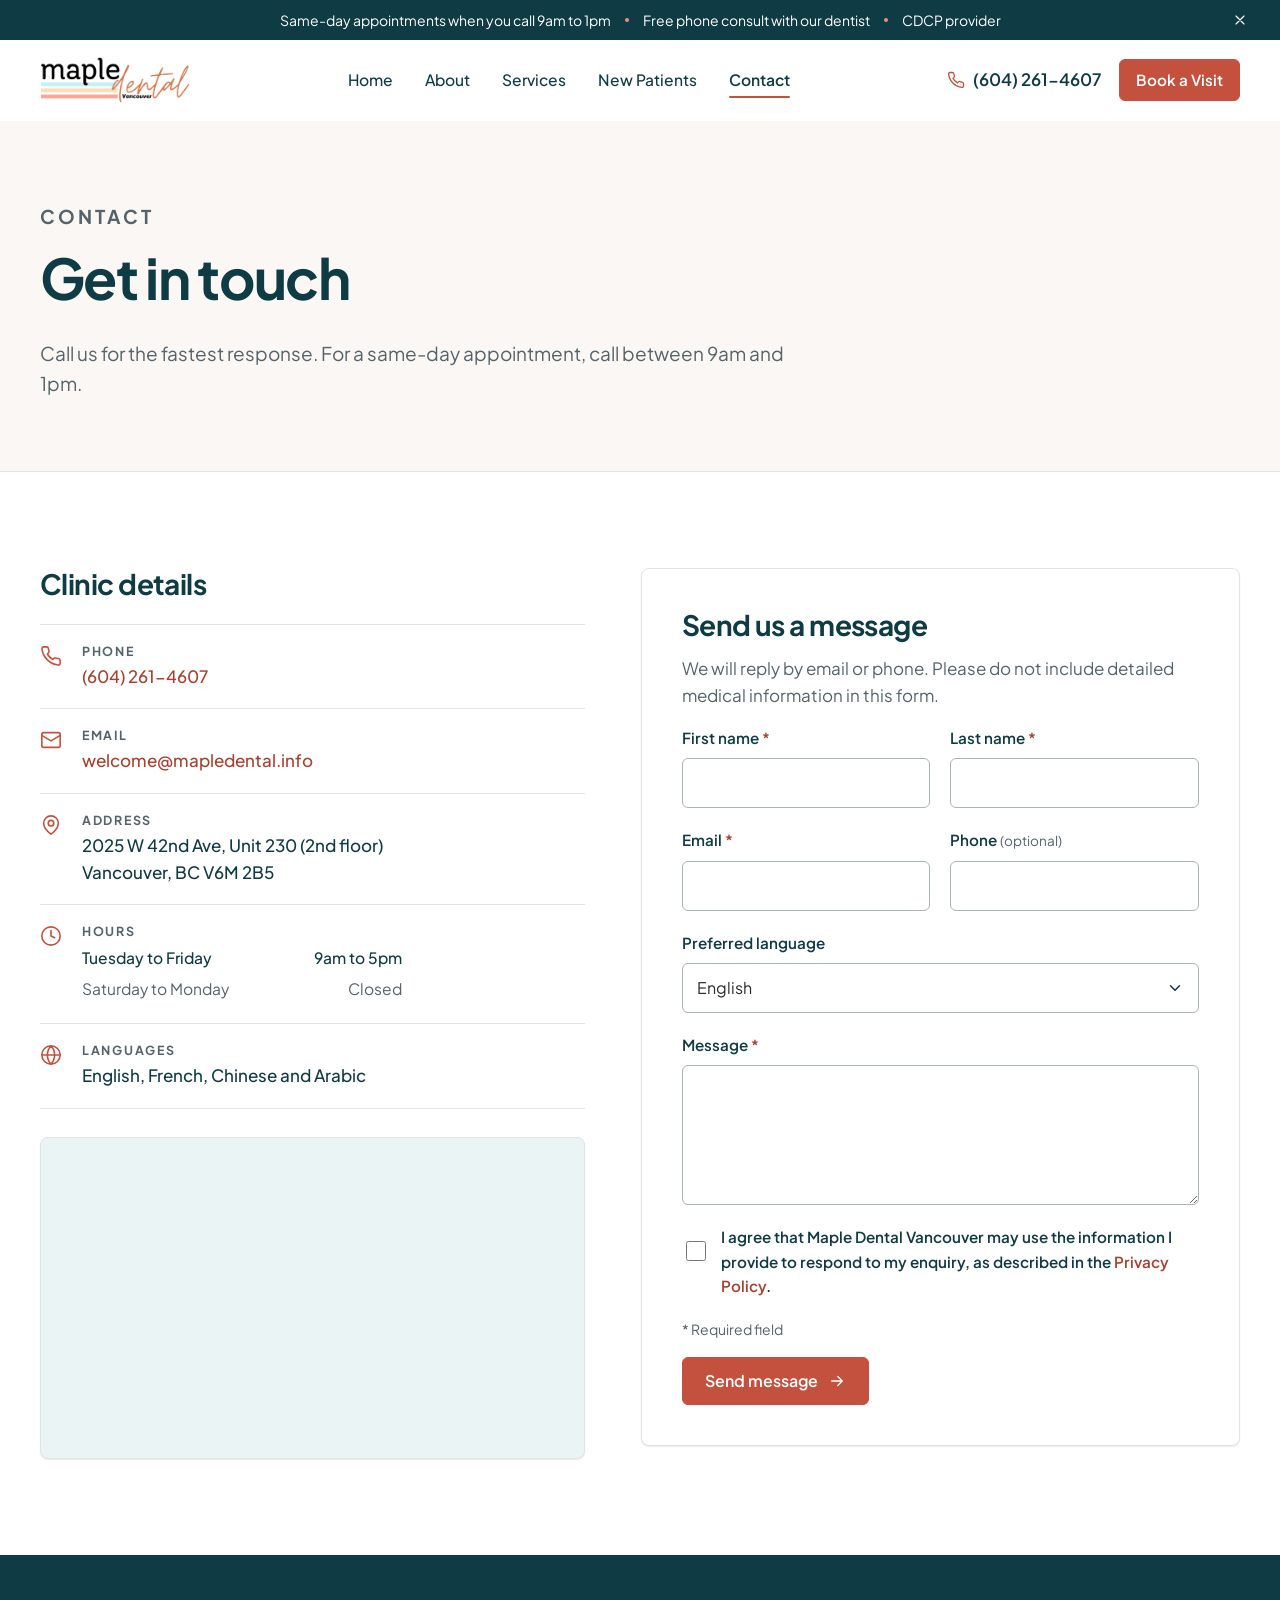
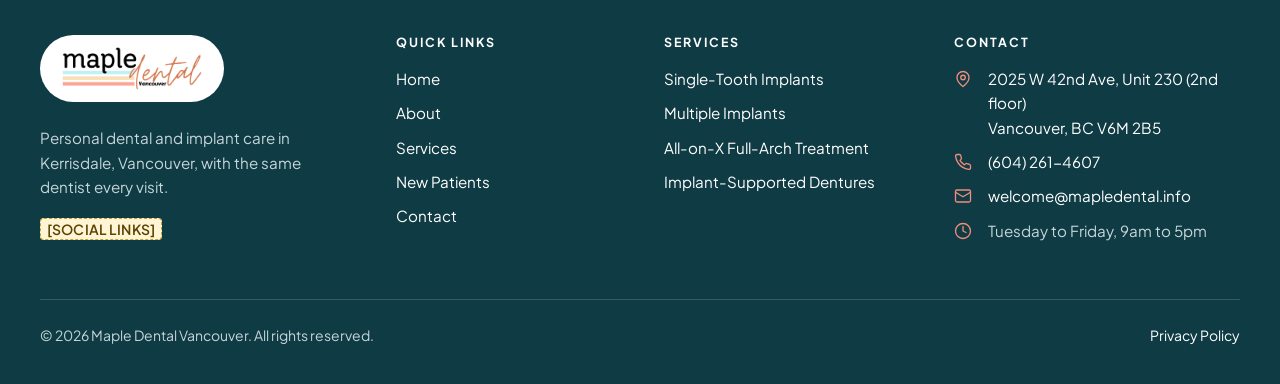
<file: contact/index.html>
<!doctype html>
<html lang="en-CA">
<head>
  <meta charset="utf-8">
  <meta name="viewport" content="width=device-width, initial-scale=1">
  <title>Contact Maple Dental Vancouver | Kerrisdale Dentist, (604) 261-4607</title>
  <meta name="description" content="Contact Maple Dental Vancouver at 2025 W 42nd Ave, Unit 230, Vancouver. Call (604) 261-4607 or email welcome@mapledental.info. Open Tuesday to Friday, 9am to 5pm.">
  <link rel="canonical" href="https://mapledental.info/contact/">
  <meta property="og:type" content="website">
  <meta property="og:site_name" content="Maple Dental Vancouver">
  <meta property="og:title" content="Contact Maple Dental Vancouver | Kerrisdale Dentist, (604) 261-4607">
  <meta property="og:description" content="Contact Maple Dental Vancouver at 2025 W 42nd Ave, Unit 230, Vancouver. Call (604) 261-4607 or email welcome@mapledental.info. Open Tuesday to Friday, 9am to 5pm.">
  <meta property="og:url" content="https://mapledental.info/contact/">
  <meta property="og:image" content="https://mapledental.info/assets/img/dr-stephen-li.jpg">
  <meta property="og:locale" content="en_CA">
  <meta name="twitter:card" content="summary_large_image">
  <meta name="theme-color" content="#0f3b44">
  <link rel="icon" type="image/png" href="/assets/img/favicon.png">
  <link rel="preconnect" href="https://fonts.googleapis.com">
  <link rel="preconnect" href="https://fonts.gstatic.com" crossorigin>
  <link href="https://fonts.googleapis.com/css2?family=Plus+Jakarta+Sans:wght@400;500;600;700&display=swap" rel="stylesheet">
  <link rel="stylesheet" href="/assets/css/styles.css">
  <script>document.documentElement.classList.add('js')</script>
</head><body>
  <a class="skip-link" href="#main">Skip to content</a>

  <div class="announce" data-announce>
    <div class="container announce__inner">
      <ul class="announce__list" aria-label="Clinic highlights">
        <li>Same-day appointments when you call 9am to 1pm</li>
        <li>Free phone consult with our dentist</li>
        <li>CDCP provider</li>
      </ul>
      <button class="announce__close" type="button" data-announce-close aria-label="Dismiss announcement"><svg viewBox="0 0 24 24" fill="none" stroke="currentColor" stroke-width="1.75" stroke-linecap="round" stroke-linejoin="round" aria-hidden="true" focusable="false"><path d="M18 6 6 18M6 6l12 12"/></svg></button>
    </div>
  </div>

  <header class="site-header">
    <div class="container header__inner">
      <a class="brand" href="/" aria-label="Maple Dental Vancouver, home">
        <img src="/assets/img/maple-dental-logo.png" width="720" height="223" alt="Maple Dental Vancouver logo">
      </a>
      <nav class="nav" id="site-nav" aria-label="Main">
        <ul class="nav__list">
          <li><a class="nav__link" href="/">Home</a></li>
          <li><a class="nav__link" href="/about/">About</a></li>
          <li><a class="nav__link" href="/services/">Services</a></li>
          <li><a class="nav__link" href="/new-patients/">New Patients</a></li>
          <li><a class="nav__link" href="/contact/" aria-current="page">Contact</a></li>
        </ul>
        <div class="nav__mobile-cta">
          <a class="btn btn--primary" href="tel:+16042614607"><svg viewBox="0 0 24 24" fill="none" stroke="currentColor" stroke-width="1.75" stroke-linecap="round" stroke-linejoin="round" aria-hidden="true" focusable="false"><rect x="3" y="4" width="18" height="18" rx="2"/><path d="M16 2v4M8 2v4M3 10h18"/></svg>Book a Visit</a>
          <a class="btn btn--outline" href="tel:+16042614607"><svg viewBox="0 0 24 24" fill="none" stroke="currentColor" stroke-width="1.75" stroke-linecap="round" stroke-linejoin="round" aria-hidden="true" focusable="false"><path d="M22 16.9v3a2 2 0 0 1-2.2 2 19.8 19.8 0 0 1-8.6-3.1 19.5 19.5 0 0 1-6-6A19.8 19.8 0 0 1 2.1 4.2 2 2 0 0 1 4.1 2h3a2 2 0 0 1 2 1.7c.1.9.4 1.8.7 2.7a2 2 0 0 1-.5 2.1L8 9.8a16 16 0 0 0 6 6l1.3-1.3a2 2 0 0 1 2.1-.4c.9.3 1.8.6 2.7.7a2 2 0 0 1 1.7 2z"/></svg>Call (604) 261-4607</a>
        </div>
      </nav>
      <div class="header__actions">
        <a class="header__phone" href="tel:+16042614607" aria-label="Call (604) 261-4607"><svg viewBox="0 0 24 24" fill="none" stroke="currentColor" stroke-width="1.75" stroke-linecap="round" stroke-linejoin="round" aria-hidden="true" focusable="false"><path d="M22 16.9v3a2 2 0 0 1-2.2 2 19.8 19.8 0 0 1-8.6-3.1 19.5 19.5 0 0 1-6-6A19.8 19.8 0 0 1 2.1 4.2 2 2 0 0 1 4.1 2h3a2 2 0 0 1 2 1.7c.1.9.4 1.8.7 2.7a2 2 0 0 1-.5 2.1L8 9.8a16 16 0 0 0 6 6l1.3-1.3a2 2 0 0 1 2.1-.4c.9.3 1.8.6 2.7.7a2 2 0 0 1 1.7 2z"/></svg><span>(604) 261-4607</span></a>
        <!-- [ONLINE BOOKING URL]: set BOOKING_URL in src/build.py -->
        <a class="btn btn--primary btn--sm" href="tel:+16042614607">Book a Visit</a>
      </div>
      <button class="menu-toggle" type="button" aria-expanded="false" aria-controls="site-nav" aria-label="Open menu">
        <svg class="icon-open" viewBox="0 0 24 24" fill="none" stroke="currentColor" stroke-width="1.75" stroke-linecap="round" stroke-linejoin="round" aria-hidden="true" focusable="false"><path d="M4 6h16M4 12h16M4 18h16"/></svg><svg class="icon-close" viewBox="0 0 24 24" fill="none" stroke="currentColor" stroke-width="1.75" stroke-linecap="round" stroke-linejoin="round" aria-hidden="true" focusable="false"><path d="M18 6 6 18M6 6l12 12"/></svg>
      </button>
    </div>
  </header>

  <main id="main">
    <section class="page-hero">
      <div class="container">
        <div class="page-hero__inner">
          <p class="eyebrow">Contact</p>
          <h1>Get in touch</h1>
          <p>Call us for the fastest response. For a same-day appointment, call between 9am and 1pm.</p>
        </div>
      </div>
    </section>

    <section class="section">
      <div class="container contact-grid">
        <div class="reveal">
          <h2 style="font-size:1.75rem">Clinic details</h2>
          <div class="detail-list">
            <div class="detail"><svg viewBox="0 0 24 24" fill="none" stroke="currentColor" stroke-width="1.75" stroke-linecap="round" stroke-linejoin="round" aria-hidden="true" focusable="false"><path d="M22 16.9v3a2 2 0 0 1-2.2 2 19.8 19.8 0 0 1-8.6-3.1 19.5 19.5 0 0 1-6-6A19.8 19.8 0 0 1 2.1 4.2 2 2 0 0 1 4.1 2h3a2 2 0 0 1 2 1.7c.1.9.4 1.8.7 2.7a2 2 0 0 1-.5 2.1L8 9.8a16 16 0 0 0 6 6l1.3-1.3a2 2 0 0 1 2.1-.4c.9.3 1.8.6 2.7.7a2 2 0 0 1 1.7 2z"/></svg><div><h3>Phone</h3><p><a href="tel:+16042614607">(604) 261-4607</a></p></div></div>
            <div class="detail"><svg viewBox="0 0 24 24" fill="none" stroke="currentColor" stroke-width="1.75" stroke-linecap="round" stroke-linejoin="round" aria-hidden="true" focusable="false"><rect x="2" y="4" width="20" height="16" rx="2"/><path d="m22 7-10 6L2 7"/></svg><div><h3>Email</h3><p><a href="mailto:welcome@mapledental.info">welcome@mapledental.info</a></p></div></div>
            <div class="detail"><svg viewBox="0 0 24 24" fill="none" stroke="currentColor" stroke-width="1.75" stroke-linecap="round" stroke-linejoin="round" aria-hidden="true" focusable="false"><path d="M20 10c0 6-8 12-8 12s-8-6-8-12a8 8 0 0 1 16 0z"/><circle cx="12" cy="10" r="3"/></svg><div><h3>Address</h3><address><a href="https://www.google.com/maps/search/?api=1&query=2025+W+42nd+Ave+Unit+230+Vancouver+BC+V6M+2B5" target="_blank" rel="noopener">2025 W 42nd Ave, Unit 230 (2nd floor)<br>Vancouver, BC V6M 2B5<span class="sr-only"> (opens Google Maps)</span></a></address></div></div>
            <div class="detail"><svg viewBox="0 0 24 24" fill="none" stroke="currentColor" stroke-width="1.75" stroke-linecap="round" stroke-linejoin="round" aria-hidden="true" focusable="false"><circle cx="12" cy="12" r="10"/><path d="M12 6v6l4 2"/></svg><div><h3>Hours</h3><table class="hours-table">
                  <caption class="sr-only">Clinic hours</caption>
                  <tbody>
                    <tr><th scope="row">Tuesday to Friday</th><td>9am to 5pm</td></tr>
                    <tr><th scope="row" class="closed">Saturday to Monday</th><td class="closed">Closed</td></tr>
                  </tbody>
                </table></div></div>
            <div class="detail"><svg viewBox="0 0 24 24" fill="none" stroke="currentColor" stroke-width="1.75" stroke-linecap="round" stroke-linejoin="round" aria-hidden="true" focusable="false"><circle cx="12" cy="12" r="10"/><path d="M2 12h20M12 2a15.3 15.3 0 0 1 4 10 15.3 15.3 0 0 1-4 10 15.3 15.3 0 0 1-4-10 15.3 15.3 0 0 1 4-10z"/></svg><div><h3>Languages</h3><p>English, French, Chinese and Arabic</p></div></div>
          </div>
          <div class="map-frame"><iframe src="https://www.google.com/maps?q=Maple+Dental+Vancouver,+2025+W+42nd+Ave+%23230,+Vancouver,+BC+V6M+2B5&output=embed" title="Map showing Maple Dental Vancouver at 2025 W 42nd Ave, Vancouver" loading="lazy" referrerpolicy="no-referrer-when-downgrade" allowfullscreen></iframe></div>
        </div>

        <div class="form-card reveal">
          <h2>Send us a message</h2>
          <p style="color:var(--muted)">We will reply by email or phone. Please do not include detailed medical information in this form.</p>
          <!-- [FORM ENDPOINT]: set FORM_ACTION in src/build.py -->
          <form action="#" method="post" novalidate data-contact-form>
            <div class="form-grid">
              <div class="field">
                <label for="first-name">First name <span class="req" aria-hidden="true">*</span></label>
                <input id="first-name" name="first-name" type="text" autocomplete="given-name" required aria-describedby="first-name-error">
                <p class="error" id="first-name-error" hidden>Please enter your first name.</p>
              </div>
              <div class="field">
                <label for="last-name">Last name <span class="req" aria-hidden="true">*</span></label>
                <input id="last-name" name="last-name" type="text" autocomplete="family-name" required aria-describedby="last-name-error">
                <p class="error" id="last-name-error" hidden>Please enter your last name.</p>
              </div>
              <div class="field">
                <label for="email">Email <span class="req" aria-hidden="true">*</span></label>
                <input id="email" name="email" type="email" autocomplete="email" required aria-describedby="email-error">
                <p class="error" id="email-error" hidden>Please enter your email.</p>
              </div>
              <div class="field">
                <label for="phone">Phone <span class="hint">(optional)</span></label>
                <input id="phone" name="phone" type="tel" autocomplete="tel">
                
              </div>
              <div class="field field--full">
                <label for="language">Preferred language</label>
                <select id="language" name="language" autocomplete="language">
                  <option>English</option>
                  <option>French</option>
                  <option>Chinese</option>
                  <option>Arabic</option>
                </select>
              </div>
              <div class="field field--full">
                <label for="message">Message <span class="req" aria-hidden="true">*</span></label>
                <textarea id="message" name="message" required aria-describedby="message-error"></textarea>
                <p class="error" id="message-error" hidden>Please enter a message.</p>
              </div>
              <div class="field field--full">
                <label class="consent" for="consent">
                  <input id="consent" name="consent" type="checkbox" required aria-describedby="consent-error">
                  <span>I agree that Maple Dental Vancouver may use the information I provide to respond to my enquiry, as described in the <a href="/privacy-policy/">Privacy Policy</a>.</span>
                </label>
                <p class="error" id="consent-error" hidden>Please confirm you agree before sending.</p>
              </div>
            </div>
            <p style="margin:20px 0 0;font-size:.875rem;color:var(--muted)"><span aria-hidden="true">*</span> Required field</p>
            <button class="btn btn--primary" type="submit" style="margin-top:16px">Send message<svg viewBox="0 0 24 24" fill="none" stroke="currentColor" stroke-width="1.75" stroke-linecap="round" stroke-linejoin="round" aria-hidden="true" focusable="false"><path d="M5 12h14M13 6l6 6-6 6"/></svg></button>
            <p class="form-status form-status--info" role="status" tabindex="-1" hidden></p>
          </form>
        </div>
      </div>
    </section>

  </main>

  <footer class="site-footer">
    <div class="container">
      <div class="footer__grid">
        <div>
          <a class="footer__logo" href="/" aria-label="Maple Dental Vancouver, home">
            <img src="/assets/img/maple-dental-logo.png" width="720" height="223" alt="Maple Dental Vancouver logo" loading="lazy">
          </a>
          <p>Personal dental and implant care in Kerrisdale, Vancouver, with the same dentist every visit.</p>
          <p class="footer__social"><span class="ph">[SOCIAL LINKS]</span></p>
        </div>
        <nav aria-label="Footer quick links">
          <h2>Quick links</h2>
          <ul>
            <li><a href="/">Home</a></li>
            <li><a href="/about/">About</a></li>
            <li><a href="/services/">Services</a></li>
            <li><a href="/new-patients/">New Patients</a></li>
            <li><a href="/contact/">Contact</a></li>
          </ul>
        </nav>
        <nav aria-label="Footer services">
          <h2>Services</h2>
          <ul>
            <li><a href="/services/#single-tooth-implants">Single-Tooth Implants</a></li>
            <li><a href="/services/#multiple-implants">Multiple Implants</a></li>
            <li><a href="/services/#all-on-x">All-on-X Full-Arch Treatment</a></li>
            <li><a href="/services/#implant-supported-dentures">Implant-Supported Dentures</a></li>
          </ul>
        </nav>
        <div>
          <h2>Contact</h2>
          <ul class="footer__contact">
            <li><svg viewBox="0 0 24 24" fill="none" stroke="currentColor" stroke-width="1.75" stroke-linecap="round" stroke-linejoin="round" aria-hidden="true" focusable="false"><path d="M20 10c0 6-8 12-8 12s-8-6-8-12a8 8 0 0 1 16 0z"/><circle cx="12" cy="10" r="3"/></svg><address><a href="https://www.google.com/maps/search/?api=1&query=2025+W+42nd+Ave+Unit+230+Vancouver+BC+V6M+2B5" target="_blank" rel="noopener">2025 W 42nd Ave, Unit 230 (2nd floor)<br>Vancouver, BC V6M 2B5</a></address></li>
            <li><svg viewBox="0 0 24 24" fill="none" stroke="currentColor" stroke-width="1.75" stroke-linecap="round" stroke-linejoin="round" aria-hidden="true" focusable="false"><path d="M22 16.9v3a2 2 0 0 1-2.2 2 19.8 19.8 0 0 1-8.6-3.1 19.5 19.5 0 0 1-6-6A19.8 19.8 0 0 1 2.1 4.2 2 2 0 0 1 4.1 2h3a2 2 0 0 1 2 1.7c.1.9.4 1.8.7 2.7a2 2 0 0 1-.5 2.1L8 9.8a16 16 0 0 0 6 6l1.3-1.3a2 2 0 0 1 2.1-.4c.9.3 1.8.6 2.7.7a2 2 0 0 1 1.7 2z"/></svg><a href="tel:+16042614607">(604) 261-4607</a></li>
            <li><svg viewBox="0 0 24 24" fill="none" stroke="currentColor" stroke-width="1.75" stroke-linecap="round" stroke-linejoin="round" aria-hidden="true" focusable="false"><rect x="2" y="4" width="20" height="16" rx="2"/><path d="m22 7-10 6L2 7"/></svg><a href="mailto:welcome@mapledental.info">welcome@mapledental.info</a></li>
            <li><svg viewBox="0 0 24 24" fill="none" stroke="currentColor" stroke-width="1.75" stroke-linecap="round" stroke-linejoin="round" aria-hidden="true" focusable="false"><circle cx="12" cy="12" r="10"/><path d="M12 6v6l4 2"/></svg><span>Tuesday to Friday, 9am to 5pm</span></li>
          </ul>
        </div>
      </div>
      <div class="footer__bottom">
        <p>&copy; <span data-year>2026</span> Maple Dental Vancouver. All rights reserved.</p>
        <ul>
          <li><a href="/privacy-policy/">Privacy Policy</a></li>
        </ul>
      </div>
    </div>
  </footer>

  <div class="mobile-bar" aria-label="Quick actions">
    <a class="btn btn--outline" href="tel:+16042614607"><svg viewBox="0 0 24 24" fill="none" stroke="currentColor" stroke-width="1.75" stroke-linecap="round" stroke-linejoin="round" aria-hidden="true" focusable="false"><path d="M22 16.9v3a2 2 0 0 1-2.2 2 19.8 19.8 0 0 1-8.6-3.1 19.5 19.5 0 0 1-6-6A19.8 19.8 0 0 1 2.1 4.2 2 2 0 0 1 4.1 2h3a2 2 0 0 1 2 1.7c.1.9.4 1.8.7 2.7a2 2 0 0 1-.5 2.1L8 9.8a16 16 0 0 0 6 6l1.3-1.3a2 2 0 0 1 2.1-.4c.9.3 1.8.6 2.7.7a2 2 0 0 1 1.7 2z"/></svg>Call</a>
    <a class="btn btn--primary" href="tel:+16042614607"><svg viewBox="0 0 24 24" fill="none" stroke="currentColor" stroke-width="1.75" stroke-linecap="round" stroke-linejoin="round" aria-hidden="true" focusable="false"><rect x="3" y="4" width="18" height="18" rx="2"/><path d="M16 2v4M8 2v4M3 10h18"/></svg>Book</a>
  </div>

  <script src="/assets/js/main.js" defer></script>
</body>
</html>
</file>
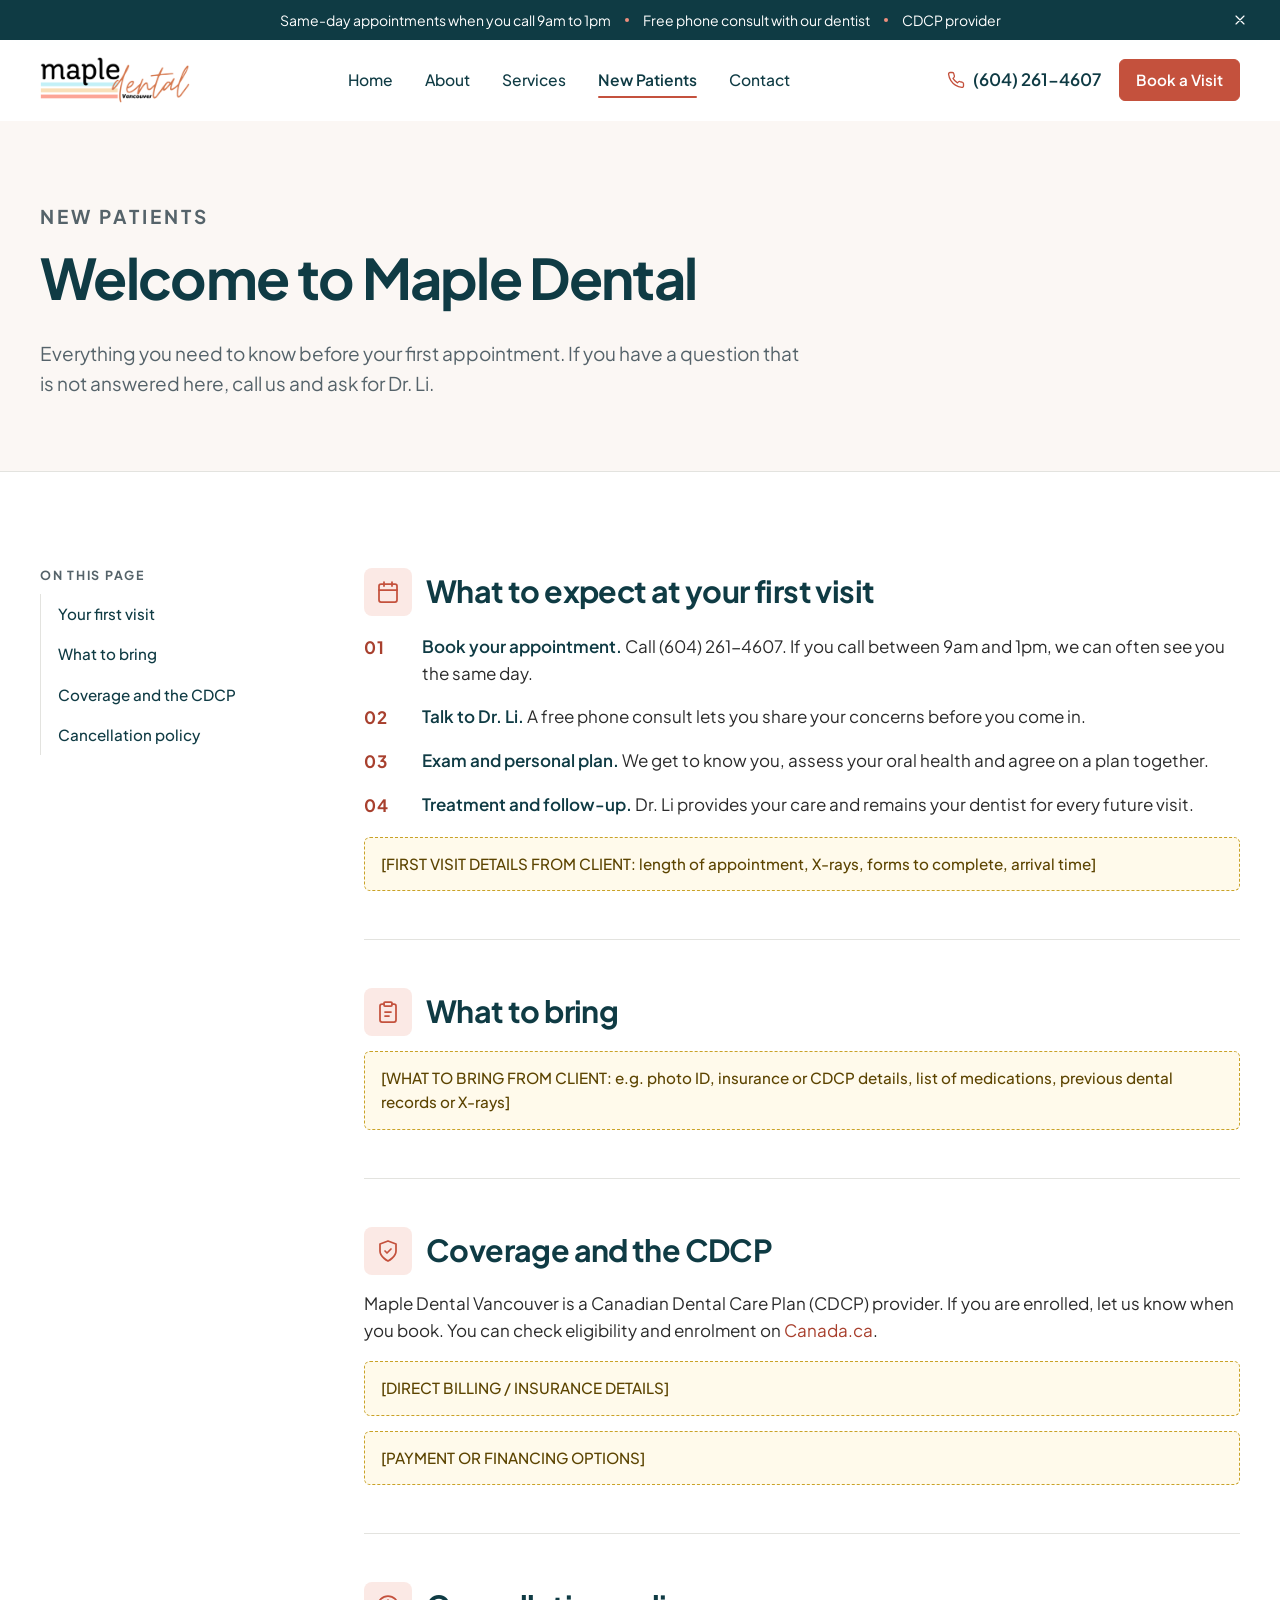
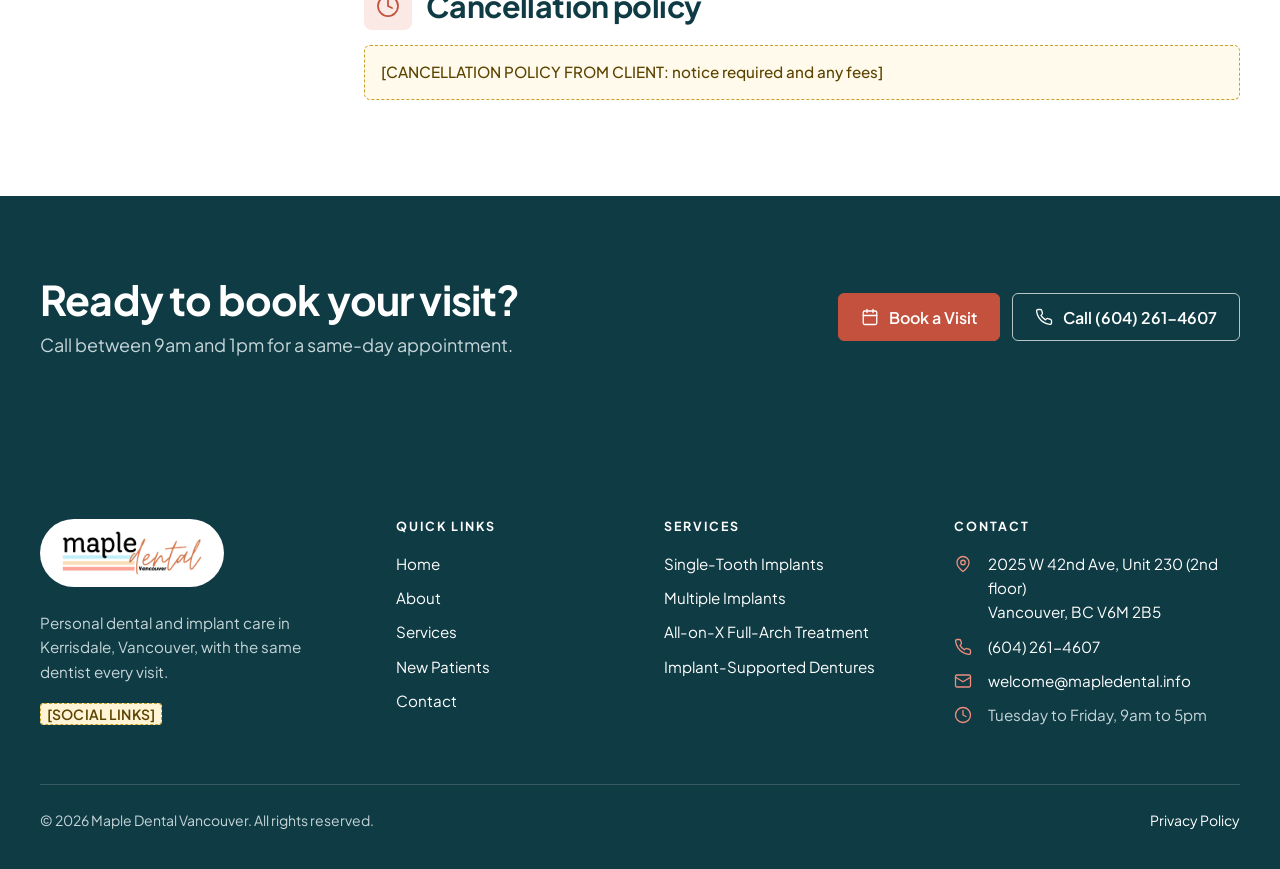
<file: new-patients/index.html>
<!doctype html>
<html lang="en-CA">
<head>
  <meta charset="utf-8">
  <meta name="viewport" content="width=device-width, initial-scale=1">
  <title>New Patients | Maple Dental Vancouver, Kerrisdale</title>
  <meta name="description" content="New to Maple Dental Vancouver? Learn what to expect at your first visit, what to bring, and how the Canadian Dental Care Plan (CDCP) works at our Kerrisdale clinic.">
  <link rel="canonical" href="https://mapledental.info/new-patients/">
  <meta property="og:type" content="website">
  <meta property="og:site_name" content="Maple Dental Vancouver">
  <meta property="og:title" content="New Patients | Maple Dental Vancouver, Kerrisdale">
  <meta property="og:description" content="New to Maple Dental Vancouver? Learn what to expect at your first visit, what to bring, and how the Canadian Dental Care Plan (CDCP) works at our Kerrisdale clinic.">
  <meta property="og:url" content="https://mapledental.info/new-patients/">
  <meta property="og:image" content="https://mapledental.info/assets/img/dr-stephen-li.jpg">
  <meta property="og:locale" content="en_CA">
  <meta name="twitter:card" content="summary_large_image">
  <meta name="theme-color" content="#0f3b44">
  <link rel="icon" type="image/png" href="/assets/img/favicon.png">
  <link rel="preconnect" href="https://fonts.googleapis.com">
  <link rel="preconnect" href="https://fonts.gstatic.com" crossorigin>
  <link href="https://fonts.googleapis.com/css2?family=Plus+Jakarta+Sans:wght@400;500;600;700&display=swap" rel="stylesheet">
  <link rel="stylesheet" href="/assets/css/styles.css">
  <script>document.documentElement.classList.add('js')</script>
</head><body>
  <a class="skip-link" href="#main">Skip to content</a>

  <div class="announce" data-announce>
    <div class="container announce__inner">
      <ul class="announce__list" aria-label="Clinic highlights">
        <li>Same-day appointments when you call 9am to 1pm</li>
        <li>Free phone consult with our dentist</li>
        <li>CDCP provider</li>
      </ul>
      <button class="announce__close" type="button" data-announce-close aria-label="Dismiss announcement"><svg viewBox="0 0 24 24" fill="none" stroke="currentColor" stroke-width="1.75" stroke-linecap="round" stroke-linejoin="round" aria-hidden="true" focusable="false"><path d="M18 6 6 18M6 6l12 12"/></svg></button>
    </div>
  </div>

  <header class="site-header">
    <div class="container header__inner">
      <a class="brand" href="/" aria-label="Maple Dental Vancouver, home">
        <img src="/assets/img/maple-dental-logo.png" width="720" height="223" alt="Maple Dental Vancouver logo">
      </a>
      <nav class="nav" id="site-nav" aria-label="Main">
        <ul class="nav__list">
          <li><a class="nav__link" href="/">Home</a></li>
          <li><a class="nav__link" href="/about/">About</a></li>
          <li><a class="nav__link" href="/services/">Services</a></li>
          <li><a class="nav__link" href="/new-patients/" aria-current="page">New Patients</a></li>
          <li><a class="nav__link" href="/contact/">Contact</a></li>
        </ul>
        <div class="nav__mobile-cta">
          <a class="btn btn--primary" href="tel:+16042614607"><svg viewBox="0 0 24 24" fill="none" stroke="currentColor" stroke-width="1.75" stroke-linecap="round" stroke-linejoin="round" aria-hidden="true" focusable="false"><rect x="3" y="4" width="18" height="18" rx="2"/><path d="M16 2v4M8 2v4M3 10h18"/></svg>Book a Visit</a>
          <a class="btn btn--outline" href="tel:+16042614607"><svg viewBox="0 0 24 24" fill="none" stroke="currentColor" stroke-width="1.75" stroke-linecap="round" stroke-linejoin="round" aria-hidden="true" focusable="false"><path d="M22 16.9v3a2 2 0 0 1-2.2 2 19.8 19.8 0 0 1-8.6-3.1 19.5 19.5 0 0 1-6-6A19.8 19.8 0 0 1 2.1 4.2 2 2 0 0 1 4.1 2h3a2 2 0 0 1 2 1.7c.1.9.4 1.8.7 2.7a2 2 0 0 1-.5 2.1L8 9.8a16 16 0 0 0 6 6l1.3-1.3a2 2 0 0 1 2.1-.4c.9.3 1.8.6 2.7.7a2 2 0 0 1 1.7 2z"/></svg>Call (604) 261-4607</a>
        </div>
      </nav>
      <div class="header__actions">
        <a class="header__phone" href="tel:+16042614607" aria-label="Call (604) 261-4607"><svg viewBox="0 0 24 24" fill="none" stroke="currentColor" stroke-width="1.75" stroke-linecap="round" stroke-linejoin="round" aria-hidden="true" focusable="false"><path d="M22 16.9v3a2 2 0 0 1-2.2 2 19.8 19.8 0 0 1-8.6-3.1 19.5 19.5 0 0 1-6-6A19.8 19.8 0 0 1 2.1 4.2 2 2 0 0 1 4.1 2h3a2 2 0 0 1 2 1.7c.1.9.4 1.8.7 2.7a2 2 0 0 1-.5 2.1L8 9.8a16 16 0 0 0 6 6l1.3-1.3a2 2 0 0 1 2.1-.4c.9.3 1.8.6 2.7.7a2 2 0 0 1 1.7 2z"/></svg><span>(604) 261-4607</span></a>
        <!-- [ONLINE BOOKING URL]: set BOOKING_URL in src/build.py -->
        <a class="btn btn--primary btn--sm" href="tel:+16042614607">Book a Visit</a>
      </div>
      <button class="menu-toggle" type="button" aria-expanded="false" aria-controls="site-nav" aria-label="Open menu">
        <svg class="icon-open" viewBox="0 0 24 24" fill="none" stroke="currentColor" stroke-width="1.75" stroke-linecap="round" stroke-linejoin="round" aria-hidden="true" focusable="false"><path d="M4 6h16M4 12h16M4 18h16"/></svg><svg class="icon-close" viewBox="0 0 24 24" fill="none" stroke="currentColor" stroke-width="1.75" stroke-linecap="round" stroke-linejoin="round" aria-hidden="true" focusable="false"><path d="M18 6 6 18M6 6l12 12"/></svg>
      </button>
    </div>
  </header>

  <main id="main">
    <section class="page-hero">
      <div class="container">
        <div class="page-hero__inner">
          <p class="eyebrow">New patients</p>
          <h1>Welcome to Maple Dental</h1>
          <p>Everything you need to know before your first appointment. If you have a question that is not answered here, call us and ask for Dr. Li.</p>
        </div>
      </div>
    </section>

    <section class="section">
      <div class="container content-grid">
        <aside class="toc" aria-labelledby="toc-title">
          <h2 id="toc-title">On this page</h2>
          <ol>
              <li><a href="#first-visit">Your first visit</a></li>
              <li><a href="#what-to-bring">What to bring</a></li>
              <li><a href="#coverage">Coverage and the CDCP</a></li>
              <li><a href="#cancellations">Cancellation policy</a></li>
          </ol>
        </aside>
        <div>
          <section class="content-section reveal" id="first-visit" aria-labelledby="first-visit-title">
            <h2 id="first-visit-title"><span class="icon-tile"><svg viewBox="0 0 24 24" fill="none" stroke="currentColor" stroke-width="1.75" stroke-linecap="round" stroke-linejoin="round" aria-hidden="true" focusable="false"><rect x="3" y="4" width="18" height="18" rx="2"/><path d="M16 2v4M8 2v4M3 10h18"/></svg></span>What to expect at your first visit</h2>
            <ol class="numbered">
              <li><div><strong>Book your appointment.</strong> Call (604) 261-4607. If you call between 9am and 1pm, we can often see you the same day.</div></li>
              <li><div><strong>Talk to Dr. Li.</strong> A free phone consult lets you share your concerns before you come in.</div></li>
              <li><div><strong>Exam and personal plan.</strong> We get to know you, assess your oral health and agree on a plan together.</div></li>
              <li><div><strong>Treatment and follow-up.</strong> Dr. Li provides your care and remains your dentist for every future visit.</div></li>
            </ol>
            <p class="ph-block">[FIRST VISIT DETAILS FROM CLIENT: length of appointment, X-rays, forms to complete, arrival time]</p>
          </section>

          <section class="content-section reveal" id="what-to-bring" aria-labelledby="bring-title">
            <h2 id="bring-title"><span class="icon-tile"><svg viewBox="0 0 24 24" fill="none" stroke="currentColor" stroke-width="1.75" stroke-linecap="round" stroke-linejoin="round" aria-hidden="true" focusable="false"><rect x="8" y="2" width="8" height="4" rx="1"/><path d="M16 4h2a2 2 0 0 1 2 2v14a2 2 0 0 1-2 2H6a2 2 0 0 1-2-2V6a2 2 0 0 1 2-2h2"/><path d="M9 12h6M9 16h4"/></svg></span>What to bring</h2>
            <p class="ph-block">[WHAT TO BRING FROM CLIENT: e.g. photo ID, insurance or CDCP details, list of medications, previous dental records or X-rays]</p>
          </section>

          <section class="content-section reveal" id="coverage" aria-labelledby="np-coverage-title">
            <h2 id="np-coverage-title"><span class="icon-tile"><svg viewBox="0 0 24 24" fill="none" stroke="currentColor" stroke-width="1.75" stroke-linecap="round" stroke-linejoin="round" aria-hidden="true" focusable="false"><path d="M12 22s8-4 8-10V5l-8-3-8 3v7c0 6 8 10 8 10z"/><path d="m9 12 2 2 4-4"/></svg></span>Coverage and the CDCP</h2>
            <p>Maple Dental Vancouver is a Canadian Dental Care Plan (CDCP) provider. If you are enrolled, let us know when you book. You can check eligibility and enrolment on <a href="https://www.canada.ca/en/services/benefits/dental/dental-care-plan.html" target="_blank" rel="noopener">Canada.ca<span class="sr-only"> (opens in a new tab)</span></a>.</p>
            <p class="ph-block">[DIRECT BILLING / INSURANCE DETAILS]</p>
            <p class="ph-block">[PAYMENT OR FINANCING OPTIONS]</p>
          </section>

          <section class="content-section reveal" id="cancellations" aria-labelledby="cancel-title">
            <h2 id="cancel-title"><span class="icon-tile"><svg viewBox="0 0 24 24" fill="none" stroke="currentColor" stroke-width="1.75" stroke-linecap="round" stroke-linejoin="round" aria-hidden="true" focusable="false"><circle cx="12" cy="12" r="10"/><path d="M12 6v6l4 2"/></svg></span>Cancellation policy</h2>
            <p class="ph-block">[CANCELLATION POLICY FROM CLIENT: notice required and any fees]</p>
          </section>
        </div>
      </div>
    </section>

    <section class="cta-band on-dark" aria-labelledby="cta-title">
      <div class="container cta-band__inner reveal">
        <div>
          <h2 id="cta-title">Ready to book your visit?</h2>
          <p>Call between 9am and 1pm for a same-day appointment.</p>
        </div>
        <div class="btn-row">
          <a class="btn btn--primary" href="tel:+16042614607"><svg viewBox="0 0 24 24" fill="none" stroke="currentColor" stroke-width="1.75" stroke-linecap="round" stroke-linejoin="round" aria-hidden="true" focusable="false"><rect x="3" y="4" width="18" height="18" rx="2"/><path d="M16 2v4M8 2v4M3 10h18"/></svg>Book a Visit</a>
          <a class="btn btn--outline-light" href="tel:+16042614607"><svg viewBox="0 0 24 24" fill="none" stroke="currentColor" stroke-width="1.75" stroke-linecap="round" stroke-linejoin="round" aria-hidden="true" focusable="false"><path d="M22 16.9v3a2 2 0 0 1-2.2 2 19.8 19.8 0 0 1-8.6-3.1 19.5 19.5 0 0 1-6-6A19.8 19.8 0 0 1 2.1 4.2 2 2 0 0 1 4.1 2h3a2 2 0 0 1 2 1.7c.1.9.4 1.8.7 2.7a2 2 0 0 1-.5 2.1L8 9.8a16 16 0 0 0 6 6l1.3-1.3a2 2 0 0 1 2.1-.4c.9.3 1.8.6 2.7.7a2 2 0 0 1 1.7 2z"/></svg>Call (604) 261-4607</a>
        </div>
      </div>
    </section>
  </main>

  <footer class="site-footer">
    <div class="container">
      <div class="footer__grid">
        <div>
          <a class="footer__logo" href="/" aria-label="Maple Dental Vancouver, home">
            <img src="/assets/img/maple-dental-logo.png" width="720" height="223" alt="Maple Dental Vancouver logo" loading="lazy">
          </a>
          <p>Personal dental and implant care in Kerrisdale, Vancouver, with the same dentist every visit.</p>
          <p class="footer__social"><span class="ph">[SOCIAL LINKS]</span></p>
        </div>
        <nav aria-label="Footer quick links">
          <h2>Quick links</h2>
          <ul>
            <li><a href="/">Home</a></li>
            <li><a href="/about/">About</a></li>
            <li><a href="/services/">Services</a></li>
            <li><a href="/new-patients/">New Patients</a></li>
            <li><a href="/contact/">Contact</a></li>
          </ul>
        </nav>
        <nav aria-label="Footer services">
          <h2>Services</h2>
          <ul>
            <li><a href="/services/#single-tooth-implants">Single-Tooth Implants</a></li>
            <li><a href="/services/#multiple-implants">Multiple Implants</a></li>
            <li><a href="/services/#all-on-x">All-on-X Full-Arch Treatment</a></li>
            <li><a href="/services/#implant-supported-dentures">Implant-Supported Dentures</a></li>
          </ul>
        </nav>
        <div>
          <h2>Contact</h2>
          <ul class="footer__contact">
            <li><svg viewBox="0 0 24 24" fill="none" stroke="currentColor" stroke-width="1.75" stroke-linecap="round" stroke-linejoin="round" aria-hidden="true" focusable="false"><path d="M20 10c0 6-8 12-8 12s-8-6-8-12a8 8 0 0 1 16 0z"/><circle cx="12" cy="10" r="3"/></svg><address><a href="https://www.google.com/maps/search/?api=1&query=2025+W+42nd+Ave+Unit+230+Vancouver+BC+V6M+2B5" target="_blank" rel="noopener">2025 W 42nd Ave, Unit 230 (2nd floor)<br>Vancouver, BC V6M 2B5</a></address></li>
            <li><svg viewBox="0 0 24 24" fill="none" stroke="currentColor" stroke-width="1.75" stroke-linecap="round" stroke-linejoin="round" aria-hidden="true" focusable="false"><path d="M22 16.9v3a2 2 0 0 1-2.2 2 19.8 19.8 0 0 1-8.6-3.1 19.5 19.5 0 0 1-6-6A19.8 19.8 0 0 1 2.1 4.2 2 2 0 0 1 4.1 2h3a2 2 0 0 1 2 1.7c.1.9.4 1.8.7 2.7a2 2 0 0 1-.5 2.1L8 9.8a16 16 0 0 0 6 6l1.3-1.3a2 2 0 0 1 2.1-.4c.9.3 1.8.6 2.7.7a2 2 0 0 1 1.7 2z"/></svg><a href="tel:+16042614607">(604) 261-4607</a></li>
            <li><svg viewBox="0 0 24 24" fill="none" stroke="currentColor" stroke-width="1.75" stroke-linecap="round" stroke-linejoin="round" aria-hidden="true" focusable="false"><rect x="2" y="4" width="20" height="16" rx="2"/><path d="m22 7-10 6L2 7"/></svg><a href="mailto:welcome@mapledental.info">welcome@mapledental.info</a></li>
            <li><svg viewBox="0 0 24 24" fill="none" stroke="currentColor" stroke-width="1.75" stroke-linecap="round" stroke-linejoin="round" aria-hidden="true" focusable="false"><circle cx="12" cy="12" r="10"/><path d="M12 6v6l4 2"/></svg><span>Tuesday to Friday, 9am to 5pm</span></li>
          </ul>
        </div>
      </div>
      <div class="footer__bottom">
        <p>&copy; <span data-year>2026</span> Maple Dental Vancouver. All rights reserved.</p>
        <ul>
          <li><a href="/privacy-policy/">Privacy Policy</a></li>
        </ul>
      </div>
    </div>
  </footer>

  <div class="mobile-bar" aria-label="Quick actions">
    <a class="btn btn--outline" href="tel:+16042614607"><svg viewBox="0 0 24 24" fill="none" stroke="currentColor" stroke-width="1.75" stroke-linecap="round" stroke-linejoin="round" aria-hidden="true" focusable="false"><path d="M22 16.9v3a2 2 0 0 1-2.2 2 19.8 19.8 0 0 1-8.6-3.1 19.5 19.5 0 0 1-6-6A19.8 19.8 0 0 1 2.1 4.2 2 2 0 0 1 4.1 2h3a2 2 0 0 1 2 1.7c.1.9.4 1.8.7 2.7a2 2 0 0 1-.5 2.1L8 9.8a16 16 0 0 0 6 6l1.3-1.3a2 2 0 0 1 2.1-.4c.9.3 1.8.6 2.7.7a2 2 0 0 1 1.7 2z"/></svg>Call</a>
    <a class="btn btn--primary" href="tel:+16042614607"><svg viewBox="0 0 24 24" fill="none" stroke="currentColor" stroke-width="1.75" stroke-linecap="round" stroke-linejoin="round" aria-hidden="true" focusable="false"><rect x="3" y="4" width="18" height="18" rx="2"/><path d="M16 2v4M8 2v4M3 10h18"/></svg>Book</a>
  </div>

  <script src="/assets/js/main.js" defer></script>
</body>
</html>
</file>
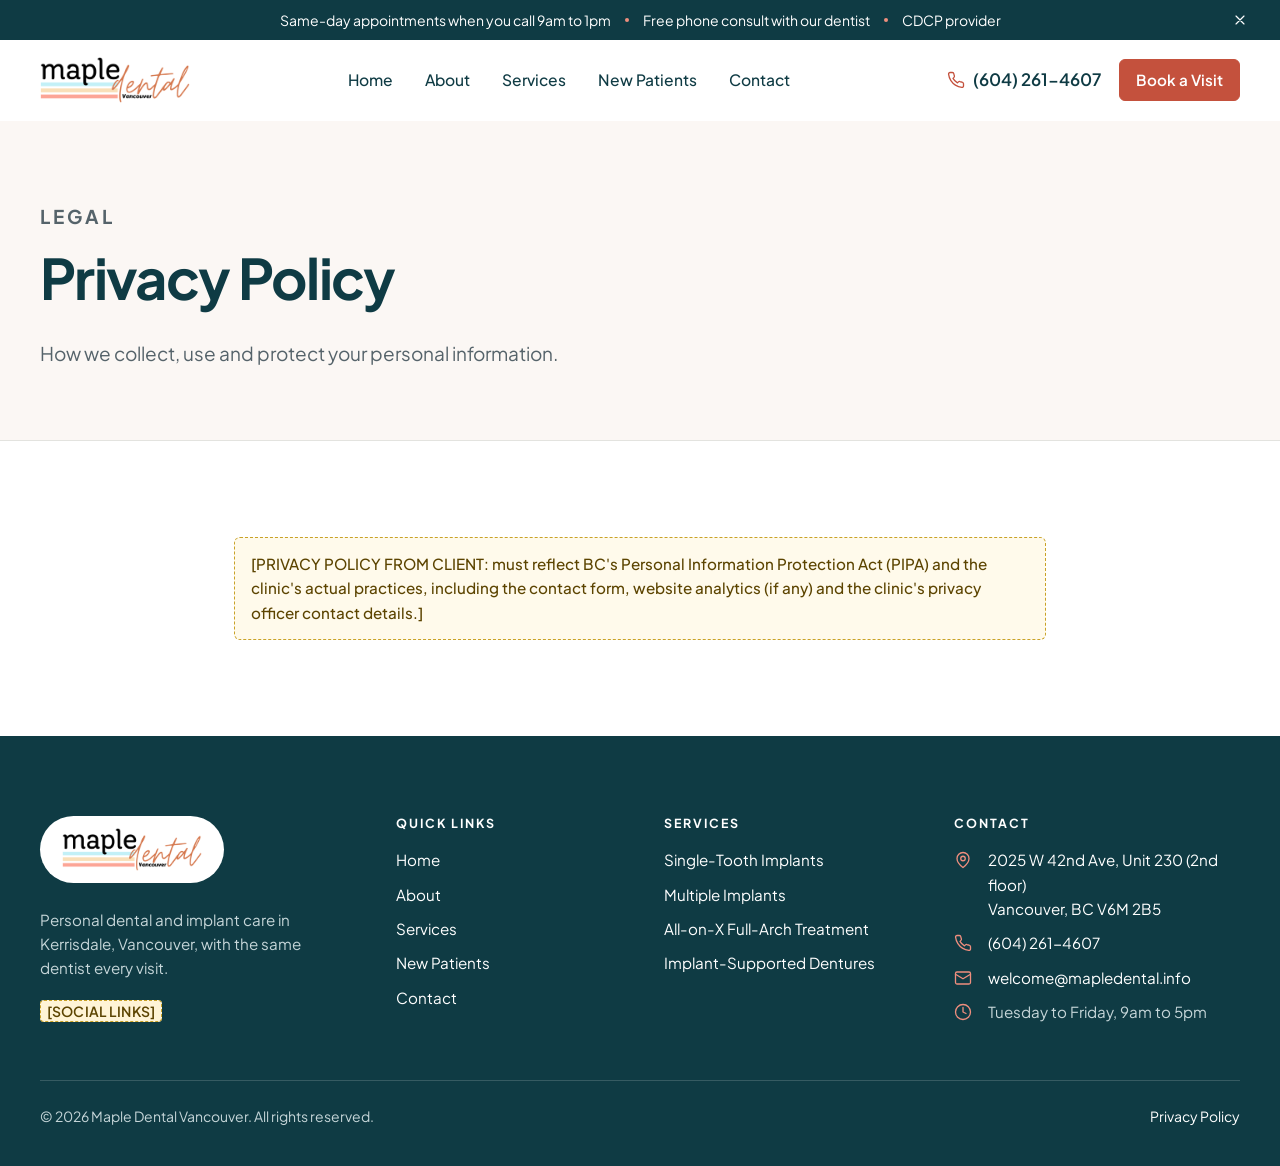
<file: privacy-policy/index.html>
<!doctype html>
<html lang="en-CA">
<head>
  <meta charset="utf-8">
  <meta name="viewport" content="width=device-width, initial-scale=1">
  <title>Privacy Policy | Maple Dental Vancouver</title>
  <meta name="description" content="How Maple Dental Vancouver collects, uses and protects your personal information.">
  <link rel="canonical" href="https://mapledental.info/privacy-policy/">
  <meta property="og:type" content="website">
  <meta property="og:site_name" content="Maple Dental Vancouver">
  <meta property="og:title" content="Privacy Policy | Maple Dental Vancouver">
  <meta property="og:description" content="How Maple Dental Vancouver collects, uses and protects your personal information.">
  <meta property="og:url" content="https://mapledental.info/privacy-policy/">
  <meta property="og:image" content="https://mapledental.info/assets/img/dr-stephen-li.jpg">
  <meta property="og:locale" content="en_CA">
  <meta name="twitter:card" content="summary_large_image">
  <meta name="theme-color" content="#0f3b44">
  <link rel="icon" type="image/png" href="/assets/img/favicon.png">
  <link rel="preconnect" href="https://fonts.googleapis.com">
  <link rel="preconnect" href="https://fonts.gstatic.com" crossorigin>
  <link href="https://fonts.googleapis.com/css2?family=Plus+Jakarta+Sans:wght@400;500;600;700&display=swap" rel="stylesheet">
  <link rel="stylesheet" href="/assets/css/styles.css">
  <script>document.documentElement.classList.add('js')</script>
</head><body>
  <a class="skip-link" href="#main">Skip to content</a>

  <div class="announce" data-announce>
    <div class="container announce__inner">
      <ul class="announce__list" aria-label="Clinic highlights">
        <li>Same-day appointments when you call 9am to 1pm</li>
        <li>Free phone consult with our dentist</li>
        <li>CDCP provider</li>
      </ul>
      <button class="announce__close" type="button" data-announce-close aria-label="Dismiss announcement"><svg viewBox="0 0 24 24" fill="none" stroke="currentColor" stroke-width="1.75" stroke-linecap="round" stroke-linejoin="round" aria-hidden="true" focusable="false"><path d="M18 6 6 18M6 6l12 12"/></svg></button>
    </div>
  </div>

  <header class="site-header">
    <div class="container header__inner">
      <a class="brand" href="/" aria-label="Maple Dental Vancouver, home">
        <img src="/assets/img/maple-dental-logo.png" width="720" height="223" alt="Maple Dental Vancouver logo">
      </a>
      <nav class="nav" id="site-nav" aria-label="Main">
        <ul class="nav__list">
          <li><a class="nav__link" href="/">Home</a></li>
          <li><a class="nav__link" href="/about/">About</a></li>
          <li><a class="nav__link" href="/services/">Services</a></li>
          <li><a class="nav__link" href="/new-patients/">New Patients</a></li>
          <li><a class="nav__link" href="/contact/">Contact</a></li>
        </ul>
        <div class="nav__mobile-cta">
          <a class="btn btn--primary" href="tel:+16042614607"><svg viewBox="0 0 24 24" fill="none" stroke="currentColor" stroke-width="1.75" stroke-linecap="round" stroke-linejoin="round" aria-hidden="true" focusable="false"><rect x="3" y="4" width="18" height="18" rx="2"/><path d="M16 2v4M8 2v4M3 10h18"/></svg>Book a Visit</a>
          <a class="btn btn--outline" href="tel:+16042614607"><svg viewBox="0 0 24 24" fill="none" stroke="currentColor" stroke-width="1.75" stroke-linecap="round" stroke-linejoin="round" aria-hidden="true" focusable="false"><path d="M22 16.9v3a2 2 0 0 1-2.2 2 19.8 19.8 0 0 1-8.6-3.1 19.5 19.5 0 0 1-6-6A19.8 19.8 0 0 1 2.1 4.2 2 2 0 0 1 4.1 2h3a2 2 0 0 1 2 1.7c.1.9.4 1.8.7 2.7a2 2 0 0 1-.5 2.1L8 9.8a16 16 0 0 0 6 6l1.3-1.3a2 2 0 0 1 2.1-.4c.9.3 1.8.6 2.7.7a2 2 0 0 1 1.7 2z"/></svg>Call (604) 261-4607</a>
        </div>
      </nav>
      <div class="header__actions">
        <a class="header__phone" href="tel:+16042614607" aria-label="Call (604) 261-4607"><svg viewBox="0 0 24 24" fill="none" stroke="currentColor" stroke-width="1.75" stroke-linecap="round" stroke-linejoin="round" aria-hidden="true" focusable="false"><path d="M22 16.9v3a2 2 0 0 1-2.2 2 19.8 19.8 0 0 1-8.6-3.1 19.5 19.5 0 0 1-6-6A19.8 19.8 0 0 1 2.1 4.2 2 2 0 0 1 4.1 2h3a2 2 0 0 1 2 1.7c.1.9.4 1.8.7 2.7a2 2 0 0 1-.5 2.1L8 9.8a16 16 0 0 0 6 6l1.3-1.3a2 2 0 0 1 2.1-.4c.9.3 1.8.6 2.7.7a2 2 0 0 1 1.7 2z"/></svg><span>(604) 261-4607</span></a>
        <!-- [ONLINE BOOKING URL]: set BOOKING_URL in src/build.py -->
        <a class="btn btn--primary btn--sm" href="tel:+16042614607">Book a Visit</a>
      </div>
      <button class="menu-toggle" type="button" aria-expanded="false" aria-controls="site-nav" aria-label="Open menu">
        <svg class="icon-open" viewBox="0 0 24 24" fill="none" stroke="currentColor" stroke-width="1.75" stroke-linecap="round" stroke-linejoin="round" aria-hidden="true" focusable="false"><path d="M4 6h16M4 12h16M4 18h16"/></svg><svg class="icon-close" viewBox="0 0 24 24" fill="none" stroke="currentColor" stroke-width="1.75" stroke-linecap="round" stroke-linejoin="round" aria-hidden="true" focusable="false"><path d="M18 6 6 18M6 6l12 12"/></svg>
      </button>
    </div>
  </header>

  <main id="main">
    <section class="page-hero">
      <div class="container">
        <div class="page-hero__inner">
          <p class="eyebrow">Legal</p>
          <h1>Privacy Policy</h1>
          <p>How we collect, use and protect your personal information.</p>
        </div>
      </div>
    </section>

    <section class="section">
      <div class="container" style="max-width:860px">
        <p class="ph-block">[PRIVACY POLICY FROM CLIENT: must reflect BC's Personal Information Protection Act (PIPA) and the clinic's actual practices, including the contact form, website analytics (if any) and the clinic's privacy officer contact details.]</p>
      </div>
    </section>

  </main>

  <footer class="site-footer">
    <div class="container">
      <div class="footer__grid">
        <div>
          <a class="footer__logo" href="/" aria-label="Maple Dental Vancouver, home">
            <img src="/assets/img/maple-dental-logo.png" width="720" height="223" alt="Maple Dental Vancouver logo" loading="lazy">
          </a>
          <p>Personal dental and implant care in Kerrisdale, Vancouver, with the same dentist every visit.</p>
          <p class="footer__social"><span class="ph">[SOCIAL LINKS]</span></p>
        </div>
        <nav aria-label="Footer quick links">
          <h2>Quick links</h2>
          <ul>
            <li><a href="/">Home</a></li>
            <li><a href="/about/">About</a></li>
            <li><a href="/services/">Services</a></li>
            <li><a href="/new-patients/">New Patients</a></li>
            <li><a href="/contact/">Contact</a></li>
          </ul>
        </nav>
        <nav aria-label="Footer services">
          <h2>Services</h2>
          <ul>
            <li><a href="/services/#single-tooth-implants">Single-Tooth Implants</a></li>
            <li><a href="/services/#multiple-implants">Multiple Implants</a></li>
            <li><a href="/services/#all-on-x">All-on-X Full-Arch Treatment</a></li>
            <li><a href="/services/#implant-supported-dentures">Implant-Supported Dentures</a></li>
          </ul>
        </nav>
        <div>
          <h2>Contact</h2>
          <ul class="footer__contact">
            <li><svg viewBox="0 0 24 24" fill="none" stroke="currentColor" stroke-width="1.75" stroke-linecap="round" stroke-linejoin="round" aria-hidden="true" focusable="false"><path d="M20 10c0 6-8 12-8 12s-8-6-8-12a8 8 0 0 1 16 0z"/><circle cx="12" cy="10" r="3"/></svg><address><a href="https://www.google.com/maps/search/?api=1&query=2025+W+42nd+Ave+Unit+230+Vancouver+BC+V6M+2B5" target="_blank" rel="noopener">2025 W 42nd Ave, Unit 230 (2nd floor)<br>Vancouver, BC V6M 2B5</a></address></li>
            <li><svg viewBox="0 0 24 24" fill="none" stroke="currentColor" stroke-width="1.75" stroke-linecap="round" stroke-linejoin="round" aria-hidden="true" focusable="false"><path d="M22 16.9v3a2 2 0 0 1-2.2 2 19.8 19.8 0 0 1-8.6-3.1 19.5 19.5 0 0 1-6-6A19.8 19.8 0 0 1 2.1 4.2 2 2 0 0 1 4.1 2h3a2 2 0 0 1 2 1.7c.1.9.4 1.8.7 2.7a2 2 0 0 1-.5 2.1L8 9.8a16 16 0 0 0 6 6l1.3-1.3a2 2 0 0 1 2.1-.4c.9.3 1.8.6 2.7.7a2 2 0 0 1 1.7 2z"/></svg><a href="tel:+16042614607">(604) 261-4607</a></li>
            <li><svg viewBox="0 0 24 24" fill="none" stroke="currentColor" stroke-width="1.75" stroke-linecap="round" stroke-linejoin="round" aria-hidden="true" focusable="false"><rect x="2" y="4" width="20" height="16" rx="2"/><path d="m22 7-10 6L2 7"/></svg><a href="mailto:welcome@mapledental.info">welcome@mapledental.info</a></li>
            <li><svg viewBox="0 0 24 24" fill="none" stroke="currentColor" stroke-width="1.75" stroke-linecap="round" stroke-linejoin="round" aria-hidden="true" focusable="false"><circle cx="12" cy="12" r="10"/><path d="M12 6v6l4 2"/></svg><span>Tuesday to Friday, 9am to 5pm</span></li>
          </ul>
        </div>
      </div>
      <div class="footer__bottom">
        <p>&copy; <span data-year>2026</span> Maple Dental Vancouver. All rights reserved.</p>
        <ul>
          <li><a href="/privacy-policy/">Privacy Policy</a></li>
        </ul>
      </div>
    </div>
  </footer>

  <div class="mobile-bar" aria-label="Quick actions">
    <a class="btn btn--outline" href="tel:+16042614607"><svg viewBox="0 0 24 24" fill="none" stroke="currentColor" stroke-width="1.75" stroke-linecap="round" stroke-linejoin="round" aria-hidden="true" focusable="false"><path d="M22 16.9v3a2 2 0 0 1-2.2 2 19.8 19.8 0 0 1-8.6-3.1 19.5 19.5 0 0 1-6-6A19.8 19.8 0 0 1 2.1 4.2 2 2 0 0 1 4.1 2h3a2 2 0 0 1 2 1.7c.1.9.4 1.8.7 2.7a2 2 0 0 1-.5 2.1L8 9.8a16 16 0 0 0 6 6l1.3-1.3a2 2 0 0 1 2.1-.4c.9.3 1.8.6 2.7.7a2 2 0 0 1 1.7 2z"/></svg>Call</a>
    <a class="btn btn--primary" href="tel:+16042614607"><svg viewBox="0 0 24 24" fill="none" stroke="currentColor" stroke-width="1.75" stroke-linecap="round" stroke-linejoin="round" aria-hidden="true" focusable="false"><rect x="3" y="4" width="18" height="18" rx="2"/><path d="M16 2v4M8 2v4M3 10h18"/></svg>Book</a>
  </div>

  <script src="/assets/js/main.js" defer></script>
</body>
</html>
</file>
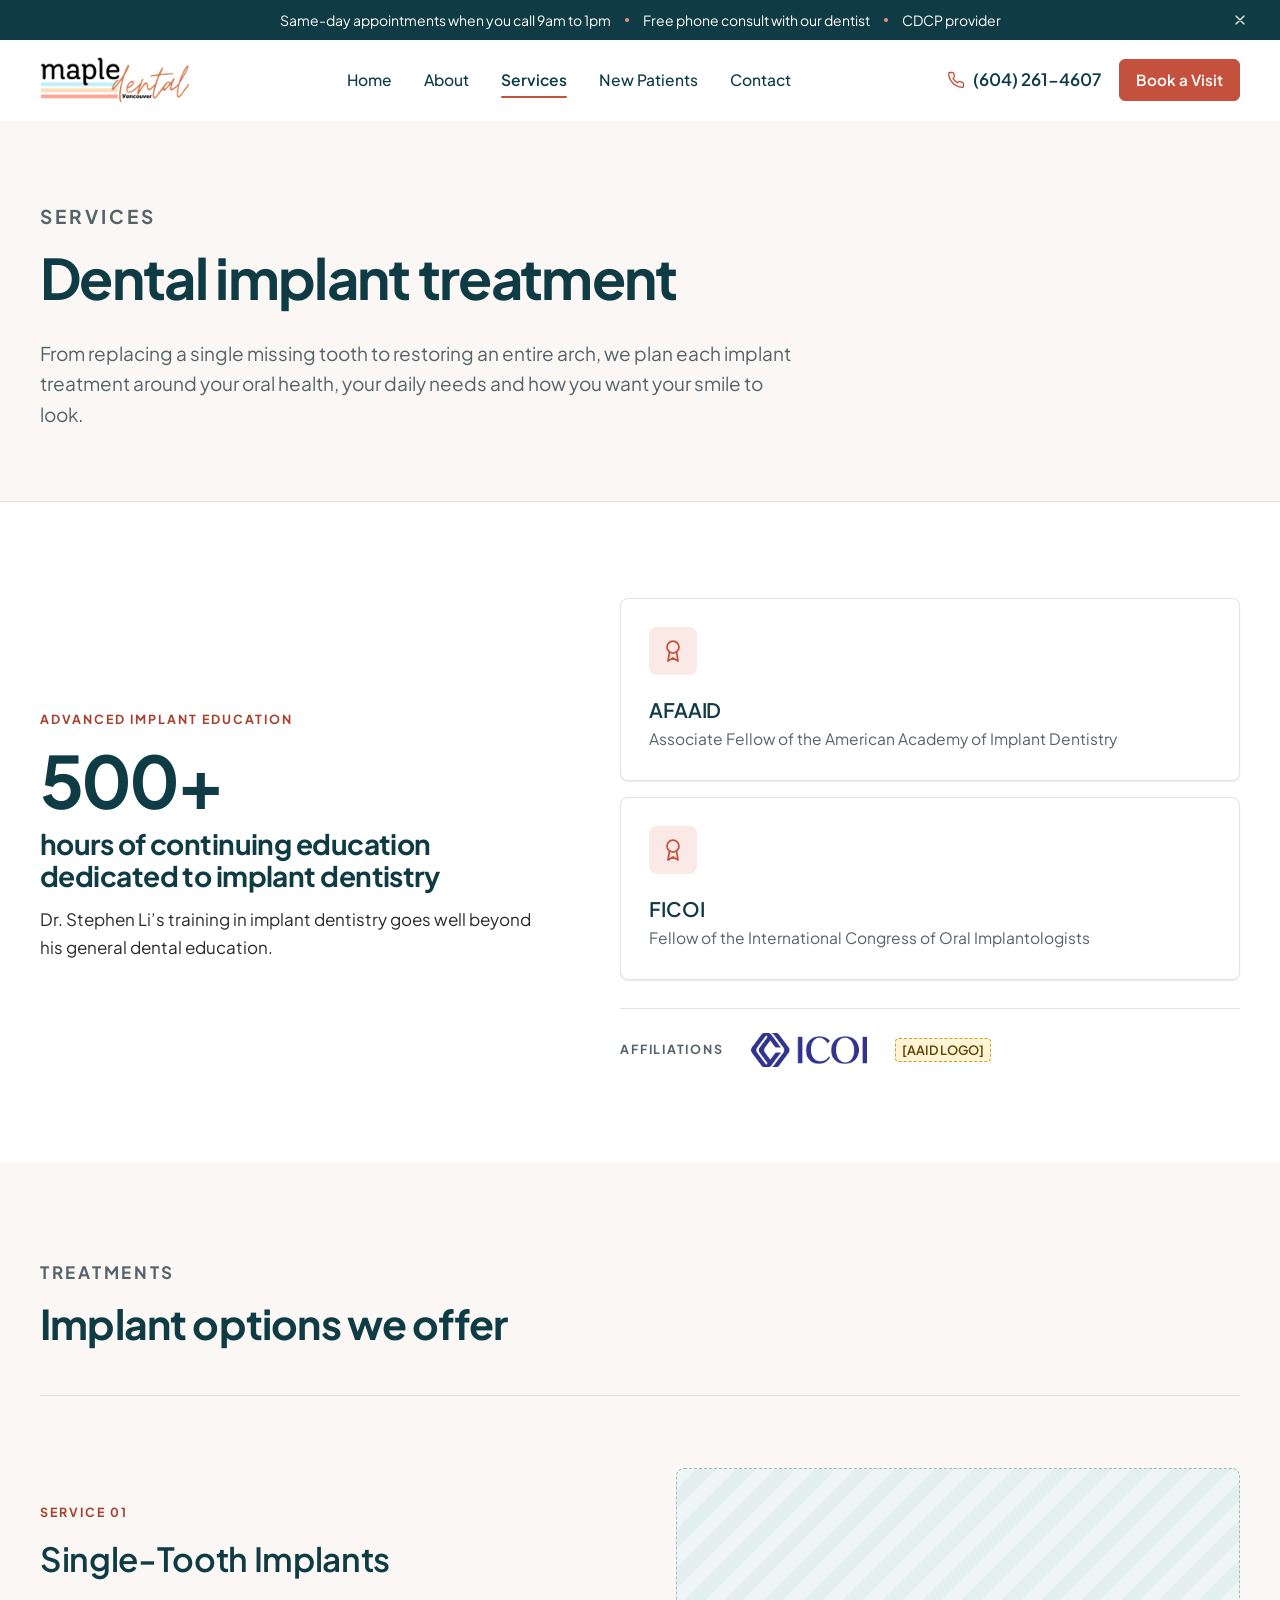
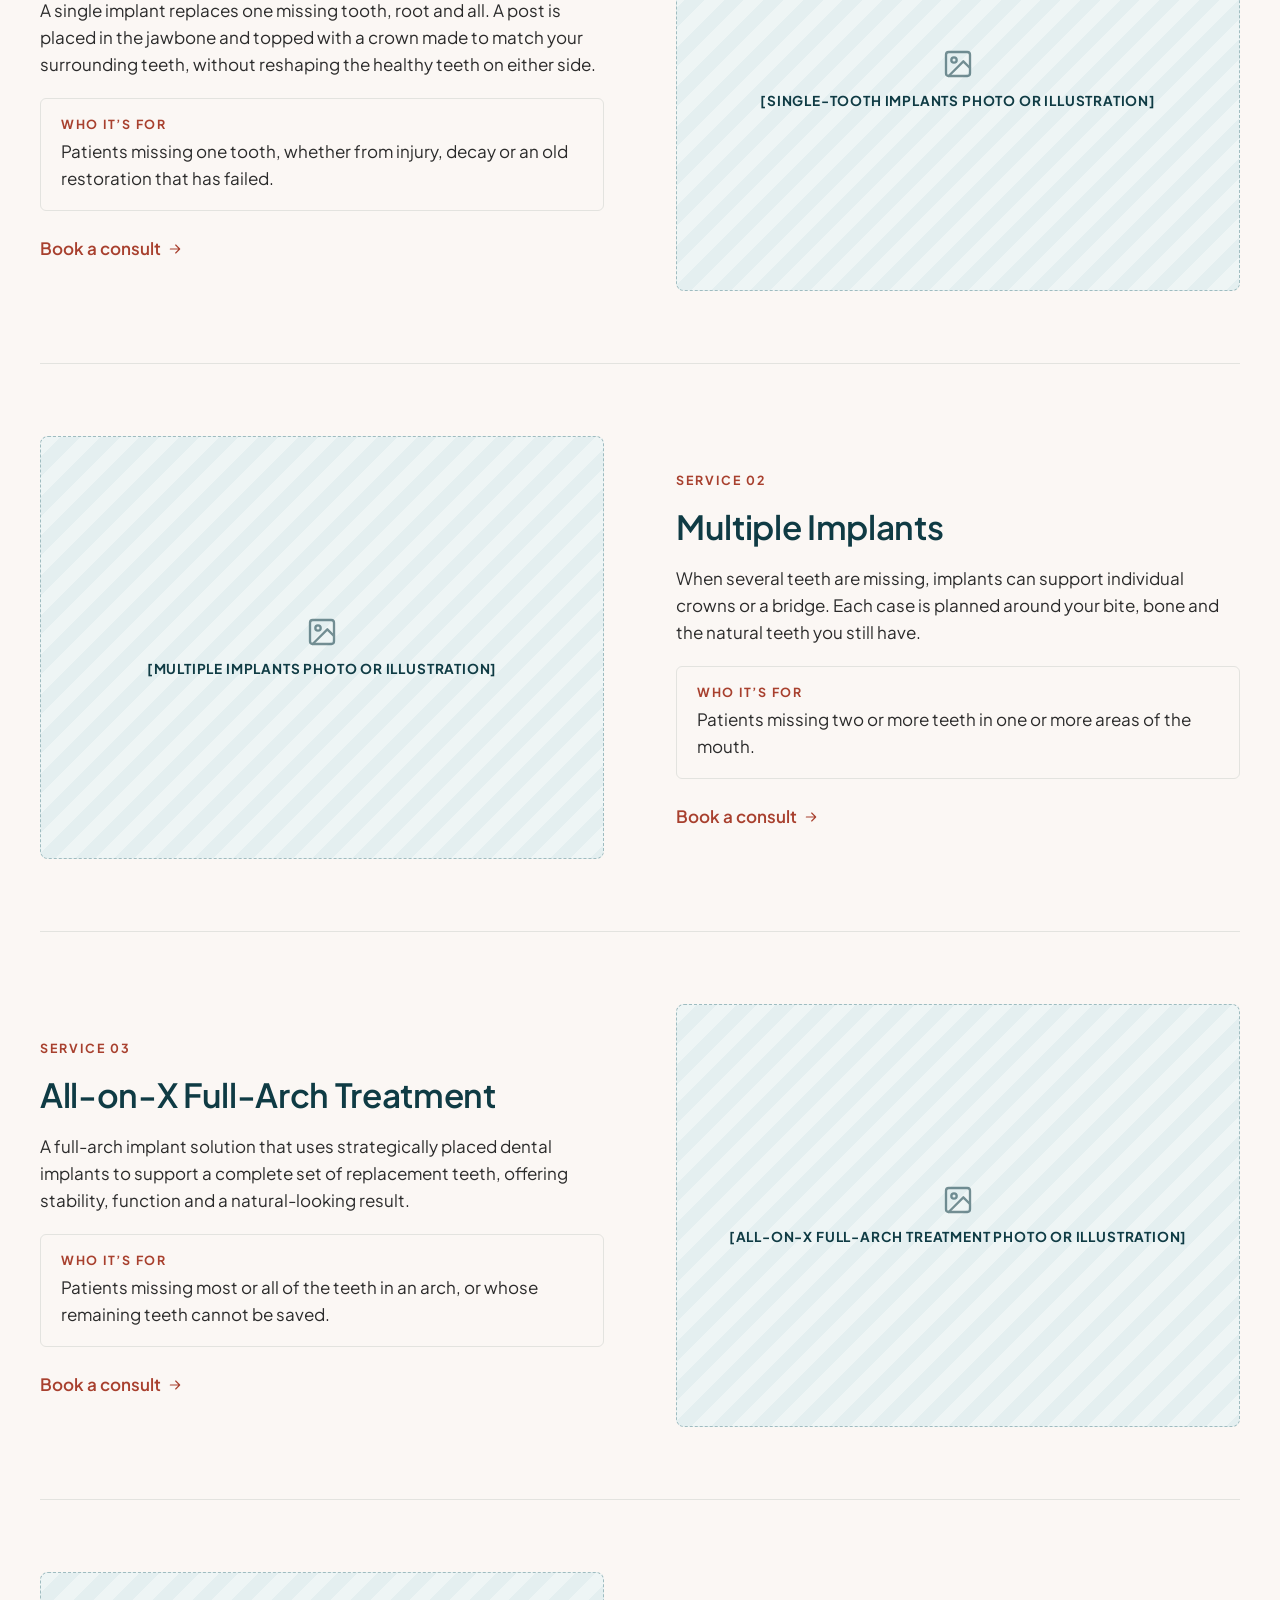
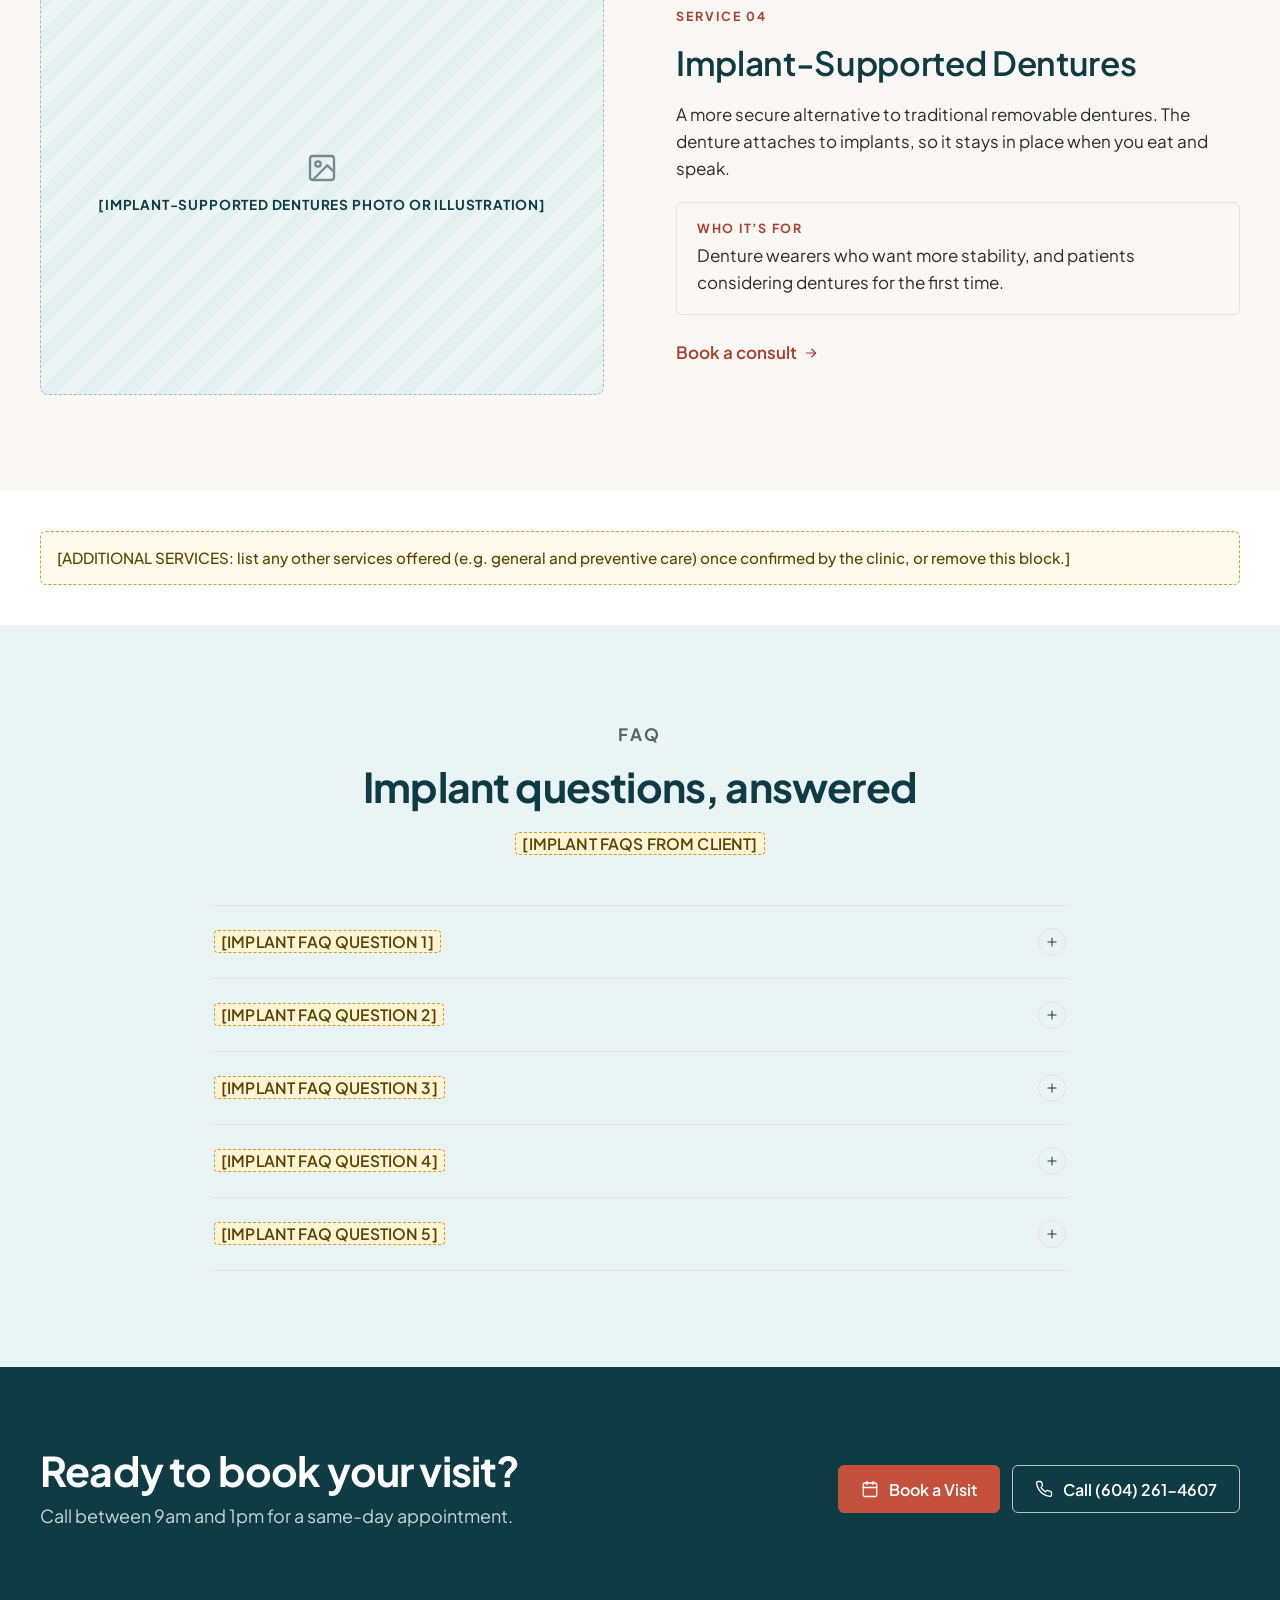
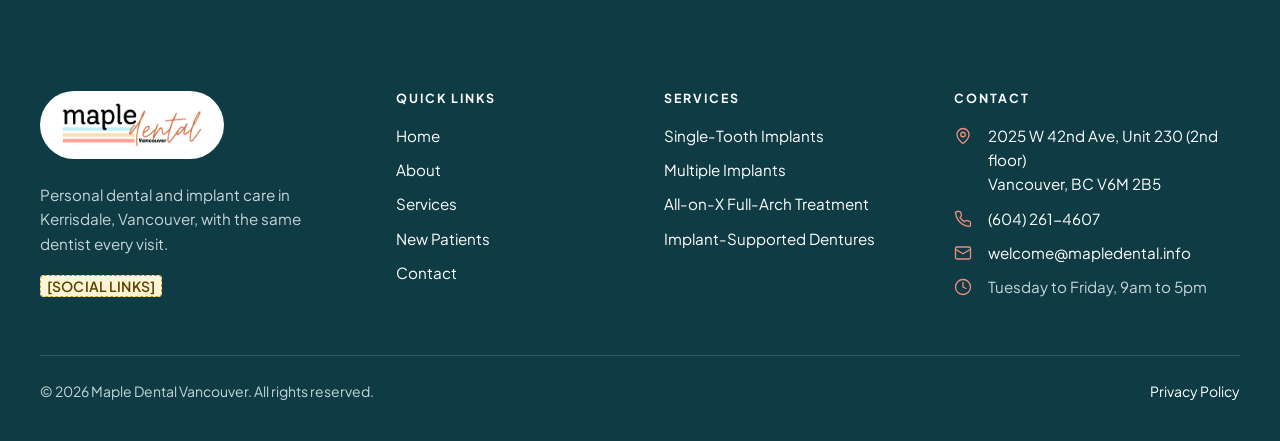
<file: services/index.html>
<!doctype html>
<html lang="en-CA">
<head>
  <meta charset="utf-8">
  <meta name="viewport" content="width=device-width, initial-scale=1">
  <title>Dental Implants in Kerrisdale, Vancouver | Maple Dental Vancouver</title>
  <meta name="description" content="Single-tooth implants, multiple implants, All-on-X and implant-supported dentures with Dr. Stephen Li, AFAAID, FICOI, who has 500+ hours of implant education.">
  <link rel="canonical" href="https://mapledental.info/services/">
  <meta property="og:type" content="website">
  <meta property="og:site_name" content="Maple Dental Vancouver">
  <meta property="og:title" content="Dental Implants in Kerrisdale, Vancouver | Maple Dental Vancouver">
  <meta property="og:description" content="Single-tooth implants, multiple implants, All-on-X and implant-supported dentures with Dr. Stephen Li, AFAAID, FICOI, who has 500+ hours of implant education.">
  <meta property="og:url" content="https://mapledental.info/services/">
  <meta property="og:image" content="https://mapledental.info/assets/img/dr-stephen-li.jpg">
  <meta property="og:locale" content="en_CA">
  <meta name="twitter:card" content="summary_large_image">
  <meta name="theme-color" content="#0f3b44">
  <link rel="icon" type="image/png" href="/assets/img/favicon.png">
  <link rel="preconnect" href="https://fonts.googleapis.com">
  <link rel="preconnect" href="https://fonts.gstatic.com" crossorigin>
  <link href="https://fonts.googleapis.com/css2?family=Plus+Jakarta+Sans:wght@400;500;600;700&display=swap" rel="stylesheet">
  <link rel="stylesheet" href="/assets/css/styles.css">
  <script>document.documentElement.classList.add('js')</script>
</head><body>
  <a class="skip-link" href="#main">Skip to content</a>

  <div class="announce" data-announce>
    <div class="container announce__inner">
      <ul class="announce__list" aria-label="Clinic highlights">
        <li>Same-day appointments when you call 9am to 1pm</li>
        <li>Free phone consult with our dentist</li>
        <li>CDCP provider</li>
      </ul>
      <button class="announce__close" type="button" data-announce-close aria-label="Dismiss announcement"><svg viewBox="0 0 24 24" fill="none" stroke="currentColor" stroke-width="1.75" stroke-linecap="round" stroke-linejoin="round" aria-hidden="true" focusable="false"><path d="M18 6 6 18M6 6l12 12"/></svg></button>
    </div>
  </div>

  <header class="site-header">
    <div class="container header__inner">
      <a class="brand" href="/" aria-label="Maple Dental Vancouver, home">
        <img src="/assets/img/maple-dental-logo.png" width="720" height="223" alt="Maple Dental Vancouver logo">
      </a>
      <nav class="nav" id="site-nav" aria-label="Main">
        <ul class="nav__list">
          <li><a class="nav__link" href="/">Home</a></li>
          <li><a class="nav__link" href="/about/">About</a></li>
          <li><a class="nav__link" href="/services/" aria-current="page">Services</a></li>
          <li><a class="nav__link" href="/new-patients/">New Patients</a></li>
          <li><a class="nav__link" href="/contact/">Contact</a></li>
        </ul>
        <div class="nav__mobile-cta">
          <a class="btn btn--primary" href="tel:+16042614607"><svg viewBox="0 0 24 24" fill="none" stroke="currentColor" stroke-width="1.75" stroke-linecap="round" stroke-linejoin="round" aria-hidden="true" focusable="false"><rect x="3" y="4" width="18" height="18" rx="2"/><path d="M16 2v4M8 2v4M3 10h18"/></svg>Book a Visit</a>
          <a class="btn btn--outline" href="tel:+16042614607"><svg viewBox="0 0 24 24" fill="none" stroke="currentColor" stroke-width="1.75" stroke-linecap="round" stroke-linejoin="round" aria-hidden="true" focusable="false"><path d="M22 16.9v3a2 2 0 0 1-2.2 2 19.8 19.8 0 0 1-8.6-3.1 19.5 19.5 0 0 1-6-6A19.8 19.8 0 0 1 2.1 4.2 2 2 0 0 1 4.1 2h3a2 2 0 0 1 2 1.7c.1.9.4 1.8.7 2.7a2 2 0 0 1-.5 2.1L8 9.8a16 16 0 0 0 6 6l1.3-1.3a2 2 0 0 1 2.1-.4c.9.3 1.8.6 2.7.7a2 2 0 0 1 1.7 2z"/></svg>Call (604) 261-4607</a>
        </div>
      </nav>
      <div class="header__actions">
        <a class="header__phone" href="tel:+16042614607" aria-label="Call (604) 261-4607"><svg viewBox="0 0 24 24" fill="none" stroke="currentColor" stroke-width="1.75" stroke-linecap="round" stroke-linejoin="round" aria-hidden="true" focusable="false"><path d="M22 16.9v3a2 2 0 0 1-2.2 2 19.8 19.8 0 0 1-8.6-3.1 19.5 19.5 0 0 1-6-6A19.8 19.8 0 0 1 2.1 4.2 2 2 0 0 1 4.1 2h3a2 2 0 0 1 2 1.7c.1.9.4 1.8.7 2.7a2 2 0 0 1-.5 2.1L8 9.8a16 16 0 0 0 6 6l1.3-1.3a2 2 0 0 1 2.1-.4c.9.3 1.8.6 2.7.7a2 2 0 0 1 1.7 2z"/></svg><span>(604) 261-4607</span></a>
        <!-- [ONLINE BOOKING URL]: set BOOKING_URL in src/build.py -->
        <a class="btn btn--primary btn--sm" href="tel:+16042614607">Book a Visit</a>
      </div>
      <button class="menu-toggle" type="button" aria-expanded="false" aria-controls="site-nav" aria-label="Open menu">
        <svg class="icon-open" viewBox="0 0 24 24" fill="none" stroke="currentColor" stroke-width="1.75" stroke-linecap="round" stroke-linejoin="round" aria-hidden="true" focusable="false"><path d="M4 6h16M4 12h16M4 18h16"/></svg><svg class="icon-close" viewBox="0 0 24 24" fill="none" stroke="currentColor" stroke-width="1.75" stroke-linecap="round" stroke-linejoin="round" aria-hidden="true" focusable="false"><path d="M18 6 6 18M6 6l12 12"/></svg>
      </button>
    </div>
  </header>

  <main id="main">
    <section class="page-hero">
      <div class="container">
        <div class="page-hero__inner">
          <p class="eyebrow">Services</p>
          <h1>Dental implant treatment</h1>
          <p>From replacing a single missing tooth to restoring an entire arch, we plan each implant treatment around your oral health, your daily needs and how you want your smile to look.</p>
        </div>
      </div>
    </section>

    <section class="section" aria-labelledby="cred-title">
      <div class="container cred-block">
        <div class="reveal">
          <p class="eyebrow">Advanced implant education</p>
          <p class="cred-big">500+</p>
          <h2 id="cred-title" style="font-size:clamp(1.4rem,2.2vw,1.75rem)">hours of continuing education dedicated to implant dentistry</h2>
          <p>Dr. Stephen Li&rsquo;s training in implant dentistry goes well beyond his general dental education.</p>
        </div>
        <div class="reveal">
          <div class="stack">
            <div class="card cred-card">
              <span class="icon-tile"><svg viewBox="0 0 24 24" fill="none" stroke="currentColor" stroke-width="1.75" stroke-linecap="round" stroke-linejoin="round" aria-hidden="true" focusable="false"><circle cx="12" cy="8" r="6"/><path d="M15.5 13 17 22l-5-3-5 3 1.5-9"/></svg></span>
              <div><h3><abbr title="Associate Fellow of the American Academy of Implant Dentistry">AFAAID</abbr></h3><p>Associate Fellow of the American Academy of Implant Dentistry</p></div>
            </div>
            <div class="card cred-card">
              <span class="icon-tile"><svg viewBox="0 0 24 24" fill="none" stroke="currentColor" stroke-width="1.75" stroke-linecap="round" stroke-linejoin="round" aria-hidden="true" focusable="false"><circle cx="12" cy="8" r="6"/><path d="M15.5 13 17 22l-5-3-5 3 1.5-9"/></svg></span>
              <div><h3><abbr title="Fellow of the International Congress of Oral Implantologists">FICOI</abbr></h3><p>Fellow of the International Congress of Oral Implantologists</p></div>
            </div>
          </div>
          <div class="cred-logos">
            <span class="cred-logos__label">Affiliations</span>
            <img src="/assets/img/icoi-logo.webp" width="626" height="184" alt="International Congress of Oral Implantologists (ICOI) logo" loading="lazy">
            <span class="ph">[AAID LOGO]</span>
          </div>
        </div>
      </div>
    </section>

    <section class="section section--cream" aria-labelledby="treatments-title">
      <div class="container">
        <div class="section-head reveal">
          <p class="eyebrow">Treatments</p>
          <h2 id="treatments-title">Implant options we offer</h2>
        </div>
        <article class="service-block" id="single-tooth-implants" aria-labelledby="single-tooth-implants-title">
          <div class="service-block__media reveal"><div class="ph-img " role="img" aria-label="Placeholder: SINGLE-TOOTH IMPLANTS PHOTO OR ILLUSTRATION"><svg viewBox="0 0 24 24" fill="none" stroke="currentColor" stroke-width="1.75" stroke-linecap="round" stroke-linejoin="round" aria-hidden="true" focusable="false"><rect x="3" y="3" width="18" height="18" rx="2"/><circle cx="9" cy="9" r="2"/><path d="m21 15-5-5L5 21"/></svg><span>[SINGLE-TOOTH IMPLANTS PHOTO OR ILLUSTRATION]</span></div></div>
          <div class="reveal">
            <p class="eyebrow">Service 01</p>
            <h3 id="single-tooth-implants-title" style="font-size:clamp(1.6rem,2.6vw,2.1rem)">Single-Tooth Implants</h3>
            <p>A single implant replaces one missing tooth, root and all. A post is placed in the jawbone and topped with a crown made to match your surrounding teeth, without reshaping the healthy teeth on either side.</p>
            <div class="who"><h4>Who it&rsquo;s for</h4><p>Patients missing one tooth, whether from injury, decay or an old restoration that has failed.</p></div>
            <a class="link-arrow" href="tel:+16042614607">Book a consult<span class="sr-only"> for Single-Tooth Implants</span><svg viewBox="0 0 24 24" fill="none" stroke="currentColor" stroke-width="1.75" stroke-linecap="round" stroke-linejoin="round" aria-hidden="true" focusable="false"><path d="M5 12h14M13 6l6 6-6 6"/></svg></a>
          </div>
        </article>
        <article class="service-block" id="multiple-implants" aria-labelledby="multiple-implants-title">
          <div class="service-block__media reveal"><div class="ph-img " role="img" aria-label="Placeholder: MULTIPLE IMPLANTS PHOTO OR ILLUSTRATION"><svg viewBox="0 0 24 24" fill="none" stroke="currentColor" stroke-width="1.75" stroke-linecap="round" stroke-linejoin="round" aria-hidden="true" focusable="false"><rect x="3" y="3" width="18" height="18" rx="2"/><circle cx="9" cy="9" r="2"/><path d="m21 15-5-5L5 21"/></svg><span>[MULTIPLE IMPLANTS PHOTO OR ILLUSTRATION]</span></div></div>
          <div class="reveal">
            <p class="eyebrow">Service 02</p>
            <h3 id="multiple-implants-title" style="font-size:clamp(1.6rem,2.6vw,2.1rem)">Multiple Implants</h3>
            <p>When several teeth are missing, implants can support individual crowns or a bridge. Each case is planned around your bite, bone and the natural teeth you still have.</p>
            <div class="who"><h4>Who it&rsquo;s for</h4><p>Patients missing two or more teeth in one or more areas of the mouth.</p></div>
            <a class="link-arrow" href="tel:+16042614607">Book a consult<span class="sr-only"> for Multiple Implants</span><svg viewBox="0 0 24 24" fill="none" stroke="currentColor" stroke-width="1.75" stroke-linecap="round" stroke-linejoin="round" aria-hidden="true" focusable="false"><path d="M5 12h14M13 6l6 6-6 6"/></svg></a>
          </div>
        </article>
        <article class="service-block" id="all-on-x" aria-labelledby="all-on-x-title">
          <div class="service-block__media reveal"><div class="ph-img " role="img" aria-label="Placeholder: ALL-ON-X FULL-ARCH TREATMENT PHOTO OR ILLUSTRATION"><svg viewBox="0 0 24 24" fill="none" stroke="currentColor" stroke-width="1.75" stroke-linecap="round" stroke-linejoin="round" aria-hidden="true" focusable="false"><rect x="3" y="3" width="18" height="18" rx="2"/><circle cx="9" cy="9" r="2"/><path d="m21 15-5-5L5 21"/></svg><span>[ALL-ON-X FULL-ARCH TREATMENT PHOTO OR ILLUSTRATION]</span></div></div>
          <div class="reveal">
            <p class="eyebrow">Service 03</p>
            <h3 id="all-on-x-title" style="font-size:clamp(1.6rem,2.6vw,2.1rem)">All-on-X Full-Arch Treatment</h3>
            <p>A full-arch implant solution that uses strategically placed dental implants to support a complete set of replacement teeth, offering stability, function and a natural-looking result.</p>
            <div class="who"><h4>Who it&rsquo;s for</h4><p>Patients missing most or all of the teeth in an arch, or whose remaining teeth cannot be saved.</p></div>
            <a class="link-arrow" href="tel:+16042614607">Book a consult<span class="sr-only"> for All-on-X Full-Arch Treatment</span><svg viewBox="0 0 24 24" fill="none" stroke="currentColor" stroke-width="1.75" stroke-linecap="round" stroke-linejoin="round" aria-hidden="true" focusable="false"><path d="M5 12h14M13 6l6 6-6 6"/></svg></a>
          </div>
        </article>
        <article class="service-block" id="implant-supported-dentures" aria-labelledby="implant-supported-dentures-title">
          <div class="service-block__media reveal"><div class="ph-img " role="img" aria-label="Placeholder: IMPLANT-SUPPORTED DENTURES PHOTO OR ILLUSTRATION"><svg viewBox="0 0 24 24" fill="none" stroke="currentColor" stroke-width="1.75" stroke-linecap="round" stroke-linejoin="round" aria-hidden="true" focusable="false"><rect x="3" y="3" width="18" height="18" rx="2"/><circle cx="9" cy="9" r="2"/><path d="m21 15-5-5L5 21"/></svg><span>[IMPLANT-SUPPORTED DENTURES PHOTO OR ILLUSTRATION]</span></div></div>
          <div class="reveal">
            <p class="eyebrow">Service 04</p>
            <h3 id="implant-supported-dentures-title" style="font-size:clamp(1.6rem,2.6vw,2.1rem)">Implant-Supported Dentures</h3>
            <p>A more secure alternative to traditional removable dentures. The denture attaches to implants, so it stays in place when you eat and speak.</p>
            <div class="who"><h4>Who it&rsquo;s for</h4><p>Denture wearers who want more stability, and patients considering dentures for the first time.</p></div>
            <a class="link-arrow" href="tel:+16042614607">Book a consult<span class="sr-only"> for Implant-Supported Dentures</span><svg viewBox="0 0 24 24" fill="none" stroke="currentColor" stroke-width="1.75" stroke-linecap="round" stroke-linejoin="round" aria-hidden="true" focusable="false"><path d="M5 12h14M13 6l6 6-6 6"/></svg></a>
          </div>
        </article>
      </div>
    </section>

    <section class="section section--tight" aria-label="Additional services">
      <div class="container">
        <p class="ph-block reveal">[ADDITIONAL SERVICES: list any other services offered (e.g. general and preventive care) once confirmed by the clinic, or remove this block.]</p>
      </div>
    </section>

    <section class="section section--tint" aria-labelledby="faq-title">
      <div class="container">
        <div class="section-head section-head--center reveal">
          <p class="eyebrow">FAQ</p>
          <h2 id="faq-title">Implant questions, answered</h2>
          <p><span class="ph">[IMPLANT FAQS FROM CLIENT]</span></p>
        </div>
        <div class="accordion reveal">
          <div class="acc-item">
            <h3><button class="acc-trigger" type="button" aria-expanded="false" aria-controls="faq-1" id="faq-1-btn">
              <span><span class="ph">[IMPLANT FAQ QUESTION 1]</span></span><span class="acc-icon"><svg viewBox="0 0 24 24" fill="none" stroke="currentColor" stroke-width="1.75" stroke-linecap="round" stroke-linejoin="round" aria-hidden="true" focusable="false"><path d="M12 5v14M5 12h14"/></svg></span>
            </button></h3>
            <div class="acc-panel" id="faq-1" role="region" aria-labelledby="faq-1-btn">
              <div><div class="acc-panel__body"><p><span class="ph">[ANSWER 1 FROM CLIENT]</span></p></div></div>
            </div>
          </div>
          <div class="acc-item">
            <h3><button class="acc-trigger" type="button" aria-expanded="false" aria-controls="faq-2" id="faq-2-btn">
              <span><span class="ph">[IMPLANT FAQ QUESTION 2]</span></span><span class="acc-icon"><svg viewBox="0 0 24 24" fill="none" stroke="currentColor" stroke-width="1.75" stroke-linecap="round" stroke-linejoin="round" aria-hidden="true" focusable="false"><path d="M12 5v14M5 12h14"/></svg></span>
            </button></h3>
            <div class="acc-panel" id="faq-2" role="region" aria-labelledby="faq-2-btn">
              <div><div class="acc-panel__body"><p><span class="ph">[ANSWER 2 FROM CLIENT]</span></p></div></div>
            </div>
          </div>
          <div class="acc-item">
            <h3><button class="acc-trigger" type="button" aria-expanded="false" aria-controls="faq-3" id="faq-3-btn">
              <span><span class="ph">[IMPLANT FAQ QUESTION 3]</span></span><span class="acc-icon"><svg viewBox="0 0 24 24" fill="none" stroke="currentColor" stroke-width="1.75" stroke-linecap="round" stroke-linejoin="round" aria-hidden="true" focusable="false"><path d="M12 5v14M5 12h14"/></svg></span>
            </button></h3>
            <div class="acc-panel" id="faq-3" role="region" aria-labelledby="faq-3-btn">
              <div><div class="acc-panel__body"><p><span class="ph">[ANSWER 3 FROM CLIENT]</span></p></div></div>
            </div>
          </div>
          <div class="acc-item">
            <h3><button class="acc-trigger" type="button" aria-expanded="false" aria-controls="faq-4" id="faq-4-btn">
              <span><span class="ph">[IMPLANT FAQ QUESTION 4]</span></span><span class="acc-icon"><svg viewBox="0 0 24 24" fill="none" stroke="currentColor" stroke-width="1.75" stroke-linecap="round" stroke-linejoin="round" aria-hidden="true" focusable="false"><path d="M12 5v14M5 12h14"/></svg></span>
            </button></h3>
            <div class="acc-panel" id="faq-4" role="region" aria-labelledby="faq-4-btn">
              <div><div class="acc-panel__body"><p><span class="ph">[ANSWER 4 FROM CLIENT]</span></p></div></div>
            </div>
          </div>
          <div class="acc-item">
            <h3><button class="acc-trigger" type="button" aria-expanded="false" aria-controls="faq-5" id="faq-5-btn">
              <span><span class="ph">[IMPLANT FAQ QUESTION 5]</span></span><span class="acc-icon"><svg viewBox="0 0 24 24" fill="none" stroke="currentColor" stroke-width="1.75" stroke-linecap="round" stroke-linejoin="round" aria-hidden="true" focusable="false"><path d="M12 5v14M5 12h14"/></svg></span>
            </button></h3>
            <div class="acc-panel" id="faq-5" role="region" aria-labelledby="faq-5-btn">
              <div><div class="acc-panel__body"><p><span class="ph">[ANSWER 5 FROM CLIENT]</span></p></div></div>
            </div>
          </div>
        </div>
      </div>
    </section>

    <section class="cta-band on-dark" aria-labelledby="cta-title">
      <div class="container cta-band__inner reveal">
        <div>
          <h2 id="cta-title">Ready to book your visit?</h2>
          <p>Call between 9am and 1pm for a same-day appointment.</p>
        </div>
        <div class="btn-row">
          <a class="btn btn--primary" href="tel:+16042614607"><svg viewBox="0 0 24 24" fill="none" stroke="currentColor" stroke-width="1.75" stroke-linecap="round" stroke-linejoin="round" aria-hidden="true" focusable="false"><rect x="3" y="4" width="18" height="18" rx="2"/><path d="M16 2v4M8 2v4M3 10h18"/></svg>Book a Visit</a>
          <a class="btn btn--outline-light" href="tel:+16042614607"><svg viewBox="0 0 24 24" fill="none" stroke="currentColor" stroke-width="1.75" stroke-linecap="round" stroke-linejoin="round" aria-hidden="true" focusable="false"><path d="M22 16.9v3a2 2 0 0 1-2.2 2 19.8 19.8 0 0 1-8.6-3.1 19.5 19.5 0 0 1-6-6A19.8 19.8 0 0 1 2.1 4.2 2 2 0 0 1 4.1 2h3a2 2 0 0 1 2 1.7c.1.9.4 1.8.7 2.7a2 2 0 0 1-.5 2.1L8 9.8a16 16 0 0 0 6 6l1.3-1.3a2 2 0 0 1 2.1-.4c.9.3 1.8.6 2.7.7a2 2 0 0 1 1.7 2z"/></svg>Call (604) 261-4607</a>
        </div>
      </div>
    </section>
  </main>

  <footer class="site-footer">
    <div class="container">
      <div class="footer__grid">
        <div>
          <a class="footer__logo" href="/" aria-label="Maple Dental Vancouver, home">
            <img src="/assets/img/maple-dental-logo.png" width="720" height="223" alt="Maple Dental Vancouver logo" loading="lazy">
          </a>
          <p>Personal dental and implant care in Kerrisdale, Vancouver, with the same dentist every visit.</p>
          <p class="footer__social"><span class="ph">[SOCIAL LINKS]</span></p>
        </div>
        <nav aria-label="Footer quick links">
          <h2>Quick links</h2>
          <ul>
            <li><a href="/">Home</a></li>
            <li><a href="/about/">About</a></li>
            <li><a href="/services/">Services</a></li>
            <li><a href="/new-patients/">New Patients</a></li>
            <li><a href="/contact/">Contact</a></li>
          </ul>
        </nav>
        <nav aria-label="Footer services">
          <h2>Services</h2>
          <ul>
            <li><a href="/services/#single-tooth-implants">Single-Tooth Implants</a></li>
            <li><a href="/services/#multiple-implants">Multiple Implants</a></li>
            <li><a href="/services/#all-on-x">All-on-X Full-Arch Treatment</a></li>
            <li><a href="/services/#implant-supported-dentures">Implant-Supported Dentures</a></li>
          </ul>
        </nav>
        <div>
          <h2>Contact</h2>
          <ul class="footer__contact">
            <li><svg viewBox="0 0 24 24" fill="none" stroke="currentColor" stroke-width="1.75" stroke-linecap="round" stroke-linejoin="round" aria-hidden="true" focusable="false"><path d="M20 10c0 6-8 12-8 12s-8-6-8-12a8 8 0 0 1 16 0z"/><circle cx="12" cy="10" r="3"/></svg><address><a href="https://www.google.com/maps/search/?api=1&query=2025+W+42nd+Ave+Unit+230+Vancouver+BC+V6M+2B5" target="_blank" rel="noopener">2025 W 42nd Ave, Unit 230 (2nd floor)<br>Vancouver, BC V6M 2B5</a></address></li>
            <li><svg viewBox="0 0 24 24" fill="none" stroke="currentColor" stroke-width="1.75" stroke-linecap="round" stroke-linejoin="round" aria-hidden="true" focusable="false"><path d="M22 16.9v3a2 2 0 0 1-2.2 2 19.8 19.8 0 0 1-8.6-3.1 19.5 19.5 0 0 1-6-6A19.8 19.8 0 0 1 2.1 4.2 2 2 0 0 1 4.1 2h3a2 2 0 0 1 2 1.7c.1.9.4 1.8.7 2.7a2 2 0 0 1-.5 2.1L8 9.8a16 16 0 0 0 6 6l1.3-1.3a2 2 0 0 1 2.1-.4c.9.3 1.8.6 2.7.7a2 2 0 0 1 1.7 2z"/></svg><a href="tel:+16042614607">(604) 261-4607</a></li>
            <li><svg viewBox="0 0 24 24" fill="none" stroke="currentColor" stroke-width="1.75" stroke-linecap="round" stroke-linejoin="round" aria-hidden="true" focusable="false"><rect x="2" y="4" width="20" height="16" rx="2"/><path d="m22 7-10 6L2 7"/></svg><a href="mailto:welcome@mapledental.info">welcome@mapledental.info</a></li>
            <li><svg viewBox="0 0 24 24" fill="none" stroke="currentColor" stroke-width="1.75" stroke-linecap="round" stroke-linejoin="round" aria-hidden="true" focusable="false"><circle cx="12" cy="12" r="10"/><path d="M12 6v6l4 2"/></svg><span>Tuesday to Friday, 9am to 5pm</span></li>
          </ul>
        </div>
      </div>
      <div class="footer__bottom">
        <p>&copy; <span data-year>2026</span> Maple Dental Vancouver. All rights reserved.</p>
        <ul>
          <li><a href="/privacy-policy/">Privacy Policy</a></li>
        </ul>
      </div>
    </div>
  </footer>

  <div class="mobile-bar" aria-label="Quick actions">
    <a class="btn btn--outline" href="tel:+16042614607"><svg viewBox="0 0 24 24" fill="none" stroke="currentColor" stroke-width="1.75" stroke-linecap="round" stroke-linejoin="round" aria-hidden="true" focusable="false"><path d="M22 16.9v3a2 2 0 0 1-2.2 2 19.8 19.8 0 0 1-8.6-3.1 19.5 19.5 0 0 1-6-6A19.8 19.8 0 0 1 2.1 4.2 2 2 0 0 1 4.1 2h3a2 2 0 0 1 2 1.7c.1.9.4 1.8.7 2.7a2 2 0 0 1-.5 2.1L8 9.8a16 16 0 0 0 6 6l1.3-1.3a2 2 0 0 1 2.1-.4c.9.3 1.8.6 2.7.7a2 2 0 0 1 1.7 2z"/></svg>Call</a>
    <a class="btn btn--primary" href="tel:+16042614607"><svg viewBox="0 0 24 24" fill="none" stroke="currentColor" stroke-width="1.75" stroke-linecap="round" stroke-linejoin="round" aria-hidden="true" focusable="false"><rect x="3" y="4" width="18" height="18" rx="2"/><path d="M16 2v4M8 2v4M3 10h18"/></svg>Book</a>
  </div>

  <script src="/assets/js/main.js" defer></script>
</body>
</html>
</file>
<file: assets/css/styles.css>
/* =========================================================
   Maple Dental Vancouver — site styles
   ========================================================= */

:root {
  /* Palette (from the logo) */
  --white: #ffffff;
  --cream: #fbf7f4;          /* warm off-white */
  --tint: #eaf4f4;           /* light teal tint */
  --teal: #0f3b44;           /* primary dark */
  --teal-2: #164c57;         /* hover / raised on dark */
  --coral: #c4513d;          /* accent: buttons, icons (white text 4.57:1) */
  --coral-ink: #a8402e;      /* accent for TEXT on any light bg (≥5.5:1) */
  --salmon: #ef8e7e;         /* decorative only — never text */
  --salmon-soft: #f4b3a6;    /* eyebrow text on dark teal (6.8:1) */
  --ink: #2b2b2b;            /* body text */
  --muted: #55636a;          /* secondary text (≥5.5:1 on white/cream/tint) */
  --on-dark: #ffffff;
  --on-dark-muted: #c6d6d9;  /* ≥7:1 on teal */
  --line: #e3e3df;
  --line-dark: rgba(255, 255, 255, 0.16);

  /* Type */
  --font: "Plus Jakarta Sans", system-ui, -apple-system, "Segoe UI", Roboto, sans-serif;

  /* Layout */
  --max: 1200px;
  --gutter: 24px;
  --section: 96px;
  --radius: 8px;
  --radius-sm: 6px;
  --shadow-sm: 0 1px 2px rgba(15, 59, 68, 0.06), 0 1px 1px rgba(15, 59, 68, 0.04);
  --shadow: 0 10px 30px -12px rgba(15, 59, 68, 0.18), 0 2px 6px rgba(15, 59, 68, 0.05);
  --ease: cubic-bezier(0.22, 0.61, 0.36, 1);
  --header-h: 80px;
}

@media (max-width: 760px) {
  :root { --section: 64px; --gutter: 16px; --header-h: 68px; }
}

/* ---------- Base ---------- */
*, *::before, *::after { box-sizing: border-box; }
html { -webkit-text-size-adjust: 100%; scroll-behavior: smooth; scroll-padding-top: calc(var(--header-h) + 16px); }
@media (prefers-reduced-motion: reduce) { html { scroll-behavior: auto; } }
body {
  margin: 0;
  font-family: var(--font);
  font-size: 17px;
  line-height: 1.6;
  font-weight: 400;
  color: var(--ink);
  background: var(--white);
  -webkit-font-smoothing: antialiased;
  text-rendering: optimizeLegibility;
}
img, svg, iframe { display: block; max-width: 100%; }
img { height: auto; }
h1, h2, h3, h4 { color: var(--teal); margin: 0 0 0.5em; line-height: 1.15; letter-spacing: -0.02em; font-weight: 700; }
h1 { font-size: clamp(2.25rem, 4.6vw, 3.5rem); letter-spacing: -0.03em; }
h2 { font-size: clamp(1.85rem, 3.2vw, 2.6rem); }
h3 { font-size: 1.25rem; font-weight: 600; letter-spacing: -0.01em; line-height: 1.3; }
p { margin: 0 0 1em; }
p:last-child { margin-bottom: 0; }
a { color: var(--coral-ink); text-decoration: none; text-underline-offset: 3px; }
a:hover { text-decoration: underline; }
ul { padding-left: 1.2em; }
strong { font-weight: 600; color: var(--teal); }
address { font-style: normal; }

:focus-visible { outline: 3px solid var(--coral); outline-offset: 3px; border-radius: 4px; }
.on-dark :focus-visible, .site-footer :focus-visible, .announce :focus-visible { outline-color: var(--salmon-soft); }

.skip-link {
  position: absolute; left: 16px; top: -100px; z-index: 1000;
  background: var(--teal); color: #fff; padding: 12px 18px; border-radius: var(--radius-sm); font-weight: 600;
}
.skip-link:focus { top: 12px; }
.sr-only { position: absolute !important; width: 1px; height: 1px; padding: 0; margin: -1px; overflow: hidden; clip: rect(0 0 0 0); white-space: nowrap; border: 0; }

.container { width: 100%; max-width: calc(var(--max) + var(--gutter) * 2); margin: 0 auto; padding: 0 var(--gutter); }
.section { padding: var(--section) 0; }
.section--cream { background: var(--cream); }
.section--tint { background: var(--tint); }
.section--dark { background: var(--teal); color: var(--on-dark-muted); }
.section--dark h2, .section--dark h3 { color: #fff; }
.section--tight { padding: 40px 0; }

/* ---------- Eyebrows & headings ---------- */
.eyebrow {
  display: inline-block; margin: 0 0 14px;
  font-size: 0.78rem; font-weight: 700; letter-spacing: 0.16em; text-transform: uppercase;
  color: var(--coral-ink);
}
.section--dark .eyebrow, .on-dark .eyebrow { color: var(--salmon-soft); }
.section-head { max-width: 680px; margin-bottom: 48px; }
.section-head--center { text-align: center; margin-left: auto; margin-right: auto; }
.section-head p { color: var(--muted); font-size: 1.0625rem; }
.section--dark .section-head p { color: var(--on-dark-muted); }
.lead { font-size: 1.15rem; color: var(--muted); }

/* ---------- Placeholders (for client content) ---------- */
.ph {
  display: inline; padding: 1px 6px; border-radius: 4px;
  background: #fff4d6; color: #5c4400; border: 1px dashed #c9a227;
  font-size: 0.92em; font-weight: 600; letter-spacing: 0.01em;
  -webkit-box-decoration-break: clone; box-decoration-break: clone;
}
.ph-block {
  display: block; padding: 14px 16px; border-radius: var(--radius-sm);
  background: #fffaeb; color: #5c4400; border: 1px dashed #c9a227; font-weight: 500; font-size: 0.95rem;
}
.ph-img {
  position: relative; display: flex; align-items: center; justify-content: center; flex-direction: column; gap: 10px;
  width: 100%; aspect-ratio: 4 / 3; border-radius: var(--radius);
  background: repeating-linear-gradient(135deg, #eef5f5 0 14px, #e4eff0 14px 28px);
  border: 1px dashed #9fbcc0; color: var(--teal); text-align: center; padding: 20px;
  font-size: 0.85rem; font-weight: 700; letter-spacing: 0.06em; text-transform: uppercase;
}
.ph-img svg { width: 32px; height: 32px; color: var(--teal); opacity: 0.55; }

/* ---------- Buttons ---------- */
.btn {
  --btn-bg: var(--coral); --btn-fg: #fff; --btn-bd: var(--coral);
  display: inline-flex; align-items: center; justify-content: center; gap: 10px;
  min-height: 48px; padding: 12px 22px; border-radius: var(--radius-sm);
  background: var(--btn-bg); color: var(--btn-fg); border: 1.5px solid var(--btn-bd);
  font: 600 1rem/1.2 var(--font); letter-spacing: 0; text-decoration: none; white-space: nowrap; cursor: pointer;
  transition: background-color .2s var(--ease), color .2s var(--ease), border-color .2s var(--ease), transform .2s var(--ease), box-shadow .2s var(--ease);
}
.btn:hover { text-decoration: none; transform: translateY(-1px); box-shadow: 0 8px 18px -10px rgba(15, 59, 68, .45); }
.btn:active { transform: translateY(0); }
.btn--primary:hover { --btn-bg: var(--coral-ink); --btn-bd: var(--coral-ink); }
.btn--outline { --btn-bg: transparent; --btn-fg: var(--teal); --btn-bd: var(--teal); }
.btn--outline:hover { --btn-bg: var(--teal); --btn-fg: #fff; }
.btn--outline-light { --btn-bg: transparent; --btn-fg: #fff; --btn-bd: rgba(255,255,255,.7); }
.btn--outline-light:hover { --btn-bg: #fff; --btn-fg: var(--teal); --btn-bd: #fff; }
.btn--sm { min-height: 42px; padding: 9px 16px; font-size: 0.95rem; }
.btn svg { width: 18px; height: 18px; flex: none; }
.btn-row { display: flex; flex-wrap: wrap; gap: 12px; }

.link-arrow {
  display: inline-flex; align-items: center; gap: 6px; font-weight: 600; color: var(--coral-ink);
}
.link-arrow svg { width: 16px; height: 16px; transition: transform .2s var(--ease); }
.link-arrow:hover svg { transform: translateX(3px); }

/* ---------- Announcement bar ---------- */
.announce { background: var(--teal); color: #fff; font-size: 0.875rem; }
.announce__inner { position: relative; display: flex; align-items: center; justify-content: center; min-height: 40px; padding: 8px 44px; }
.announce__list { display: flex; flex-wrap: wrap; justify-content: center; align-items: center; gap: 4px 0; margin: 0; padding: 0; list-style: none; text-align: center; }
.announce__list li { display: inline-flex; align-items: center; }
.announce__list li + li::before { content: ""; width: 4px; height: 4px; border-radius: 50%; background: var(--salmon); margin: 0 14px; }
.announce__close {
  position: absolute; right: 8px; top: 50%; transform: translateY(-50%);
  width: 32px; height: 32px; display: grid; place-items: center; border: 0; border-radius: 4px;
  background: transparent; color: #fff; cursor: pointer;
}
.announce__close:hover { background: var(--teal-2); }
.announce__close svg { width: 16px; height: 16px; }
.announce[hidden] { display: none; }
@media (max-width: 760px) {
  .announce { font-size: 0.8125rem; }
  .announce__list li:nth-child(n+2) { display: none; }
}

/* ---------- Header ---------- */
.site-header {
  position: sticky; top: 0; z-index: 100; background: rgba(255,255,255,.97);
  border-bottom: 1px solid transparent; transition: border-color .25s var(--ease), box-shadow .25s var(--ease);
}
@supports (backdrop-filter: blur(8px)) { .site-header { background: rgba(255,255,255,.9); backdrop-filter: blur(10px); } }
.site-header.is-scrolled { border-bottom-color: var(--line); box-shadow: 0 4px 20px -14px rgba(15,59,68,.35); }
.header__inner { display: flex; align-items: center; gap: 24px; height: var(--header-h); transition: height .25s var(--ease); }
.site-header.is-scrolled .header__inner { height: calc(var(--header-h) - 14px); }
.brand { display: block; flex: none; }
.brand img { width: 150px; height: auto; transition: width .25s var(--ease); }
.site-header.is-scrolled .brand img { width: 128px; }
.nav { flex: 1; display: flex; justify-content: center; }
.nav__list { display: flex; gap: 4px; margin: 0; padding: 0; list-style: none; }
.nav__link {
  display: block; padding: 10px 14px; border-radius: var(--radius-sm);
  color: var(--teal); font-weight: 500; font-size: 0.975rem; position: relative;
}
.nav__link:hover { text-decoration: none; background: var(--cream); }
.nav__link[aria-current="page"] { font-weight: 600; }
.nav__link[aria-current="page"]::after {
  content: ""; position: absolute; left: 14px; right: 14px; bottom: 4px; height: 2px; border-radius: 2px; background: var(--coral);
}
.header__actions { display: flex; align-items: center; gap: 18px; flex: none; }
.header__phone { display: inline-flex; align-items: center; gap: 8px; color: var(--teal); font-weight: 600; white-space: nowrap; }
.header__phone svg { width: 18px; height: 18px; color: var(--coral); }
.menu-toggle {
  display: none; width: 44px; height: 44px; border: 1px solid var(--line); border-radius: var(--radius-sm);
  background: #fff; color: var(--teal); cursor: pointer; place-items: center;
}
.menu-toggle svg { width: 22px; height: 22px; }
.menu-toggle .icon-close { display: none; }
.menu-toggle[aria-expanded="true"] .icon-open { display: none; }
.menu-toggle[aria-expanded="true"] .icon-close { display: block; }

@media (max-width: 1040px) {
  .header__phone span { display: none; }
  .header__phone { width: 44px; height: 44px; justify-content: center; border: 1px solid var(--line); border-radius: var(--radius-sm); }
}
@media (max-width: 900px) {
  .menu-toggle { display: grid; }
  .header__actions .btn, .header__phone { display: none; }
  .header__inner { justify-content: space-between; }
  .brand img { width: 128px; }
  .site-header.is-scrolled .brand img { width: 116px; }
  .nav {
    position: fixed; inset: var(--nav-top, var(--header-h)) 0 0 0; z-index: 99;
    display: block; background: #fff; padding: 16px var(--gutter) 120px; overflow-y: auto;
    opacity: 0; visibility: hidden; transform: translateY(-8px);
    transition: opacity .2s var(--ease), transform .2s var(--ease), visibility 0s linear .2s;
    border-top: 1px solid var(--line);
  }
  .nav.is-open { opacity: 1; visibility: visible; transform: none; transition: opacity .2s var(--ease), transform .2s var(--ease); }
  .nav__list { flex-direction: column; gap: 0; }
  .nav__list li { border-bottom: 1px solid var(--line); }
  .nav__link { padding: 16px 4px; font-size: 1.125rem; border-radius: 0; }
  .nav__link:hover { background: transparent; color: var(--coral-ink); }
  .nav__link[aria-current="page"]::after { left: 4px; right: auto; width: 24px; bottom: 8px; }
  .nav__mobile-cta { display: grid !important; gap: 12px; margin-top: 24px; }
  body.menu-open { overflow: hidden; }
}
.nav__mobile-cta { display: none !important; }

/* ---------- Hero ---------- */
.hero { padding: 72px 0 88px; background: linear-gradient(180deg, var(--cream) 0%, #fff 100%); }
.hero__grid { display: grid; grid-template-columns: 1.05fr 0.95fr; gap: 64px; align-items: center; }
.hero h1 { margin-bottom: 20px; }
.hero__sub { font-size: 1.1875rem; color: var(--muted); max-width: 540px; margin-bottom: 32px; }
.hero__media { position: relative; }
.hero__media .ph-img { aspect-ratio: 5 / 6; box-shadow: var(--shadow); }
.hero__img { width: 100%; max-width: 480px; margin-left: auto; aspect-ratio: 4 / 5; object-fit: cover; border-radius: var(--radius); box-shadow: var(--shadow); background: var(--tint); }
.float-card {
  position: absolute; left: -28px; bottom: 32px; background: #fff; border-radius: var(--radius);
  box-shadow: var(--shadow); padding: 16px 20px; display: grid; gap: 10px; min-width: 220px; border: 1px solid var(--line);
}
.float-card__item { display: flex; align-items: center; gap: 12px; font-weight: 600; color: var(--teal); font-size: 0.95rem; }
.float-card__item + .float-card__item { border-top: 1px solid var(--line); padding-top: 10px; }
.float-card__icon { width: 34px; height: 34px; border-radius: 50%; display: grid; place-items: center; background: #fbe9e5; color: var(--coral); flex: none; }
.float-card__icon svg { width: 18px; height: 18px; }

.page-hero { padding: 80px 0 72px; background: var(--cream); border-bottom: 1px solid var(--line); }
.page-hero__inner { max-width: 760px; }
.page-hero p { font-size: 1.1875rem; color: var(--muted); }

/* ---------- Trust strip ---------- */
.trust { border-top: 1px solid var(--line); border-bottom: 1px solid var(--line); background: #fff; }
.trust__list { display: grid; grid-template-columns: repeat(4, 1fr); margin: 0; padding: 0; list-style: none; }
.trust__item { display: flex; align-items: center; gap: 14px; padding: 26px 24px; font-weight: 600; color: var(--teal); font-size: 0.975rem; line-height: 1.35; }
.trust__item + .trust__item { border-left: 1px solid var(--line); }
.trust__item svg { width: 26px; height: 26px; color: var(--coral); flex: none; }

/* ---------- Icon tile ---------- */
.icon-tile { width: 48px; height: 48px; border-radius: var(--radius); display: grid; place-items: center; background: #fbe9e5; color: var(--coral); flex: none; }
.icon-tile svg { width: 24px; height: 24px; }
.section--tint .icon-tile, .section--cream .icon-tile { background: #fff; }

/* ---------- Quick info ---------- */
.info-grid { display: grid; grid-template-columns: repeat(4, 1fr); gap: 0; background: #fff; border: 1px solid var(--line); border-radius: var(--radius); }
.info-item { display: flex; gap: 16px; padding: 28px 24px; }
.info-item + .info-item { border-left: 1px solid var(--line); }
.info-item h3 { font-size: 0.78rem; letter-spacing: 0.14em; text-transform: uppercase; color: var(--muted); margin-bottom: 6px; font-weight: 700; }
.info-item p, .info-item a { color: var(--teal); font-weight: 500; font-size: 0.975rem; line-height: 1.5; }
.info-item a { text-decoration: none; }
.info-item a:hover { text-decoration: underline; color: var(--coral-ink); }

/* ---------- Split ---------- */
.split { display: grid; grid-template-columns: 1fr 1fr; gap: 72px; align-items: center; }
.split--5-7 { grid-template-columns: 5fr 7fr; }
.split--top { align-items: start; }
.portrait { border-radius: var(--radius); overflow: hidden; box-shadow: var(--shadow); background: var(--tint); }
.portrait img { width: 100%; aspect-ratio: 4 / 5; object-fit: cover; object-position: 50% 15%; }
.credentials-line { color: var(--muted); font-weight: 500; margin-top: -6px; margin-bottom: 20px; }

.pull-quote {
  margin: 28px 0; padding: 4px 0 4px 24px; border-left: 3px solid var(--coral);
  font-size: 1.25rem; line-height: 1.5; font-weight: 500; color: var(--teal); letter-spacing: -0.01em;
}
.pull-quote p { margin: 0 0 10px; }
.pull-quote cite { display: block; font-style: normal; font-size: 0.9rem; font-weight: 600; color: var(--muted); letter-spacing: 0; }

/* ---------- Stats ---------- */
.stats { display: grid; grid-template-columns: repeat(4, 1fr); margin: 0; }
.stat { padding: 8px 28px; text-align: center; }
.stat + .stat { border-left: 1px solid var(--line-dark); }
.stat dt { order: 2; font-size: 0.78rem; font-weight: 700; letter-spacing: 0.14em; text-transform: uppercase; color: var(--on-dark-muted); line-height: 1.45; }
.stat dd { order: 1; margin: 0 0 8px; font-size: clamp(2.5rem, 4.4vw, 3.5rem); font-weight: 700; line-height: 1; color: #fff; letter-spacing: -0.03em; }
.stat { display: flex; flex-direction: column; }

/* ---------- Cards ---------- */
.cards { display: grid; gap: 24px; }
.cards--4 { grid-template-columns: repeat(4, 1fr); }
.cards--3 { grid-template-columns: repeat(3, 1fr); }
.cards--2 { grid-template-columns: repeat(2, 1fr); }
.card {
  display: flex; flex-direction: column; gap: 14px; padding: 28px; background: #fff;
  border: 1px solid var(--line); border-radius: var(--radius); box-shadow: var(--shadow-sm);
  transition: box-shadow .25s var(--ease), transform .25s var(--ease), border-color .25s var(--ease);
}
.card:hover { box-shadow: var(--shadow); border-color: #d8dcda; }
.card h3 { margin: 4px 0 0; }
.card p { color: var(--muted); font-size: 0.975rem; margin: 0; }
.card .link-arrow { margin-top: auto; padding-top: 6px; }
.section-foot { margin-top: 40px; text-align: center; }

.step-num { font-size: 0.85rem; font-weight: 700; letter-spacing: 0.12em; color: var(--coral-ink); }
.step-card { position: relative; }
.step-card::before { content: ""; position: absolute; left: 28px; right: 28px; top: 0; height: 3px; background: var(--salmon); border-radius: 0 0 3px 3px; opacity: .8; }

/* ---------- Feature grid with dividers (2x2) ---------- */
.feature-grid { display: grid; grid-template-columns: 1fr 1fr; border-top: 1px solid var(--line); }
.feature { padding: 36px 40px 36px 0; border-bottom: 1px solid var(--line); }
.feature:nth-child(even) { padding: 36px 0 36px 40px; border-left: 1px solid var(--line); }
.feature h3 { display: flex; align-items: center; gap: 12px; margin-bottom: 10px; }
.feature h3 svg { width: 22px; height: 22px; color: var(--coral); flex: none; }
.feature p { color: var(--muted); }

/* ---------- Reviews ---------- */
.review-card { gap: 18px; }
.review-card blockquote { margin: 0; color: var(--ink); }
.review-card footer { display: flex; align-items: center; gap: 12px; margin-top: auto; padding-top: 16px; border-top: 1px solid var(--line); font-size: .9rem; color: var(--muted); }
.stars { display: flex; gap: 2px; color: #b8860b; }
.stars svg { width: 16px; height: 16px; }

/* ---------- Coverage ---------- */
.coverage { display: grid; grid-template-columns: 1.1fr 0.9fr; gap: 64px; align-items: start; }
.badge-card {
  display: flex; gap: 18px; align-items: flex-start; padding: 28px; background: #fff; border-radius: var(--radius);
  border: 1px solid #d3e4e5; box-shadow: var(--shadow-sm);
}
.check-list { list-style: none; padding: 0; margin: 20px 0 0; display: grid; gap: 12px; }
.check-list li { display: flex; gap: 12px; align-items: flex-start; }
.check-list svg { width: 20px; height: 20px; color: var(--coral); flex: none; margin-top: 3px; }
.stack { display: grid; gap: 16px; }

/* ---------- Map / location ---------- */
.map-frame { border-radius: var(--radius); overflow: hidden; border: 1px solid var(--line); background: var(--tint); box-shadow: var(--shadow-sm); }
.map-frame iframe { width: 100%; height: 100%; min-height: 420px; border: 0; }
.detail-list { display: grid; gap: 0; margin: 24px 0 28px; border-top: 1px solid var(--line); }
.detail { display: grid; grid-template-columns: 28px 1fr; gap: 14px; padding: 18px 0; border-bottom: 1px solid var(--line); }
.detail svg { width: 22px; height: 22px; color: var(--coral); margin-top: 2px; }
.detail h3 { font-size: 0.78rem; letter-spacing: 0.14em; text-transform: uppercase; color: var(--muted); margin: 0 0 4px; font-weight: 700; }
.detail p, .detail address { color: var(--teal); font-weight: 500; }
.detail address a, .info-item address a { color: var(--teal); }
.detail address a:hover, .info-item address a:hover { color: var(--coral-ink); }
.hours-table { border-collapse: collapse; width: 100%; max-width: 320px; font-size: 0.975rem; }
.hours-table th, .hours-table td { text-align: left; padding: 3px 0; font-weight: 500; color: var(--teal); }
.hours-table td { text-align: right; }
.hours-table .closed { color: var(--muted); font-weight: 400; }

/* ---------- CTA band ---------- */
.cta-band { background: var(--teal); color: var(--on-dark-muted); padding: 80px 0; }
.cta-band__inner { display: flex; align-items: center; justify-content: space-between; gap: 32px; flex-wrap: wrap; }
.cta-band h2 { color: #fff; margin-bottom: 8px; }
.cta-band p { font-size: 1.125rem; margin: 0; }

/* ---------- Services page ---------- */
.cred-block { display: grid; grid-template-columns: 1fr 1.2fr; gap: 64px; align-items: center; }
.cred-big { font-size: clamp(3rem, 6vw, 4.5rem); font-weight: 700; color: var(--teal); letter-spacing: -0.04em; line-height: 1; margin-bottom: 12px; }
.cred-card { display: flex; gap: 18px; align-items: flex-start; }
.cred-card abbr { text-decoration: none; }
.cred-card h3 { margin-bottom: 4px; }
.cred-logos { display: flex; align-items: center; gap: 28px; margin-top: 28px; padding-top: 24px; border-top: 1px solid var(--line); flex-wrap: wrap; }
.cred-logos__label { font-size: 0.78rem; font-weight: 700; letter-spacing: 0.14em; text-transform: uppercase; color: var(--muted); }
.cred-logos img { height: 34px; width: auto; }
.cred-logos .ph { font-size: .8rem; }

.service-block { display: grid; grid-template-columns: 1fr 1fr; gap: 72px; align-items: center; padding: 72px 0; border-top: 1px solid var(--line); }
.service-block:first-child { border-top: 0; padding-top: 0; }
.service-block:last-child { padding-bottom: 0; }
.service-block:nth-child(even) .service-block__media { order: 2; }
.service-block .ph-img { aspect-ratio: 4 / 3; }
.who { margin: 20px 0 24px; padding: 18px 20px; background: var(--cream); border-radius: var(--radius-sm); border: 1px solid var(--line); }
.who h4 { font-size: 0.78rem; letter-spacing: 0.14em; text-transform: uppercase; color: var(--coral-ink); margin: 0 0 6px; }
.who p { margin: 0; color: var(--ink); }

/* ---------- Accordion ---------- */
.accordion { border-top: 1px solid var(--line); max-width: 860px; margin: 0 auto; }
.acc-item { border-bottom: 1px solid var(--line); }
.acc-item h3 { margin: 0; font-size: 1.0625rem; }
.acc-trigger {
  width: 100%; display: flex; align-items: center; justify-content: space-between; gap: 24px;
  padding: 22px 4px; background: none; border: 0; text-align: left; cursor: pointer;
  font: 600 1.0625rem/1.4 var(--font); color: var(--teal);
}
.acc-trigger:hover { color: var(--coral-ink); }
.acc-icon { width: 28px; height: 28px; border-radius: 50%; border: 1px solid var(--line); display: grid; place-items: center; flex: none; transition: transform .3s var(--ease), background-color .2s; }
.acc-icon svg { width: 14px; height: 14px; }
.acc-trigger[aria-expanded="true"] .acc-icon { transform: rotate(45deg); background: var(--cream); }
.acc-panel { display: grid; grid-template-rows: 0fr; transition: grid-template-rows .3s var(--ease); }
.acc-panel > div { overflow: hidden; }
.acc-panel__body { padding: 0 4px 24px; color: var(--muted); }
.acc-item.is-open .acc-panel { grid-template-rows: 1fr; }
.acc-panel[hidden] { display: grid; }
@media (prefers-reduced-motion: reduce) { .acc-panel, .acc-icon { transition: none; } }

/* ---------- Team / gallery ---------- */
.team-card .ph-img { aspect-ratio: 1 / 1; }
.team-card h3 { margin-top: 16px; margin-bottom: 2px; }
.team-card p { color: var(--muted); font-size: .95rem; }
.gallery { display: grid; grid-template-columns: 2fr 1fr; grid-template-rows: auto auto; gap: 20px; }
.gallery .ph-img:first-child { grid-row: span 2; aspect-ratio: auto; min-height: 100%; }

/* ---------- Content page (new patients / privacy) ---------- */
.content-grid { display: grid; grid-template-columns: 260px 1fr; gap: 64px; align-items: start; }
.toc { position: sticky; top: calc(var(--header-h) + 24px); }
.toc h2 { font-size: 0.78rem; letter-spacing: 0.14em; text-transform: uppercase; color: var(--muted); margin-bottom: 12px; }
.toc ol { list-style: none; padding: 0; margin: 0; border-left: 1px solid var(--line); }
.toc a { display: block; padding: 8px 0 8px 16px; color: var(--teal); font-weight: 500; font-size: .95rem; margin-left: -1px; border-left: 2px solid transparent; }
.toc a:hover { border-left-color: var(--coral); text-decoration: none; color: var(--coral-ink); }
.content-section { padding-bottom: 48px; margin-bottom: 48px; border-bottom: 1px solid var(--line); }
.content-section:last-child { border-bottom: 0; margin-bottom: 0; padding-bottom: 0; }
.content-section h2 { font-size: clamp(1.5rem, 2.4vw, 1.9rem); display: flex; align-items: center; gap: 14px; }
.content-section ul { margin: 0 0 1em; }
.content-section li { margin-bottom: 6px; }
.numbered { counter-reset: n; list-style: none; padding: 0; display: grid; gap: 16px; }
.numbered li { counter-increment: n; display: grid; grid-template-columns: 44px 1fr; gap: 14px; align-items: start; margin: 0; }
.numbered li::before { content: counter(n, decimal-leading-zero); font-weight: 700; color: var(--coral-ink); letter-spacing: .06em; padding-top: 1px; }

/* ---------- Contact ---------- */
.contact-grid { display: grid; grid-template-columns: 1fr 1.1fr; gap: 56px; align-items: start; }
.contact-grid .map-frame iframe { min-height: 320px; }
.form-card { background: #fff; border: 1px solid var(--line); border-radius: var(--radius); padding: 40px; box-shadow: var(--shadow-sm); }
.form-card h2 { font-size: 1.75rem; }
.form-grid { display: grid; grid-template-columns: 1fr 1fr; gap: 20px; }
.field { display: grid; gap: 8px; }
.field--full { grid-column: 1 / -1; }
.field label { font-weight: 600; color: var(--teal); font-size: .95rem; }
.field .req { color: var(--coral-ink); }
.field .hint { font-size: .85rem; color: var(--muted); font-weight: 400; }
.field input, .field select, .field textarea {
  width: 100%; min-height: 48px; padding: 12px 14px; border: 1px solid #a9b4b6; border-radius: var(--radius-sm);
  background: #fff; color: var(--ink); font: 400 1rem/1.5 var(--font);
  transition: border-color .2s var(--ease), box-shadow .2s var(--ease);
}
.field textarea { min-height: 140px; resize: vertical; }
.field select { appearance: none; background-image: url("data:image/svg+xml,%3Csvg xmlns='http://www.w3.org/2000/svg' viewBox='0 0 24 24' fill='none' stroke='%230f3b44' stroke-width='2' stroke-linecap='round' stroke-linejoin='round'%3E%3Cpath d='m6 9 6 6 6-6'/%3E%3C/svg%3E"); background-repeat: no-repeat; background-position: right 14px center; background-size: 18px; padding-right: 44px; }
.field input:hover, .field select:hover, .field textarea:hover { border-color: var(--teal); }
.field input:focus, .field select:focus, .field textarea:focus { outline: none; border-color: var(--teal); box-shadow: 0 0 0 3px rgba(196, 81, 61, .35); }
.field [aria-invalid="true"] { border-color: #b3261e; }
.field .error { color: #b3261e; font-size: .875rem; font-weight: 500; }
.consent { display: flex; gap: 12px; align-items: flex-start; font-size: .925rem; color: var(--muted); }
.consent input { width: 20px; height: 20px; margin-top: 2px; accent-color: var(--coral); flex: none; }
.form-status { margin-top: 16px; padding: 14px 16px; border-radius: var(--radius-sm); font-weight: 500; }
.form-status[hidden] { display: none; }
.form-status--info { background: var(--tint); color: var(--teal); border: 1px solid #c8dfe0; }

/* ---------- Footer ---------- */
.site-footer { background: var(--teal); color: var(--on-dark-muted); padding: 80px 0 0; font-size: .95rem; }
.footer__grid { display: grid; grid-template-columns: 1.4fr 1fr 1.1fr 1.3fr; gap: 48px; padding-bottom: 56px; }
.footer__logo { display: inline-block; background: #fff; border-radius: 999px; padding: 12px 22px; margin-bottom: 18px; }
.footer__logo img { width: 140px; }
.site-footer h2 { font-size: 0.78rem; letter-spacing: 0.16em; text-transform: uppercase; color: #fff; margin-bottom: 18px; font-weight: 700; }
.site-footer ul { list-style: none; padding: 0; margin: 0; display: grid; gap: 10px; }
.site-footer a { color: #fff; }
.site-footer a:hover { color: var(--salmon-soft); text-decoration: underline; }
.footer__contact li { display: grid; grid-template-columns: 22px 1fr; gap: 12px; }
.footer__contact svg { width: 18px; height: 18px; color: var(--salmon); margin-top: 3px; }
.footer__social { margin-top: 18px; }
.site-footer .ph { background: #fff4d6; color: #5c4400; }
.footer__bottom { display: flex; justify-content: space-between; gap: 16px; flex-wrap: wrap; padding: 24px 0; border-top: 1px solid var(--line-dark); font-size: .875rem; }
.footer__bottom ul { display: flex; gap: 20px; }

/* ---------- Mobile sticky bar ---------- */
.mobile-bar { display: none; }
@media (max-width: 760px) {
  .mobile-bar {
    position: fixed; left: 0; right: 0; bottom: 0; z-index: 90; display: grid; grid-template-columns: 1fr 1fr; gap: 10px;
    padding: 10px 16px calc(10px + env(safe-area-inset-bottom)); background: #fff; border-top: 1px solid var(--line);
    box-shadow: 0 -6px 20px -12px rgba(15,59,68,.35);
  }
  .mobile-bar .btn { min-height: 46px; }
  body { padding-bottom: 72px; }
}

/* ---------- Reveal on scroll ---------- */
.js .reveal { opacity: 0; transform: translateY(16px); transition: opacity .6s var(--ease), transform .6s var(--ease); transition-delay: var(--d, 0ms); }
.js .reveal.is-visible { opacity: 1; transform: none; }
@media (prefers-reduced-motion: reduce) {
  .js .reveal { opacity: 1; transform: none; transition: none; }
  .btn, .card { transition: none; }
}

/* ---------- Responsive ---------- */
@media (max-width: 1080px) {
  .cards--4 { grid-template-columns: repeat(2, 1fr); }
  .trust__list { grid-template-columns: repeat(2, 1fr); }
  .trust__item:nth-child(3) { border-left: 0; }
  .trust__item:nth-child(n+3) { border-top: 1px solid var(--line); }
  .info-grid { grid-template-columns: repeat(2, 1fr); }
  .info-item:nth-child(3) { border-left: 0; }
  .info-item:nth-child(n+3) { border-top: 1px solid var(--line); }
  .footer__grid { grid-template-columns: 1fr 1fr; }
}
@media (max-width: 900px) {
  .hero__grid, .split, .split--5-7, .coverage, .cred-block, .service-block, .contact-grid, .content-grid { grid-template-columns: 1fr; gap: 40px; }
  .hero { padding: 48px 0 64px; }
  .hero__media { max-width: 520px; }
  .float-card { left: 16px; bottom: 16px; }
  .service-block { padding: 56px 0; }
  .service-block:nth-child(even) .service-block__media { order: 0; }
  .cards--3 { grid-template-columns: repeat(2, 1fr); }
  .stats { grid-template-columns: repeat(2, 1fr); row-gap: 36px; }
  .stat:nth-child(3) { border-left: 0; }
  .toc { position: static; }
  .portrait { max-width: 520px; }
  .cta-band { padding: 64px 0; }
  .gallery { grid-template-columns: 1fr 1fr; }
  .gallery .ph-img:first-child { grid-column: 1 / -1; grid-row: auto; aspect-ratio: 16 / 9; }
}
@media (max-width: 640px) {
  .cards--4, .cards--3, .cards--2, .feature-grid, .form-grid, .footer__grid, .info-grid, .trust__list { grid-template-columns: 1fr; }
  .gallery { grid-template-columns: 1fr; }
  .trust__item + .trust__item, .info-item + .info-item { border-left: 0; border-top: 1px solid var(--line); }
  .trust__item { padding: 16px 4px; }
  .feature, .feature:nth-child(even) { padding: 28px 0; border-left: 0; }
  .form-card { padding: 24px 20px; }
  .hero h1 { font-size: 2.15rem; }
  .btn-row .btn { flex: 1 1 100%; }
  .cta-band .btn-row { width: 100%; }
  .stat { padding: 8px 12px; }
  .map-frame iframe { min-height: 320px; }
  .float-card { position: static; margin-top: 16px; box-shadow: var(--shadow-sm); }
  .footer__grid { gap: 36px; }
}
</file>
